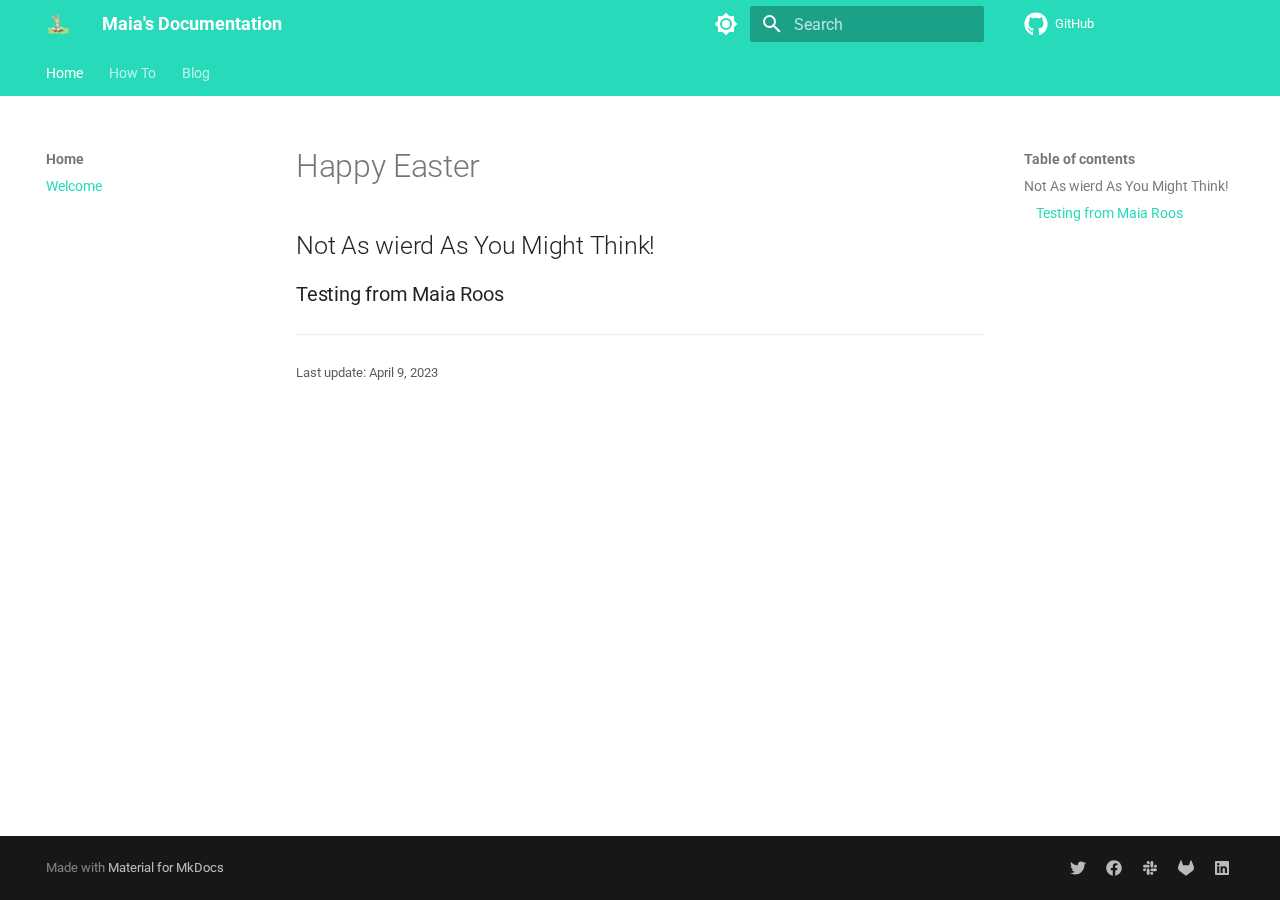
<file: index.html>
<!doctype html>
<html lang="en" class="no-js">
  <head>
    
      <meta charset="utf-8">
      <meta name="viewport" content="width=device-width,initial-scale=1">
      
      
      
      
      
        <link rel="next" href="how-to/how-to-guides/">
      
      <link rel="icon" href="doggy.png">
      <meta name="generator" content="mkdocs-1.4.2, mkdocs-material-9.1.6">
    
    
      
        <title>Welcome - Maia's Documentation</title>
      
    
    
      <link rel="stylesheet" href="assets/stylesheets/main.ded33207.min.css">
      
        
        <link rel="stylesheet" href="assets/stylesheets/palette.a0c5b2b5.min.css">
      
      

    
    
    
      
        
        
        <link rel="preconnect" href="https://fonts.gstatic.com" crossorigin>
        <link rel="stylesheet" href="https://fonts.googleapis.com/css?family=Roboto:300,300i,400,400i,700,700i%7CRoboto+Mono:400,400i,700,700i&display=fallback">
        <style>:root{--md-text-font:"Roboto";--md-code-font:"Roboto Mono"}</style>
      
    
    
      <link rel="stylesheet" href="extra.css">
    
    <script>__md_scope=new URL(".",location),__md_hash=e=>[...e].reduce((e,_)=>(e<<5)-e+_.charCodeAt(0),0),__md_get=(e,_=localStorage,t=__md_scope)=>JSON.parse(_.getItem(t.pathname+"."+e)),__md_set=(e,_,t=localStorage,a=__md_scope)=>{try{t.setItem(a.pathname+"."+e,JSON.stringify(_))}catch(e){}}</script>
    
      

    
    
    
  </head>
  
  
    
    
      
    
    
    
    
    <body dir="ltr" data-md-color-scheme="default" data-md-color-primary="" data-md-color-accent="">
  
    
    
      <script>var palette=__md_get("__palette");if(palette&&"object"==typeof palette.color)for(var key of Object.keys(palette.color))document.body.setAttribute("data-md-color-"+key,palette.color[key])</script>
    
    <input class="md-toggle" data-md-toggle="drawer" type="checkbox" id="__drawer" autocomplete="off">
    <input class="md-toggle" data-md-toggle="search" type="checkbox" id="__search" autocomplete="off">
    <label class="md-overlay" for="__drawer"></label>
    <div data-md-component="skip">
      
        
        <a href="#happy-easter" class="md-skip">
          Skip to content
        </a>
      
    </div>
    <div data-md-component="announce">
      
    </div>
    
    
      

<header class="md-header" data-md-component="header">
  <nav class="md-header__inner md-grid" aria-label="Header">
    <a href="." title="Maia&#39;s Documentation" class="md-header__button md-logo" aria-label="Maia's Documentation" data-md-component="logo">
      
  <img src="easterbunnie.png" alt="logo">

    </a>
    <label class="md-header__button md-icon" for="__drawer">
      <svg xmlns="http://www.w3.org/2000/svg" viewBox="0 0 24 24"><path d="M3 6h18v2H3V6m0 5h18v2H3v-2m0 5h18v2H3v-2Z"/></svg>
    </label>
    <div class="md-header__title" data-md-component="header-title">
      <div class="md-header__ellipsis">
        <div class="md-header__topic">
          <span class="md-ellipsis">
            Maia's Documentation
          </span>
        </div>
        <div class="md-header__topic" data-md-component="header-topic">
          <span class="md-ellipsis">
            
              Welcome
            
          </span>
        </div>
      </div>
    </div>
    
      <form class="md-header__option" data-md-component="palette">
        
          
          <input class="md-option" data-md-color-media="" data-md-color-scheme="default" data-md-color-primary="" data-md-color-accent=""  aria-label="Switch to dark mode"  type="radio" name="__palette" id="__palette_1">
          
            <label class="md-header__button md-icon" title="Switch to dark mode" for="__palette_2" hidden>
              <svg xmlns="http://www.w3.org/2000/svg" viewBox="0 0 24 24"><path d="M12 8a4 4 0 0 0-4 4 4 4 0 0 0 4 4 4 4 0 0 0 4-4 4 4 0 0 0-4-4m0 10a6 6 0 0 1-6-6 6 6 0 0 1 6-6 6 6 0 0 1 6 6 6 6 0 0 1-6 6m8-9.31V4h-4.69L12 .69 8.69 4H4v4.69L.69 12 4 15.31V20h4.69L12 23.31 15.31 20H20v-4.69L23.31 12 20 8.69Z"/></svg>
            </label>
          
        
          
          <input class="md-option" data-md-color-media="" data-md-color-scheme="slate" data-md-color-primary="" data-md-color-accent=""  aria-label="Switch to light mode"  type="radio" name="__palette" id="__palette_2">
          
            <label class="md-header__button md-icon" title="Switch to light mode" for="__palette_1" hidden>
              <svg xmlns="http://www.w3.org/2000/svg" viewBox="0 0 24 24"><path d="M12 18c-.89 0-1.74-.2-2.5-.55C11.56 16.5 13 14.42 13 12c0-2.42-1.44-4.5-3.5-5.45C10.26 6.2 11.11 6 12 6a6 6 0 0 1 6 6 6 6 0 0 1-6 6m8-9.31V4h-4.69L12 .69 8.69 4H4v4.69L.69 12 4 15.31V20h4.69L12 23.31 15.31 20H20v-4.69L23.31 12 20 8.69Z"/></svg>
            </label>
          
        
      </form>
    
    
    
      <label class="md-header__button md-icon" for="__search">
        <svg xmlns="http://www.w3.org/2000/svg" viewBox="0 0 24 24"><path d="M9.5 3A6.5 6.5 0 0 1 16 9.5c0 1.61-.59 3.09-1.56 4.23l.27.27h.79l5 5-1.5 1.5-5-5v-.79l-.27-.27A6.516 6.516 0 0 1 9.5 16 6.5 6.5 0 0 1 3 9.5 6.5 6.5 0 0 1 9.5 3m0 2C7 5 5 7 5 9.5S7 14 9.5 14 14 12 14 9.5 12 5 9.5 5Z"/></svg>
      </label>
      <div class="md-search" data-md-component="search" role="dialog">
  <label class="md-search__overlay" for="__search"></label>
  <div class="md-search__inner" role="search">
    <form class="md-search__form" name="search">
      <input type="text" class="md-search__input" name="query" aria-label="Search" placeholder="Search" autocapitalize="off" autocorrect="off" autocomplete="off" spellcheck="false" data-md-component="search-query" required>
      <label class="md-search__icon md-icon" for="__search">
        <svg xmlns="http://www.w3.org/2000/svg" viewBox="0 0 24 24"><path d="M9.5 3A6.5 6.5 0 0 1 16 9.5c0 1.61-.59 3.09-1.56 4.23l.27.27h.79l5 5-1.5 1.5-5-5v-.79l-.27-.27A6.516 6.516 0 0 1 9.5 16 6.5 6.5 0 0 1 3 9.5 6.5 6.5 0 0 1 9.5 3m0 2C7 5 5 7 5 9.5S7 14 9.5 14 14 12 14 9.5 12 5 9.5 5Z"/></svg>
        <svg xmlns="http://www.w3.org/2000/svg" viewBox="0 0 24 24"><path d="M20 11v2H8l5.5 5.5-1.42 1.42L4.16 12l7.92-7.92L13.5 5.5 8 11h12Z"/></svg>
      </label>
      <nav class="md-search__options" aria-label="Search">
        
        <button type="reset" class="md-search__icon md-icon" title="Clear" aria-label="Clear" tabindex="-1">
          <svg xmlns="http://www.w3.org/2000/svg" viewBox="0 0 24 24"><path d="M19 6.41 17.59 5 12 10.59 6.41 5 5 6.41 10.59 12 5 17.59 6.41 19 12 13.41 17.59 19 19 17.59 13.41 12 19 6.41Z"/></svg>
        </button>
      </nav>
      
    </form>
    <div class="md-search__output">
      <div class="md-search__scrollwrap" data-md-scrollfix>
        <div class="md-search-result" data-md-component="search-result">
          <div class="md-search-result__meta">
            Initializing search
          </div>
          <ol class="md-search-result__list" role="presentation"></ol>
        </div>
      </div>
    </div>
  </div>
</div>
    
    
      <div class="md-header__source">
        <a href="https://github.com/roostersa123/mkdocs" title="Go to repository" class="md-source" data-md-component="source">
  <div class="md-source__icon md-icon">
    
    <svg xmlns="http://www.w3.org/2000/svg" viewBox="0 0 496 512"><!--! Font Awesome Free 6.4.0 by @fontawesome - https://fontawesome.com License - https://fontawesome.com/license/free (Icons: CC BY 4.0, Fonts: SIL OFL 1.1, Code: MIT License) Copyright 2023 Fonticons, Inc.--><path d="M165.9 397.4c0 2-2.3 3.6-5.2 3.6-3.3.3-5.6-1.3-5.6-3.6 0-2 2.3-3.6 5.2-3.6 3-.3 5.6 1.3 5.6 3.6zm-31.1-4.5c-.7 2 1.3 4.3 4.3 4.9 2.6 1 5.6 0 6.2-2s-1.3-4.3-4.3-5.2c-2.6-.7-5.5.3-6.2 2.3zm44.2-1.7c-2.9.7-4.9 2.6-4.6 4.9.3 2 2.9 3.3 5.9 2.6 2.9-.7 4.9-2.6 4.6-4.6-.3-1.9-3-3.2-5.9-2.9zM244.8 8C106.1 8 0 113.3 0 252c0 110.9 69.8 205.8 169.5 239.2 12.8 2.3 17.3-5.6 17.3-12.1 0-6.2-.3-40.4-.3-61.4 0 0-70 15-84.7-29.8 0 0-11.4-29.1-27.8-36.6 0 0-22.9-15.7 1.6-15.4 0 0 24.9 2 38.6 25.8 21.9 38.6 58.6 27.5 72.9 20.9 2.3-16 8.8-27.1 16-33.7-55.9-6.2-112.3-14.3-112.3-110.5 0-27.5 7.6-41.3 23.6-58.9-2.6-6.5-11.1-33.3 2.6-67.9 20.9-6.5 69 27 69 27 20-5.6 41.5-8.5 62.8-8.5s42.8 2.9 62.8 8.5c0 0 48.1-33.6 69-27 13.7 34.7 5.2 61.4 2.6 67.9 16 17.7 25.8 31.5 25.8 58.9 0 96.5-58.9 104.2-114.8 110.5 9.2 7.9 17 22.9 17 46.4 0 33.7-.3 75.4-.3 83.6 0 6.5 4.6 14.4 17.3 12.1C428.2 457.8 496 362.9 496 252 496 113.3 383.5 8 244.8 8zM97.2 352.9c-1.3 1-1 3.3.7 5.2 1.6 1.6 3.9 2.3 5.2 1 1.3-1 1-3.3-.7-5.2-1.6-1.6-3.9-2.3-5.2-1zm-10.8-8.1c-.7 1.3.3 2.9 2.3 3.9 1.6 1 3.6.7 4.3-.7.7-1.3-.3-2.9-2.3-3.9-2-.6-3.6-.3-4.3.7zm32.4 35.6c-1.6 1.3-1 4.3 1.3 6.2 2.3 2.3 5.2 2.6 6.5 1 1.3-1.3.7-4.3-1.3-6.2-2.2-2.3-5.2-2.6-6.5-1zm-11.4-14.7c-1.6 1-1.6 3.6 0 5.9 1.6 2.3 4.3 3.3 5.6 2.3 1.6-1.3 1.6-3.9 0-6.2-1.4-2.3-4-3.3-5.6-2z"/></svg>
  </div>
  <div class="md-source__repository">
    GitHub
  </div>
</a>
      </div>
    
  </nav>
  
</header>
    
    <div class="md-container" data-md-component="container">
      
      
        
          
            
<nav class="md-tabs" aria-label="Tabs" data-md-component="tabs">
  <div class="md-grid">
    <ul class="md-tabs__list">
      
        
  
  
    
  


  
  
  
    <li class="md-tabs__item">
      <a href="." class="md-tabs__link md-tabs__link--active">
        Home
      </a>
    </li>
  

      
        
  
  


  
  
  
    <li class="md-tabs__item">
      <a href="how-to/how-to-guides/" class="md-tabs__link">
        How To
      </a>
    </li>
  

      
        
  
  


  
  
  
    <li class="md-tabs__item">
      <a href="blog/blog/" class="md-tabs__link">
        Blog
      </a>
    </li>
  

      
    </ul>
  </div>
</nav>
          
        
      
      <main class="md-main" data-md-component="main">
        <div class="md-main__inner md-grid">
          
            
              
              <div class="md-sidebar md-sidebar--primary" data-md-component="sidebar" data-md-type="navigation" >
                <div class="md-sidebar__scrollwrap">
                  <div class="md-sidebar__inner">
                    

  


<nav class="md-nav md-nav--primary md-nav--lifted" aria-label="Navigation" data-md-level="0">
  <label class="md-nav__title" for="__drawer">
    <a href="." title="Maia&#39;s Documentation" class="md-nav__button md-logo" aria-label="Maia's Documentation" data-md-component="logo">
      
  <img src="easterbunnie.png" alt="logo">

    </a>
    Maia's Documentation
  </label>
  
    <div class="md-nav__source">
      <a href="https://github.com/roostersa123/mkdocs" title="Go to repository" class="md-source" data-md-component="source">
  <div class="md-source__icon md-icon">
    
    <svg xmlns="http://www.w3.org/2000/svg" viewBox="0 0 496 512"><!--! Font Awesome Free 6.4.0 by @fontawesome - https://fontawesome.com License - https://fontawesome.com/license/free (Icons: CC BY 4.0, Fonts: SIL OFL 1.1, Code: MIT License) Copyright 2023 Fonticons, Inc.--><path d="M165.9 397.4c0 2-2.3 3.6-5.2 3.6-3.3.3-5.6-1.3-5.6-3.6 0-2 2.3-3.6 5.2-3.6 3-.3 5.6 1.3 5.6 3.6zm-31.1-4.5c-.7 2 1.3 4.3 4.3 4.9 2.6 1 5.6 0 6.2-2s-1.3-4.3-4.3-5.2c-2.6-.7-5.5.3-6.2 2.3zm44.2-1.7c-2.9.7-4.9 2.6-4.6 4.9.3 2 2.9 3.3 5.9 2.6 2.9-.7 4.9-2.6 4.6-4.6-.3-1.9-3-3.2-5.9-2.9zM244.8 8C106.1 8 0 113.3 0 252c0 110.9 69.8 205.8 169.5 239.2 12.8 2.3 17.3-5.6 17.3-12.1 0-6.2-.3-40.4-.3-61.4 0 0-70 15-84.7-29.8 0 0-11.4-29.1-27.8-36.6 0 0-22.9-15.7 1.6-15.4 0 0 24.9 2 38.6 25.8 21.9 38.6 58.6 27.5 72.9 20.9 2.3-16 8.8-27.1 16-33.7-55.9-6.2-112.3-14.3-112.3-110.5 0-27.5 7.6-41.3 23.6-58.9-2.6-6.5-11.1-33.3 2.6-67.9 20.9-6.5 69 27 69 27 20-5.6 41.5-8.5 62.8-8.5s42.8 2.9 62.8 8.5c0 0 48.1-33.6 69-27 13.7 34.7 5.2 61.4 2.6 67.9 16 17.7 25.8 31.5 25.8 58.9 0 96.5-58.9 104.2-114.8 110.5 9.2 7.9 17 22.9 17 46.4 0 33.7-.3 75.4-.3 83.6 0 6.5 4.6 14.4 17.3 12.1C428.2 457.8 496 362.9 496 252 496 113.3 383.5 8 244.8 8zM97.2 352.9c-1.3 1-1 3.3.7 5.2 1.6 1.6 3.9 2.3 5.2 1 1.3-1 1-3.3-.7-5.2-1.6-1.6-3.9-2.3-5.2-1zm-10.8-8.1c-.7 1.3.3 2.9 2.3 3.9 1.6 1 3.6.7 4.3-.7.7-1.3-.3-2.9-2.3-3.9-2-.6-3.6-.3-4.3.7zm32.4 35.6c-1.6 1.3-1 4.3 1.3 6.2 2.3 2.3 5.2 2.6 6.5 1 1.3-1.3.7-4.3-1.3-6.2-2.2-2.3-5.2-2.6-6.5-1zm-11.4-14.7c-1.6 1-1.6 3.6 0 5.9 1.6 2.3 4.3 3.3 5.6 2.3 1.6-1.3 1.6-3.9 0-6.2-1.4-2.3-4-3.3-5.6-2z"/></svg>
  </div>
  <div class="md-source__repository">
    GitHub
  </div>
</a>
    </div>
  
  <ul class="md-nav__list" data-md-scrollfix>
    
      
      
      

  
  
    
  
  
    
    <li class="md-nav__item md-nav__item--active md-nav__item--nested">
      
      
      
      
      <input class="md-nav__toggle md-toggle " type="checkbox" id="__nav_1" checked>
      
      
      
        <label class="md-nav__link" for="__nav_1" id="__nav_1_label" tabindex="0">
          Home
          <span class="md-nav__icon md-icon"></span>
        </label>
      
      <nav class="md-nav" data-md-level="1" aria-labelledby="__nav_1_label" aria-expanded="true">
        <label class="md-nav__title" for="__nav_1">
          <span class="md-nav__icon md-icon"></span>
          Home
        </label>
        <ul class="md-nav__list" data-md-scrollfix>
          
            
              
  
  
    
  
  
    <li class="md-nav__item md-nav__item--active">
      
      <input class="md-nav__toggle md-toggle" type="checkbox" id="__toc">
      
      
        
      
      
        <label class="md-nav__link md-nav__link--active" for="__toc">
          Welcome
          <span class="md-nav__icon md-icon"></span>
        </label>
      
      <a href="." class="md-nav__link md-nav__link--active">
        Welcome
      </a>
      
        

<nav class="md-nav md-nav--secondary" aria-label="Table of contents">
  
  
  
    
  
  
    <label class="md-nav__title" for="__toc">
      <span class="md-nav__icon md-icon"></span>
      Table of contents
    </label>
    <ul class="md-nav__list" data-md-component="toc" data-md-scrollfix>
      
        <li class="md-nav__item">
  <a href="#not-as-wierd-as-you-might-think" class="md-nav__link">
    Not As wierd As You Might Think!
  </a>
  
    <nav class="md-nav" aria-label="Not As wierd As You Might Think!">
      <ul class="md-nav__list">
        
          <li class="md-nav__item">
  <a href="#testing-from-maia-roos" class="md-nav__link">
    Testing from Maia Roos
  </a>
  
</li>
        
      </ul>
    </nav>
  
</li>
      
    </ul>
  
</nav>
      
    </li>
  

            
          
        </ul>
      </nav>
    </li>
  

    
      
      
      

  
  
  
    
    <li class="md-nav__item md-nav__item--nested">
      
      
      
      
      <input class="md-nav__toggle md-toggle " type="checkbox" id="__nav_2" >
      
      
      
        <label class="md-nav__link" for="__nav_2" id="__nav_2_label" tabindex="0">
          How To
          <span class="md-nav__icon md-icon"></span>
        </label>
      
      <nav class="md-nav" data-md-level="1" aria-labelledby="__nav_2_label" aria-expanded="false">
        <label class="md-nav__title" for="__nav_2">
          <span class="md-nav__icon md-icon"></span>
          How To
        </label>
        <ul class="md-nav__list" data-md-scrollfix>
          
            
              
  
  
  
    <li class="md-nav__item">
      <a href="how-to/how-to-guides/" class="md-nav__link">
        Guides
      </a>
    </li>
  

            
          
            
              
  
  
  
    <li class="md-nav__item">
      <a href="how-to/gettingstarted/" class="md-nav__link">
        Getting Started
      </a>
    </li>
  

            
          
            
              
  
  
  
    <li class="md-nav__item">
      <a href="how-to/change-logo/" class="md-nav__link">
        Change Logo
      </a>
    </li>
  

            
          
        </ul>
      </nav>
    </li>
  

    
      
      
      

  
  
  
    
    <li class="md-nav__item md-nav__item--nested">
      
      
      
      
      <input class="md-nav__toggle md-toggle " type="checkbox" id="__nav_3" >
      
      
      
        <label class="md-nav__link" for="__nav_3" id="__nav_3_label" tabindex="0">
          Blog
          <span class="md-nav__icon md-icon"></span>
        </label>
      
      <nav class="md-nav" data-md-level="1" aria-labelledby="__nav_3_label" aria-expanded="false">
        <label class="md-nav__title" for="__nav_3">
          <span class="md-nav__icon md-icon"></span>
          Blog
        </label>
        <ul class="md-nav__list" data-md-scrollfix>
          
            
              
  
  
  
    <li class="md-nav__item">
      <a href="blog/blog/" class="md-nav__link">
        Blog
      </a>
    </li>
  

            
          
        </ul>
      </nav>
    </li>
  

    
  </ul>
</nav>
                  </div>
                </div>
              </div>
            
            
              
              <div class="md-sidebar md-sidebar--secondary" data-md-component="sidebar" data-md-type="toc" >
                <div class="md-sidebar__scrollwrap">
                  <div class="md-sidebar__inner">
                    

<nav class="md-nav md-nav--secondary" aria-label="Table of contents">
  
  
  
    
  
  
    <label class="md-nav__title" for="__toc">
      <span class="md-nav__icon md-icon"></span>
      Table of contents
    </label>
    <ul class="md-nav__list" data-md-component="toc" data-md-scrollfix>
      
        <li class="md-nav__item">
  <a href="#not-as-wierd-as-you-might-think" class="md-nav__link">
    Not As wierd As You Might Think!
  </a>
  
    <nav class="md-nav" aria-label="Not As wierd As You Might Think!">
      <ul class="md-nav__list">
        
          <li class="md-nav__item">
  <a href="#testing-from-maia-roos" class="md-nav__link">
    Testing from Maia Roos
  </a>
  
</li>
        
      </ul>
    </nav>
  
</li>
      
    </ul>
  
</nav>
                  </div>
                </div>
              </div>
            
          
          
            <div class="md-content" data-md-component="content">
              <article class="md-content__inner md-typeset">
                
                  

  
  


<h1 id="happy-easter">Happy Easter</h1>
<h2 id="not-as-wierd-as-you-might-think">Not As wierd As You Might Think!</h2>
<h3 id="testing-from-maia-roos">Testing from Maia Roos</h3>

  <hr>
<div class="md-source-file">
  <small>
    
      Last update:
      <span class="git-revision-date-localized-plugin git-revision-date-localized-plugin-date">April 9, 2023</span>
      
    
  </small>
</div>





                
              </article>
            </div>
          
          
        </div>
        
      </main>
      
        <footer class="md-footer">
  
  <div class="md-footer-meta md-typeset">
    <div class="md-footer-meta__inner md-grid">
      <div class="md-copyright">
  
  
    Made with
    <a href="https://squidfunk.github.io/mkdocs-material/" target="_blank" rel="noopener">
      Material for MkDocs
    </a>
  
</div>
      
        <div class="md-social">
  
    
    
    
    
      
      
    
    <a href="https://www.maiaroos.com" target="_blank" rel="noopener" title="www.maiaroos.com" class="md-social__link">
      <svg xmlns="http://www.w3.org/2000/svg" viewBox="0 0 512 512"><!--! Font Awesome Free 6.4.0 by @fontawesome - https://fontawesome.com License - https://fontawesome.com/license/free (Icons: CC BY 4.0, Fonts: SIL OFL 1.1, Code: MIT License) Copyright 2023 Fonticons, Inc.--><path d="M459.37 151.716c.325 4.548.325 9.097.325 13.645 0 138.72-105.583 298.558-298.558 298.558-59.452 0-114.68-17.219-161.137-47.106 8.447.974 16.568 1.299 25.34 1.299 49.055 0 94.213-16.568 130.274-44.832-46.132-.975-84.792-31.188-98.112-72.772 6.498.974 12.995 1.624 19.818 1.624 9.421 0 18.843-1.3 27.614-3.573-48.081-9.747-84.143-51.98-84.143-102.985v-1.299c13.969 7.797 30.214 12.67 47.431 13.319-28.264-18.843-46.781-51.005-46.781-87.391 0-19.492 5.197-37.36 14.294-52.954 51.655 63.675 129.3 105.258 216.365 109.807-1.624-7.797-2.599-15.918-2.599-24.04 0-57.828 46.782-104.934 104.934-104.934 30.213 0 57.502 12.67 76.67 33.137 23.715-4.548 46.456-13.32 66.599-25.34-7.798 24.366-24.366 44.833-46.132 57.827 21.117-2.273 41.584-8.122 60.426-16.243-14.292 20.791-32.161 39.308-52.628 54.253z"/></svg>
    </a>
  
    
    
    
    
      
      
    
    <a href="https://www.maiaroos.com" target="_blank" rel="noopener" title="www.maiaroos.com" class="md-social__link">
      <svg xmlns="http://www.w3.org/2000/svg" viewBox="0 0 512 512"><!--! Font Awesome Free 6.4.0 by @fontawesome - https://fontawesome.com License - https://fontawesome.com/license/free (Icons: CC BY 4.0, Fonts: SIL OFL 1.1, Code: MIT License) Copyright 2023 Fonticons, Inc.--><path d="M504 256C504 119 393 8 256 8S8 119 8 256c0 123.78 90.69 226.38 209.25 245V327.69h-63V256h63v-54.64c0-62.15 37-96.48 93.67-96.48 27.14 0 55.52 4.84 55.52 4.84v61h-31.28c-30.8 0-40.41 19.12-40.41 38.73V256h68.78l-11 71.69h-57.78V501C413.31 482.38 504 379.78 504 256z"/></svg>
    </a>
  
    
    
    
    
      
      
    
    <a href="https://www.maiaroos.com" target="_blank" rel="noopener" title="www.maiaroos.com" class="md-social__link">
      <svg xmlns="http://www.w3.org/2000/svg" viewBox="0 0 448 512"><!--! Font Awesome Free 6.4.0 by @fontawesome - https://fontawesome.com License - https://fontawesome.com/license/free (Icons: CC BY 4.0, Fonts: SIL OFL 1.1, Code: MIT License) Copyright 2023 Fonticons, Inc.--><path d="M94.12 315.1c0 25.9-21.16 47.06-47.06 47.06S0 341 0 315.1c0-25.9 21.16-47.06 47.06-47.06h47.06v47.06zm23.72 0c0-25.9 21.16-47.06 47.06-47.06s47.06 21.16 47.06 47.06v117.84c0 25.9-21.16 47.06-47.06 47.06s-47.06-21.16-47.06-47.06V315.1zm47.06-188.98c-25.9 0-47.06-21.16-47.06-47.06S139 32 164.9 32s47.06 21.16 47.06 47.06v47.06H164.9zm0 23.72c25.9 0 47.06 21.16 47.06 47.06s-21.16 47.06-47.06 47.06H47.06C21.16 243.96 0 222.8 0 196.9s21.16-47.06 47.06-47.06H164.9zm188.98 47.06c0-25.9 21.16-47.06 47.06-47.06 25.9 0 47.06 21.16 47.06 47.06s-21.16 47.06-47.06 47.06h-47.06V196.9zm-23.72 0c0 25.9-21.16 47.06-47.06 47.06-25.9 0-47.06-21.16-47.06-47.06V79.06c0-25.9 21.16-47.06 47.06-47.06 25.9 0 47.06 21.16 47.06 47.06V196.9zM283.1 385.88c25.9 0 47.06 21.16 47.06 47.06 0 25.9-21.16 47.06-47.06 47.06-25.9 0-47.06-21.16-47.06-47.06v-47.06h47.06zm0-23.72c-25.9 0-47.06-21.16-47.06-47.06 0-25.9 21.16-47.06 47.06-47.06h117.84c25.9 0 47.06 21.16 47.06 47.06 0 25.9-21.16 47.06-47.06 47.06H283.1z"/></svg>
    </a>
  
    
    
    
    
      
      
    
    <a href="https://www.maiaroos.com" target="_blank" rel="noopener" title="www.maiaroos.com" class="md-social__link">
      <svg xmlns="http://www.w3.org/2000/svg" viewBox="0 0 512 512"><!--! Font Awesome Free 6.4.0 by @fontawesome - https://fontawesome.com License - https://fontawesome.com/license/free (Icons: CC BY 4.0, Fonts: SIL OFL 1.1, Code: MIT License) Copyright 2023 Fonticons, Inc.--><path d="m503.5 204.6-.7-1.8-69.7-181.78c-1.4-3.57-3.9-6.59-7.2-8.64-2.4-1.55-5.1-2.515-8-2.81-2.9-.295-5.7.083-8.4 1.11-2.7 1.02-5.1 2.66-7.1 4.78-1.9 2.12-3.3 4.67-4.1 7.44l-47 144H160.8l-47.1-144c-.8-2.77-2.2-5.31-4.1-7.43-2-2.12-4.4-3.75-7.1-4.77a18.1 18.1 0 0 0-8.38-1.113 18.4 18.4 0 0 0-8.04 2.793 18.09 18.09 0 0 0-7.16 8.64L9.267 202.8l-.724 1.8a129.57 129.57 0 0 0-3.52 82c7.747 26.9 24.047 50.7 46.447 67.6l.27.2.59.4 105.97 79.5 52.6 39.7 32 24.2c3.7 1.9 8.3 4.3 13 4.3 4.7 0 9.3-2.4 13-4.3l32-24.2 52.6-39.7 106.7-79.9.3-.3c22.4-16.9 38.7-40.6 45.6-67.5 8.6-27 7.4-55.8-2.6-82z"/></svg>
    </a>
  
    
    
    
    
      
      
    
    <a href="https://www.maiaroos.com" target="_blank" rel="noopener" title="www.maiaroos.com" class="md-social__link">
      <svg xmlns="http://www.w3.org/2000/svg" viewBox="0 0 448 512"><!--! Font Awesome Free 6.4.0 by @fontawesome - https://fontawesome.com License - https://fontawesome.com/license/free (Icons: CC BY 4.0, Fonts: SIL OFL 1.1, Code: MIT License) Copyright 2023 Fonticons, Inc.--><path d="M416 32H31.9C14.3 32 0 46.5 0 64.3v383.4C0 465.5 14.3 480 31.9 480H416c17.6 0 32-14.5 32-32.3V64.3c0-17.8-14.4-32.3-32-32.3zM135.4 416H69V202.2h66.5V416zm-33.2-243c-21.3 0-38.5-17.3-38.5-38.5S80.9 96 102.2 96c21.2 0 38.5 17.3 38.5 38.5 0 21.3-17.2 38.5-38.5 38.5zm282.1 243h-66.4V312c0-24.8-.5-56.7-34.5-56.7-34.6 0-39.9 27-39.9 54.9V416h-66.4V202.2h63.7v29.2h.9c8.9-16.8 30.6-34.5 62.9-34.5 67.2 0 79.7 44.3 79.7 101.9V416z"/></svg>
    </a>
  
</div>
      
    </div>
  </div>
</footer>
      
    </div>
    <div class="md-dialog" data-md-component="dialog">
      <div class="md-dialog__inner md-typeset"></div>
    </div>
    
    <script id="__config" type="application/json">{"base": ".", "features": ["navigation.tabs"], "search": "assets/javascripts/workers/search.208ed371.min.js", "translations": {"clipboard.copied": "Copied to clipboard", "clipboard.copy": "Copy to clipboard", "search.result.more.one": "1 more on this page", "search.result.more.other": "# more on this page", "search.result.none": "No matching documents", "search.result.one": "1 matching document", "search.result.other": "# matching documents", "search.result.placeholder": "Type to start searching", "search.result.term.missing": "Missing", "select.version": "Select version"}}</script>
    
    
      <script src="assets/javascripts/bundle.51198bba.min.js"></script>
      
    
  </body>
</html>
</file>
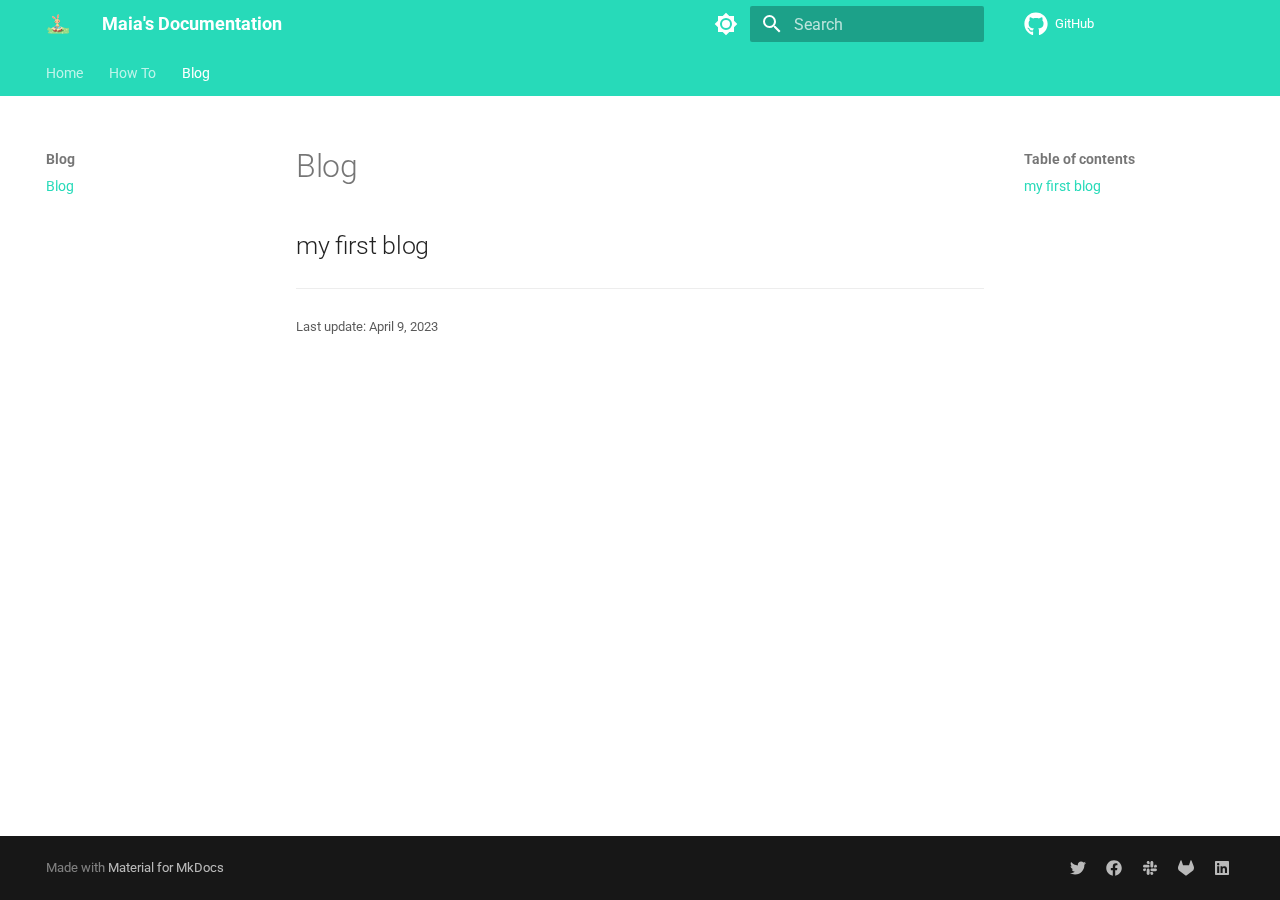
<file: blog/blog/index.html>
<!doctype html>
<html lang="en" class="no-js">
  <head>
    
      <meta charset="utf-8">
      <meta name="viewport" content="width=device-width,initial-scale=1">
      
      
      
      
        <link rel="prev" href="../../how-to/change-logo/">
      
      
      <link rel="icon" href="../../doggy.png">
      <meta name="generator" content="mkdocs-1.4.2, mkdocs-material-9.1.6">
    
    
      
        <title>Blog - Maia's Documentation</title>
      
    
    
      <link rel="stylesheet" href="../../assets/stylesheets/main.ded33207.min.css">
      
        
        <link rel="stylesheet" href="../../assets/stylesheets/palette.a0c5b2b5.min.css">
      
      

    
    
    
      
        
        
        <link rel="preconnect" href="https://fonts.gstatic.com" crossorigin>
        <link rel="stylesheet" href="https://fonts.googleapis.com/css?family=Roboto:300,300i,400,400i,700,700i%7CRoboto+Mono:400,400i,700,700i&display=fallback">
        <style>:root{--md-text-font:"Roboto";--md-code-font:"Roboto Mono"}</style>
      
    
    
      <link rel="stylesheet" href="../../extra.css">
    
    <script>__md_scope=new URL("../..",location),__md_hash=e=>[...e].reduce((e,_)=>(e<<5)-e+_.charCodeAt(0),0),__md_get=(e,_=localStorage,t=__md_scope)=>JSON.parse(_.getItem(t.pathname+"."+e)),__md_set=(e,_,t=localStorage,a=__md_scope)=>{try{t.setItem(a.pathname+"."+e,JSON.stringify(_))}catch(e){}}</script>
    
      

    
    
    
  </head>
  
  
    
    
      
    
    
    
    
    <body dir="ltr" data-md-color-scheme="default" data-md-color-primary="" data-md-color-accent="">
  
    
    
      <script>var palette=__md_get("__palette");if(palette&&"object"==typeof palette.color)for(var key of Object.keys(palette.color))document.body.setAttribute("data-md-color-"+key,palette.color[key])</script>
    
    <input class="md-toggle" data-md-toggle="drawer" type="checkbox" id="__drawer" autocomplete="off">
    <input class="md-toggle" data-md-toggle="search" type="checkbox" id="__search" autocomplete="off">
    <label class="md-overlay" for="__drawer"></label>
    <div data-md-component="skip">
      
        
        <a href="#blog" class="md-skip">
          Skip to content
        </a>
      
    </div>
    <div data-md-component="announce">
      
    </div>
    
    
      

<header class="md-header" data-md-component="header">
  <nav class="md-header__inner md-grid" aria-label="Header">
    <a href="../.." title="Maia&#39;s Documentation" class="md-header__button md-logo" aria-label="Maia's Documentation" data-md-component="logo">
      
  <img src="../../easterbunnie.png" alt="logo">

    </a>
    <label class="md-header__button md-icon" for="__drawer">
      <svg xmlns="http://www.w3.org/2000/svg" viewBox="0 0 24 24"><path d="M3 6h18v2H3V6m0 5h18v2H3v-2m0 5h18v2H3v-2Z"/></svg>
    </label>
    <div class="md-header__title" data-md-component="header-title">
      <div class="md-header__ellipsis">
        <div class="md-header__topic">
          <span class="md-ellipsis">
            Maia's Documentation
          </span>
        </div>
        <div class="md-header__topic" data-md-component="header-topic">
          <span class="md-ellipsis">
            
              Blog
            
          </span>
        </div>
      </div>
    </div>
    
      <form class="md-header__option" data-md-component="palette">
        
          
          <input class="md-option" data-md-color-media="" data-md-color-scheme="default" data-md-color-primary="" data-md-color-accent=""  aria-label="Switch to dark mode"  type="radio" name="__palette" id="__palette_1">
          
            <label class="md-header__button md-icon" title="Switch to dark mode" for="__palette_2" hidden>
              <svg xmlns="http://www.w3.org/2000/svg" viewBox="0 0 24 24"><path d="M12 8a4 4 0 0 0-4 4 4 4 0 0 0 4 4 4 4 0 0 0 4-4 4 4 0 0 0-4-4m0 10a6 6 0 0 1-6-6 6 6 0 0 1 6-6 6 6 0 0 1 6 6 6 6 0 0 1-6 6m8-9.31V4h-4.69L12 .69 8.69 4H4v4.69L.69 12 4 15.31V20h4.69L12 23.31 15.31 20H20v-4.69L23.31 12 20 8.69Z"/></svg>
            </label>
          
        
          
          <input class="md-option" data-md-color-media="" data-md-color-scheme="slate" data-md-color-primary="" data-md-color-accent=""  aria-label="Switch to light mode"  type="radio" name="__palette" id="__palette_2">
          
            <label class="md-header__button md-icon" title="Switch to light mode" for="__palette_1" hidden>
              <svg xmlns="http://www.w3.org/2000/svg" viewBox="0 0 24 24"><path d="M12 18c-.89 0-1.74-.2-2.5-.55C11.56 16.5 13 14.42 13 12c0-2.42-1.44-4.5-3.5-5.45C10.26 6.2 11.11 6 12 6a6 6 0 0 1 6 6 6 6 0 0 1-6 6m8-9.31V4h-4.69L12 .69 8.69 4H4v4.69L.69 12 4 15.31V20h4.69L12 23.31 15.31 20H20v-4.69L23.31 12 20 8.69Z"/></svg>
            </label>
          
        
      </form>
    
    
    
      <label class="md-header__button md-icon" for="__search">
        <svg xmlns="http://www.w3.org/2000/svg" viewBox="0 0 24 24"><path d="M9.5 3A6.5 6.5 0 0 1 16 9.5c0 1.61-.59 3.09-1.56 4.23l.27.27h.79l5 5-1.5 1.5-5-5v-.79l-.27-.27A6.516 6.516 0 0 1 9.5 16 6.5 6.5 0 0 1 3 9.5 6.5 6.5 0 0 1 9.5 3m0 2C7 5 5 7 5 9.5S7 14 9.5 14 14 12 14 9.5 12 5 9.5 5Z"/></svg>
      </label>
      <div class="md-search" data-md-component="search" role="dialog">
  <label class="md-search__overlay" for="__search"></label>
  <div class="md-search__inner" role="search">
    <form class="md-search__form" name="search">
      <input type="text" class="md-search__input" name="query" aria-label="Search" placeholder="Search" autocapitalize="off" autocorrect="off" autocomplete="off" spellcheck="false" data-md-component="search-query" required>
      <label class="md-search__icon md-icon" for="__search">
        <svg xmlns="http://www.w3.org/2000/svg" viewBox="0 0 24 24"><path d="M9.5 3A6.5 6.5 0 0 1 16 9.5c0 1.61-.59 3.09-1.56 4.23l.27.27h.79l5 5-1.5 1.5-5-5v-.79l-.27-.27A6.516 6.516 0 0 1 9.5 16 6.5 6.5 0 0 1 3 9.5 6.5 6.5 0 0 1 9.5 3m0 2C7 5 5 7 5 9.5S7 14 9.5 14 14 12 14 9.5 12 5 9.5 5Z"/></svg>
        <svg xmlns="http://www.w3.org/2000/svg" viewBox="0 0 24 24"><path d="M20 11v2H8l5.5 5.5-1.42 1.42L4.16 12l7.92-7.92L13.5 5.5 8 11h12Z"/></svg>
      </label>
      <nav class="md-search__options" aria-label="Search">
        
        <button type="reset" class="md-search__icon md-icon" title="Clear" aria-label="Clear" tabindex="-1">
          <svg xmlns="http://www.w3.org/2000/svg" viewBox="0 0 24 24"><path d="M19 6.41 17.59 5 12 10.59 6.41 5 5 6.41 10.59 12 5 17.59 6.41 19 12 13.41 17.59 19 19 17.59 13.41 12 19 6.41Z"/></svg>
        </button>
      </nav>
      
    </form>
    <div class="md-search__output">
      <div class="md-search__scrollwrap" data-md-scrollfix>
        <div class="md-search-result" data-md-component="search-result">
          <div class="md-search-result__meta">
            Initializing search
          </div>
          <ol class="md-search-result__list" role="presentation"></ol>
        </div>
      </div>
    </div>
  </div>
</div>
    
    
      <div class="md-header__source">
        <a href="https://github.com/roostersa123/mkdocs" title="Go to repository" class="md-source" data-md-component="source">
  <div class="md-source__icon md-icon">
    
    <svg xmlns="http://www.w3.org/2000/svg" viewBox="0 0 496 512"><!--! Font Awesome Free 6.4.0 by @fontawesome - https://fontawesome.com License - https://fontawesome.com/license/free (Icons: CC BY 4.0, Fonts: SIL OFL 1.1, Code: MIT License) Copyright 2023 Fonticons, Inc.--><path d="M165.9 397.4c0 2-2.3 3.6-5.2 3.6-3.3.3-5.6-1.3-5.6-3.6 0-2 2.3-3.6 5.2-3.6 3-.3 5.6 1.3 5.6 3.6zm-31.1-4.5c-.7 2 1.3 4.3 4.3 4.9 2.6 1 5.6 0 6.2-2s-1.3-4.3-4.3-5.2c-2.6-.7-5.5.3-6.2 2.3zm44.2-1.7c-2.9.7-4.9 2.6-4.6 4.9.3 2 2.9 3.3 5.9 2.6 2.9-.7 4.9-2.6 4.6-4.6-.3-1.9-3-3.2-5.9-2.9zM244.8 8C106.1 8 0 113.3 0 252c0 110.9 69.8 205.8 169.5 239.2 12.8 2.3 17.3-5.6 17.3-12.1 0-6.2-.3-40.4-.3-61.4 0 0-70 15-84.7-29.8 0 0-11.4-29.1-27.8-36.6 0 0-22.9-15.7 1.6-15.4 0 0 24.9 2 38.6 25.8 21.9 38.6 58.6 27.5 72.9 20.9 2.3-16 8.8-27.1 16-33.7-55.9-6.2-112.3-14.3-112.3-110.5 0-27.5 7.6-41.3 23.6-58.9-2.6-6.5-11.1-33.3 2.6-67.9 20.9-6.5 69 27 69 27 20-5.6 41.5-8.5 62.8-8.5s42.8 2.9 62.8 8.5c0 0 48.1-33.6 69-27 13.7 34.7 5.2 61.4 2.6 67.9 16 17.7 25.8 31.5 25.8 58.9 0 96.5-58.9 104.2-114.8 110.5 9.2 7.9 17 22.9 17 46.4 0 33.7-.3 75.4-.3 83.6 0 6.5 4.6 14.4 17.3 12.1C428.2 457.8 496 362.9 496 252 496 113.3 383.5 8 244.8 8zM97.2 352.9c-1.3 1-1 3.3.7 5.2 1.6 1.6 3.9 2.3 5.2 1 1.3-1 1-3.3-.7-5.2-1.6-1.6-3.9-2.3-5.2-1zm-10.8-8.1c-.7 1.3.3 2.9 2.3 3.9 1.6 1 3.6.7 4.3-.7.7-1.3-.3-2.9-2.3-3.9-2-.6-3.6-.3-4.3.7zm32.4 35.6c-1.6 1.3-1 4.3 1.3 6.2 2.3 2.3 5.2 2.6 6.5 1 1.3-1.3.7-4.3-1.3-6.2-2.2-2.3-5.2-2.6-6.5-1zm-11.4-14.7c-1.6 1-1.6 3.6 0 5.9 1.6 2.3 4.3 3.3 5.6 2.3 1.6-1.3 1.6-3.9 0-6.2-1.4-2.3-4-3.3-5.6-2z"/></svg>
  </div>
  <div class="md-source__repository">
    GitHub
  </div>
</a>
      </div>
    
  </nav>
  
</header>
    
    <div class="md-container" data-md-component="container">
      
      
        
          
            
<nav class="md-tabs" aria-label="Tabs" data-md-component="tabs">
  <div class="md-grid">
    <ul class="md-tabs__list">
      
        
  
  


  
  
  
    <li class="md-tabs__item">
      <a href="../.." class="md-tabs__link">
        Home
      </a>
    </li>
  

      
        
  
  


  
  
  
    <li class="md-tabs__item">
      <a href="../../how-to/how-to-guides/" class="md-tabs__link">
        How To
      </a>
    </li>
  

      
        
  
  
    
  


  
  
  
    <li class="md-tabs__item">
      <a href="./" class="md-tabs__link md-tabs__link--active">
        Blog
      </a>
    </li>
  

      
    </ul>
  </div>
</nav>
          
        
      
      <main class="md-main" data-md-component="main">
        <div class="md-main__inner md-grid">
          
            
              
              <div class="md-sidebar md-sidebar--primary" data-md-component="sidebar" data-md-type="navigation" >
                <div class="md-sidebar__scrollwrap">
                  <div class="md-sidebar__inner">
                    

  


<nav class="md-nav md-nav--primary md-nav--lifted" aria-label="Navigation" data-md-level="0">
  <label class="md-nav__title" for="__drawer">
    <a href="../.." title="Maia&#39;s Documentation" class="md-nav__button md-logo" aria-label="Maia's Documentation" data-md-component="logo">
      
  <img src="../../easterbunnie.png" alt="logo">

    </a>
    Maia's Documentation
  </label>
  
    <div class="md-nav__source">
      <a href="https://github.com/roostersa123/mkdocs" title="Go to repository" class="md-source" data-md-component="source">
  <div class="md-source__icon md-icon">
    
    <svg xmlns="http://www.w3.org/2000/svg" viewBox="0 0 496 512"><!--! Font Awesome Free 6.4.0 by @fontawesome - https://fontawesome.com License - https://fontawesome.com/license/free (Icons: CC BY 4.0, Fonts: SIL OFL 1.1, Code: MIT License) Copyright 2023 Fonticons, Inc.--><path d="M165.9 397.4c0 2-2.3 3.6-5.2 3.6-3.3.3-5.6-1.3-5.6-3.6 0-2 2.3-3.6 5.2-3.6 3-.3 5.6 1.3 5.6 3.6zm-31.1-4.5c-.7 2 1.3 4.3 4.3 4.9 2.6 1 5.6 0 6.2-2s-1.3-4.3-4.3-5.2c-2.6-.7-5.5.3-6.2 2.3zm44.2-1.7c-2.9.7-4.9 2.6-4.6 4.9.3 2 2.9 3.3 5.9 2.6 2.9-.7 4.9-2.6 4.6-4.6-.3-1.9-3-3.2-5.9-2.9zM244.8 8C106.1 8 0 113.3 0 252c0 110.9 69.8 205.8 169.5 239.2 12.8 2.3 17.3-5.6 17.3-12.1 0-6.2-.3-40.4-.3-61.4 0 0-70 15-84.7-29.8 0 0-11.4-29.1-27.8-36.6 0 0-22.9-15.7 1.6-15.4 0 0 24.9 2 38.6 25.8 21.9 38.6 58.6 27.5 72.9 20.9 2.3-16 8.8-27.1 16-33.7-55.9-6.2-112.3-14.3-112.3-110.5 0-27.5 7.6-41.3 23.6-58.9-2.6-6.5-11.1-33.3 2.6-67.9 20.9-6.5 69 27 69 27 20-5.6 41.5-8.5 62.8-8.5s42.8 2.9 62.8 8.5c0 0 48.1-33.6 69-27 13.7 34.7 5.2 61.4 2.6 67.9 16 17.7 25.8 31.5 25.8 58.9 0 96.5-58.9 104.2-114.8 110.5 9.2 7.9 17 22.9 17 46.4 0 33.7-.3 75.4-.3 83.6 0 6.5 4.6 14.4 17.3 12.1C428.2 457.8 496 362.9 496 252 496 113.3 383.5 8 244.8 8zM97.2 352.9c-1.3 1-1 3.3.7 5.2 1.6 1.6 3.9 2.3 5.2 1 1.3-1 1-3.3-.7-5.2-1.6-1.6-3.9-2.3-5.2-1zm-10.8-8.1c-.7 1.3.3 2.9 2.3 3.9 1.6 1 3.6.7 4.3-.7.7-1.3-.3-2.9-2.3-3.9-2-.6-3.6-.3-4.3.7zm32.4 35.6c-1.6 1.3-1 4.3 1.3 6.2 2.3 2.3 5.2 2.6 6.5 1 1.3-1.3.7-4.3-1.3-6.2-2.2-2.3-5.2-2.6-6.5-1zm-11.4-14.7c-1.6 1-1.6 3.6 0 5.9 1.6 2.3 4.3 3.3 5.6 2.3 1.6-1.3 1.6-3.9 0-6.2-1.4-2.3-4-3.3-5.6-2z"/></svg>
  </div>
  <div class="md-source__repository">
    GitHub
  </div>
</a>
    </div>
  
  <ul class="md-nav__list" data-md-scrollfix>
    
      
      
      

  
  
  
    
    <li class="md-nav__item md-nav__item--nested">
      
      
      
      
      <input class="md-nav__toggle md-toggle " type="checkbox" id="__nav_1" >
      
      
      
        <label class="md-nav__link" for="__nav_1" id="__nav_1_label" tabindex="0">
          Home
          <span class="md-nav__icon md-icon"></span>
        </label>
      
      <nav class="md-nav" data-md-level="1" aria-labelledby="__nav_1_label" aria-expanded="false">
        <label class="md-nav__title" for="__nav_1">
          <span class="md-nav__icon md-icon"></span>
          Home
        </label>
        <ul class="md-nav__list" data-md-scrollfix>
          
            
              
  
  
  
    <li class="md-nav__item">
      <a href="../.." class="md-nav__link">
        Welcome
      </a>
    </li>
  

            
          
        </ul>
      </nav>
    </li>
  

    
      
      
      

  
  
  
    
    <li class="md-nav__item md-nav__item--nested">
      
      
      
      
      <input class="md-nav__toggle md-toggle " type="checkbox" id="__nav_2" >
      
      
      
        <label class="md-nav__link" for="__nav_2" id="__nav_2_label" tabindex="0">
          How To
          <span class="md-nav__icon md-icon"></span>
        </label>
      
      <nav class="md-nav" data-md-level="1" aria-labelledby="__nav_2_label" aria-expanded="false">
        <label class="md-nav__title" for="__nav_2">
          <span class="md-nav__icon md-icon"></span>
          How To
        </label>
        <ul class="md-nav__list" data-md-scrollfix>
          
            
              
  
  
  
    <li class="md-nav__item">
      <a href="../../how-to/how-to-guides/" class="md-nav__link">
        Guides
      </a>
    </li>
  

            
          
            
              
  
  
  
    <li class="md-nav__item">
      <a href="../../how-to/gettingstarted/" class="md-nav__link">
        Getting Started
      </a>
    </li>
  

            
          
            
              
  
  
  
    <li class="md-nav__item">
      <a href="../../how-to/change-logo/" class="md-nav__link">
        Change Logo
      </a>
    </li>
  

            
          
        </ul>
      </nav>
    </li>
  

    
      
      
      

  
  
    
  
  
    
    <li class="md-nav__item md-nav__item--active md-nav__item--nested">
      
      
      
      
      <input class="md-nav__toggle md-toggle " type="checkbox" id="__nav_3" checked>
      
      
      
        <label class="md-nav__link" for="__nav_3" id="__nav_3_label" tabindex="0">
          Blog
          <span class="md-nav__icon md-icon"></span>
        </label>
      
      <nav class="md-nav" data-md-level="1" aria-labelledby="__nav_3_label" aria-expanded="true">
        <label class="md-nav__title" for="__nav_3">
          <span class="md-nav__icon md-icon"></span>
          Blog
        </label>
        <ul class="md-nav__list" data-md-scrollfix>
          
            
              
  
  
    
  
  
    <li class="md-nav__item md-nav__item--active">
      
      <input class="md-nav__toggle md-toggle" type="checkbox" id="__toc">
      
      
        
      
      
        <label class="md-nav__link md-nav__link--active" for="__toc">
          Blog
          <span class="md-nav__icon md-icon"></span>
        </label>
      
      <a href="./" class="md-nav__link md-nav__link--active">
        Blog
      </a>
      
        

<nav class="md-nav md-nav--secondary" aria-label="Table of contents">
  
  
  
    
  
  
    <label class="md-nav__title" for="__toc">
      <span class="md-nav__icon md-icon"></span>
      Table of contents
    </label>
    <ul class="md-nav__list" data-md-component="toc" data-md-scrollfix>
      
        <li class="md-nav__item">
  <a href="#my-first-blog" class="md-nav__link">
    my first blog
  </a>
  
</li>
      
    </ul>
  
</nav>
      
    </li>
  

            
          
        </ul>
      </nav>
    </li>
  

    
  </ul>
</nav>
                  </div>
                </div>
              </div>
            
            
              
              <div class="md-sidebar md-sidebar--secondary" data-md-component="sidebar" data-md-type="toc" >
                <div class="md-sidebar__scrollwrap">
                  <div class="md-sidebar__inner">
                    

<nav class="md-nav md-nav--secondary" aria-label="Table of contents">
  
  
  
    
  
  
    <label class="md-nav__title" for="__toc">
      <span class="md-nav__icon md-icon"></span>
      Table of contents
    </label>
    <ul class="md-nav__list" data-md-component="toc" data-md-scrollfix>
      
        <li class="md-nav__item">
  <a href="#my-first-blog" class="md-nav__link">
    my first blog
  </a>
  
</li>
      
    </ul>
  
</nav>
                  </div>
                </div>
              </div>
            
          
          
            <div class="md-content" data-md-component="content">
              <article class="md-content__inner md-typeset">
                
                  

  
  


<h1 id="blog">Blog</h1>
<h2 id="my-first-blog">my first blog</h2>

  <hr>
<div class="md-source-file">
  <small>
    
      Last update:
      <span class="git-revision-date-localized-plugin git-revision-date-localized-plugin-date">April 9, 2023</span>
      
    
  </small>
</div>





                
              </article>
            </div>
          
          
        </div>
        
      </main>
      
        <footer class="md-footer">
  
  <div class="md-footer-meta md-typeset">
    <div class="md-footer-meta__inner md-grid">
      <div class="md-copyright">
  
  
    Made with
    <a href="https://squidfunk.github.io/mkdocs-material/" target="_blank" rel="noopener">
      Material for MkDocs
    </a>
  
</div>
      
        <div class="md-social">
  
    
    
    
    
      
      
    
    <a href="https://www.maiaroos.com" target="_blank" rel="noopener" title="www.maiaroos.com" class="md-social__link">
      <svg xmlns="http://www.w3.org/2000/svg" viewBox="0 0 512 512"><!--! Font Awesome Free 6.4.0 by @fontawesome - https://fontawesome.com License - https://fontawesome.com/license/free (Icons: CC BY 4.0, Fonts: SIL OFL 1.1, Code: MIT License) Copyright 2023 Fonticons, Inc.--><path d="M459.37 151.716c.325 4.548.325 9.097.325 13.645 0 138.72-105.583 298.558-298.558 298.558-59.452 0-114.68-17.219-161.137-47.106 8.447.974 16.568 1.299 25.34 1.299 49.055 0 94.213-16.568 130.274-44.832-46.132-.975-84.792-31.188-98.112-72.772 6.498.974 12.995 1.624 19.818 1.624 9.421 0 18.843-1.3 27.614-3.573-48.081-9.747-84.143-51.98-84.143-102.985v-1.299c13.969 7.797 30.214 12.67 47.431 13.319-28.264-18.843-46.781-51.005-46.781-87.391 0-19.492 5.197-37.36 14.294-52.954 51.655 63.675 129.3 105.258 216.365 109.807-1.624-7.797-2.599-15.918-2.599-24.04 0-57.828 46.782-104.934 104.934-104.934 30.213 0 57.502 12.67 76.67 33.137 23.715-4.548 46.456-13.32 66.599-25.34-7.798 24.366-24.366 44.833-46.132 57.827 21.117-2.273 41.584-8.122 60.426-16.243-14.292 20.791-32.161 39.308-52.628 54.253z"/></svg>
    </a>
  
    
    
    
    
      
      
    
    <a href="https://www.maiaroos.com" target="_blank" rel="noopener" title="www.maiaroos.com" class="md-social__link">
      <svg xmlns="http://www.w3.org/2000/svg" viewBox="0 0 512 512"><!--! Font Awesome Free 6.4.0 by @fontawesome - https://fontawesome.com License - https://fontawesome.com/license/free (Icons: CC BY 4.0, Fonts: SIL OFL 1.1, Code: MIT License) Copyright 2023 Fonticons, Inc.--><path d="M504 256C504 119 393 8 256 8S8 119 8 256c0 123.78 90.69 226.38 209.25 245V327.69h-63V256h63v-54.64c0-62.15 37-96.48 93.67-96.48 27.14 0 55.52 4.84 55.52 4.84v61h-31.28c-30.8 0-40.41 19.12-40.41 38.73V256h68.78l-11 71.69h-57.78V501C413.31 482.38 504 379.78 504 256z"/></svg>
    </a>
  
    
    
    
    
      
      
    
    <a href="https://www.maiaroos.com" target="_blank" rel="noopener" title="www.maiaroos.com" class="md-social__link">
      <svg xmlns="http://www.w3.org/2000/svg" viewBox="0 0 448 512"><!--! Font Awesome Free 6.4.0 by @fontawesome - https://fontawesome.com License - https://fontawesome.com/license/free (Icons: CC BY 4.0, Fonts: SIL OFL 1.1, Code: MIT License) Copyright 2023 Fonticons, Inc.--><path d="M94.12 315.1c0 25.9-21.16 47.06-47.06 47.06S0 341 0 315.1c0-25.9 21.16-47.06 47.06-47.06h47.06v47.06zm23.72 0c0-25.9 21.16-47.06 47.06-47.06s47.06 21.16 47.06 47.06v117.84c0 25.9-21.16 47.06-47.06 47.06s-47.06-21.16-47.06-47.06V315.1zm47.06-188.98c-25.9 0-47.06-21.16-47.06-47.06S139 32 164.9 32s47.06 21.16 47.06 47.06v47.06H164.9zm0 23.72c25.9 0 47.06 21.16 47.06 47.06s-21.16 47.06-47.06 47.06H47.06C21.16 243.96 0 222.8 0 196.9s21.16-47.06 47.06-47.06H164.9zm188.98 47.06c0-25.9 21.16-47.06 47.06-47.06 25.9 0 47.06 21.16 47.06 47.06s-21.16 47.06-47.06 47.06h-47.06V196.9zm-23.72 0c0 25.9-21.16 47.06-47.06 47.06-25.9 0-47.06-21.16-47.06-47.06V79.06c0-25.9 21.16-47.06 47.06-47.06 25.9 0 47.06 21.16 47.06 47.06V196.9zM283.1 385.88c25.9 0 47.06 21.16 47.06 47.06 0 25.9-21.16 47.06-47.06 47.06-25.9 0-47.06-21.16-47.06-47.06v-47.06h47.06zm0-23.72c-25.9 0-47.06-21.16-47.06-47.06 0-25.9 21.16-47.06 47.06-47.06h117.84c25.9 0 47.06 21.16 47.06 47.06 0 25.9-21.16 47.06-47.06 47.06H283.1z"/></svg>
    </a>
  
    
    
    
    
      
      
    
    <a href="https://www.maiaroos.com" target="_blank" rel="noopener" title="www.maiaroos.com" class="md-social__link">
      <svg xmlns="http://www.w3.org/2000/svg" viewBox="0 0 512 512"><!--! Font Awesome Free 6.4.0 by @fontawesome - https://fontawesome.com License - https://fontawesome.com/license/free (Icons: CC BY 4.0, Fonts: SIL OFL 1.1, Code: MIT License) Copyright 2023 Fonticons, Inc.--><path d="m503.5 204.6-.7-1.8-69.7-181.78c-1.4-3.57-3.9-6.59-7.2-8.64-2.4-1.55-5.1-2.515-8-2.81-2.9-.295-5.7.083-8.4 1.11-2.7 1.02-5.1 2.66-7.1 4.78-1.9 2.12-3.3 4.67-4.1 7.44l-47 144H160.8l-47.1-144c-.8-2.77-2.2-5.31-4.1-7.43-2-2.12-4.4-3.75-7.1-4.77a18.1 18.1 0 0 0-8.38-1.113 18.4 18.4 0 0 0-8.04 2.793 18.09 18.09 0 0 0-7.16 8.64L9.267 202.8l-.724 1.8a129.57 129.57 0 0 0-3.52 82c7.747 26.9 24.047 50.7 46.447 67.6l.27.2.59.4 105.97 79.5 52.6 39.7 32 24.2c3.7 1.9 8.3 4.3 13 4.3 4.7 0 9.3-2.4 13-4.3l32-24.2 52.6-39.7 106.7-79.9.3-.3c22.4-16.9 38.7-40.6 45.6-67.5 8.6-27 7.4-55.8-2.6-82z"/></svg>
    </a>
  
    
    
    
    
      
      
    
    <a href="https://www.maiaroos.com" target="_blank" rel="noopener" title="www.maiaroos.com" class="md-social__link">
      <svg xmlns="http://www.w3.org/2000/svg" viewBox="0 0 448 512"><!--! Font Awesome Free 6.4.0 by @fontawesome - https://fontawesome.com License - https://fontawesome.com/license/free (Icons: CC BY 4.0, Fonts: SIL OFL 1.1, Code: MIT License) Copyright 2023 Fonticons, Inc.--><path d="M416 32H31.9C14.3 32 0 46.5 0 64.3v383.4C0 465.5 14.3 480 31.9 480H416c17.6 0 32-14.5 32-32.3V64.3c0-17.8-14.4-32.3-32-32.3zM135.4 416H69V202.2h66.5V416zm-33.2-243c-21.3 0-38.5-17.3-38.5-38.5S80.9 96 102.2 96c21.2 0 38.5 17.3 38.5 38.5 0 21.3-17.2 38.5-38.5 38.5zm282.1 243h-66.4V312c0-24.8-.5-56.7-34.5-56.7-34.6 0-39.9 27-39.9 54.9V416h-66.4V202.2h63.7v29.2h.9c8.9-16.8 30.6-34.5 62.9-34.5 67.2 0 79.7 44.3 79.7 101.9V416z"/></svg>
    </a>
  
</div>
      
    </div>
  </div>
</footer>
      
    </div>
    <div class="md-dialog" data-md-component="dialog">
      <div class="md-dialog__inner md-typeset"></div>
    </div>
    
    <script id="__config" type="application/json">{"base": "../..", "features": ["navigation.tabs"], "search": "../../assets/javascripts/workers/search.208ed371.min.js", "translations": {"clipboard.copied": "Copied to clipboard", "clipboard.copy": "Copy to clipboard", "search.result.more.one": "1 more on this page", "search.result.more.other": "# more on this page", "search.result.none": "No matching documents", "search.result.one": "1 matching document", "search.result.other": "# matching documents", "search.result.placeholder": "Type to start searching", "search.result.term.missing": "Missing", "select.version": "Select version"}}</script>
    
    
      <script src="../../assets/javascripts/bundle.51198bba.min.js"></script>
      
    
  </body>
</html>
</file>
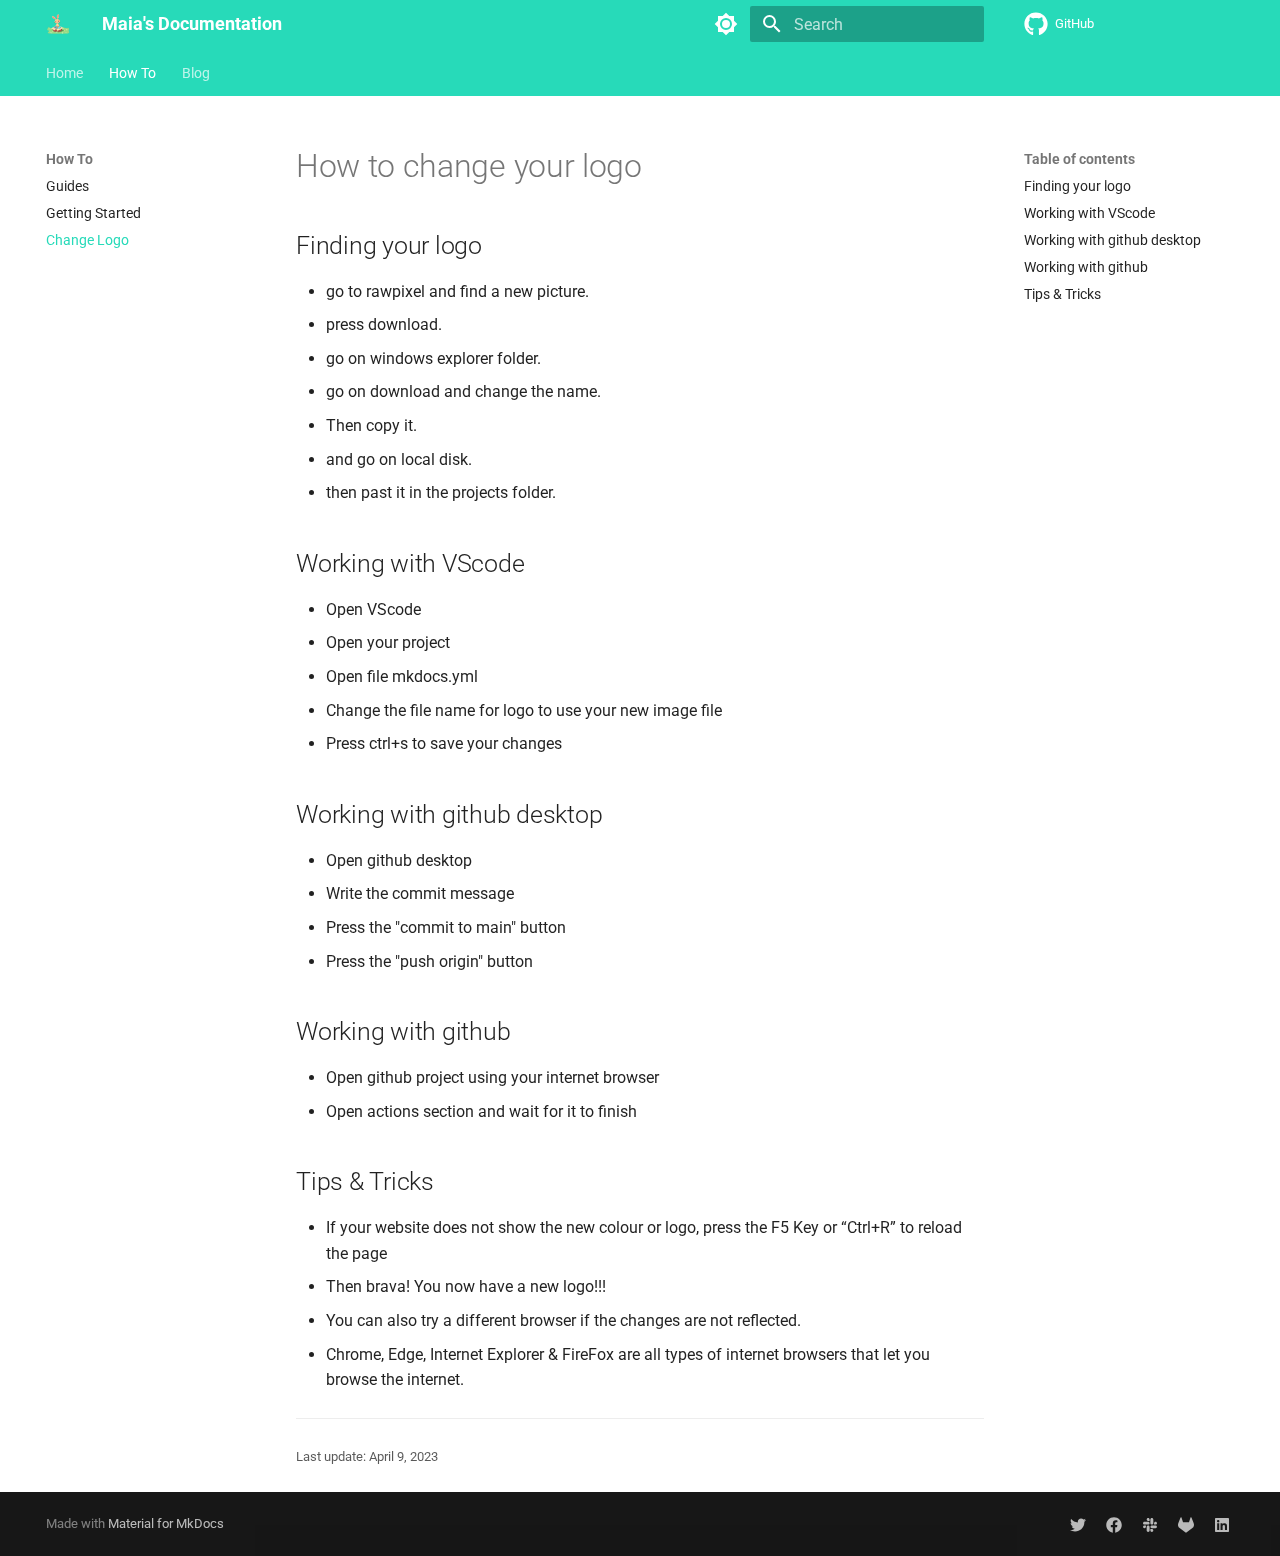
<file: how-to/change-logo/index.html>
<!doctype html>
<html lang="en" class="no-js">
  <head>
    
      <meta charset="utf-8">
      <meta name="viewport" content="width=device-width,initial-scale=1">
      
      
      
      
        <link rel="prev" href="../gettingstarted/">
      
      
        <link rel="next" href="../../blog/blog/">
      
      <link rel="icon" href="../../doggy.png">
      <meta name="generator" content="mkdocs-1.4.2, mkdocs-material-9.1.6">
    
    
      
        <title>Change Logo - Maia's Documentation</title>
      
    
    
      <link rel="stylesheet" href="../../assets/stylesheets/main.ded33207.min.css">
      
        
        <link rel="stylesheet" href="../../assets/stylesheets/palette.a0c5b2b5.min.css">
      
      

    
    
    
      
        
        
        <link rel="preconnect" href="https://fonts.gstatic.com" crossorigin>
        <link rel="stylesheet" href="https://fonts.googleapis.com/css?family=Roboto:300,300i,400,400i,700,700i%7CRoboto+Mono:400,400i,700,700i&display=fallback">
        <style>:root{--md-text-font:"Roboto";--md-code-font:"Roboto Mono"}</style>
      
    
    
      <link rel="stylesheet" href="../../extra.css">
    
    <script>__md_scope=new URL("../..",location),__md_hash=e=>[...e].reduce((e,_)=>(e<<5)-e+_.charCodeAt(0),0),__md_get=(e,_=localStorage,t=__md_scope)=>JSON.parse(_.getItem(t.pathname+"."+e)),__md_set=(e,_,t=localStorage,a=__md_scope)=>{try{t.setItem(a.pathname+"."+e,JSON.stringify(_))}catch(e){}}</script>
    
      

    
    
    
  </head>
  
  
    
    
      
    
    
    
    
    <body dir="ltr" data-md-color-scheme="default" data-md-color-primary="" data-md-color-accent="">
  
    
    
      <script>var palette=__md_get("__palette");if(palette&&"object"==typeof palette.color)for(var key of Object.keys(palette.color))document.body.setAttribute("data-md-color-"+key,palette.color[key])</script>
    
    <input class="md-toggle" data-md-toggle="drawer" type="checkbox" id="__drawer" autocomplete="off">
    <input class="md-toggle" data-md-toggle="search" type="checkbox" id="__search" autocomplete="off">
    <label class="md-overlay" for="__drawer"></label>
    <div data-md-component="skip">
      
        
        <a href="#how-to-change-your-logo" class="md-skip">
          Skip to content
        </a>
      
    </div>
    <div data-md-component="announce">
      
    </div>
    
    
      

<header class="md-header" data-md-component="header">
  <nav class="md-header__inner md-grid" aria-label="Header">
    <a href="../.." title="Maia&#39;s Documentation" class="md-header__button md-logo" aria-label="Maia's Documentation" data-md-component="logo">
      
  <img src="../../easterbunnie.png" alt="logo">

    </a>
    <label class="md-header__button md-icon" for="__drawer">
      <svg xmlns="http://www.w3.org/2000/svg" viewBox="0 0 24 24"><path d="M3 6h18v2H3V6m0 5h18v2H3v-2m0 5h18v2H3v-2Z"/></svg>
    </label>
    <div class="md-header__title" data-md-component="header-title">
      <div class="md-header__ellipsis">
        <div class="md-header__topic">
          <span class="md-ellipsis">
            Maia's Documentation
          </span>
        </div>
        <div class="md-header__topic" data-md-component="header-topic">
          <span class="md-ellipsis">
            
              Change Logo
            
          </span>
        </div>
      </div>
    </div>
    
      <form class="md-header__option" data-md-component="palette">
        
          
          <input class="md-option" data-md-color-media="" data-md-color-scheme="default" data-md-color-primary="" data-md-color-accent=""  aria-label="Switch to dark mode"  type="radio" name="__palette" id="__palette_1">
          
            <label class="md-header__button md-icon" title="Switch to dark mode" for="__palette_2" hidden>
              <svg xmlns="http://www.w3.org/2000/svg" viewBox="0 0 24 24"><path d="M12 8a4 4 0 0 0-4 4 4 4 0 0 0 4 4 4 4 0 0 0 4-4 4 4 0 0 0-4-4m0 10a6 6 0 0 1-6-6 6 6 0 0 1 6-6 6 6 0 0 1 6 6 6 6 0 0 1-6 6m8-9.31V4h-4.69L12 .69 8.69 4H4v4.69L.69 12 4 15.31V20h4.69L12 23.31 15.31 20H20v-4.69L23.31 12 20 8.69Z"/></svg>
            </label>
          
        
          
          <input class="md-option" data-md-color-media="" data-md-color-scheme="slate" data-md-color-primary="" data-md-color-accent=""  aria-label="Switch to light mode"  type="radio" name="__palette" id="__palette_2">
          
            <label class="md-header__button md-icon" title="Switch to light mode" for="__palette_1" hidden>
              <svg xmlns="http://www.w3.org/2000/svg" viewBox="0 0 24 24"><path d="M12 18c-.89 0-1.74-.2-2.5-.55C11.56 16.5 13 14.42 13 12c0-2.42-1.44-4.5-3.5-5.45C10.26 6.2 11.11 6 12 6a6 6 0 0 1 6 6 6 6 0 0 1-6 6m8-9.31V4h-4.69L12 .69 8.69 4H4v4.69L.69 12 4 15.31V20h4.69L12 23.31 15.31 20H20v-4.69L23.31 12 20 8.69Z"/></svg>
            </label>
          
        
      </form>
    
    
    
      <label class="md-header__button md-icon" for="__search">
        <svg xmlns="http://www.w3.org/2000/svg" viewBox="0 0 24 24"><path d="M9.5 3A6.5 6.5 0 0 1 16 9.5c0 1.61-.59 3.09-1.56 4.23l.27.27h.79l5 5-1.5 1.5-5-5v-.79l-.27-.27A6.516 6.516 0 0 1 9.5 16 6.5 6.5 0 0 1 3 9.5 6.5 6.5 0 0 1 9.5 3m0 2C7 5 5 7 5 9.5S7 14 9.5 14 14 12 14 9.5 12 5 9.5 5Z"/></svg>
      </label>
      <div class="md-search" data-md-component="search" role="dialog">
  <label class="md-search__overlay" for="__search"></label>
  <div class="md-search__inner" role="search">
    <form class="md-search__form" name="search">
      <input type="text" class="md-search__input" name="query" aria-label="Search" placeholder="Search" autocapitalize="off" autocorrect="off" autocomplete="off" spellcheck="false" data-md-component="search-query" required>
      <label class="md-search__icon md-icon" for="__search">
        <svg xmlns="http://www.w3.org/2000/svg" viewBox="0 0 24 24"><path d="M9.5 3A6.5 6.5 0 0 1 16 9.5c0 1.61-.59 3.09-1.56 4.23l.27.27h.79l5 5-1.5 1.5-5-5v-.79l-.27-.27A6.516 6.516 0 0 1 9.5 16 6.5 6.5 0 0 1 3 9.5 6.5 6.5 0 0 1 9.5 3m0 2C7 5 5 7 5 9.5S7 14 9.5 14 14 12 14 9.5 12 5 9.5 5Z"/></svg>
        <svg xmlns="http://www.w3.org/2000/svg" viewBox="0 0 24 24"><path d="M20 11v2H8l5.5 5.5-1.42 1.42L4.16 12l7.92-7.92L13.5 5.5 8 11h12Z"/></svg>
      </label>
      <nav class="md-search__options" aria-label="Search">
        
        <button type="reset" class="md-search__icon md-icon" title="Clear" aria-label="Clear" tabindex="-1">
          <svg xmlns="http://www.w3.org/2000/svg" viewBox="0 0 24 24"><path d="M19 6.41 17.59 5 12 10.59 6.41 5 5 6.41 10.59 12 5 17.59 6.41 19 12 13.41 17.59 19 19 17.59 13.41 12 19 6.41Z"/></svg>
        </button>
      </nav>
      
    </form>
    <div class="md-search__output">
      <div class="md-search__scrollwrap" data-md-scrollfix>
        <div class="md-search-result" data-md-component="search-result">
          <div class="md-search-result__meta">
            Initializing search
          </div>
          <ol class="md-search-result__list" role="presentation"></ol>
        </div>
      </div>
    </div>
  </div>
</div>
    
    
      <div class="md-header__source">
        <a href="https://github.com/roostersa123/mkdocs" title="Go to repository" class="md-source" data-md-component="source">
  <div class="md-source__icon md-icon">
    
    <svg xmlns="http://www.w3.org/2000/svg" viewBox="0 0 496 512"><!--! Font Awesome Free 6.4.0 by @fontawesome - https://fontawesome.com License - https://fontawesome.com/license/free (Icons: CC BY 4.0, Fonts: SIL OFL 1.1, Code: MIT License) Copyright 2023 Fonticons, Inc.--><path d="M165.9 397.4c0 2-2.3 3.6-5.2 3.6-3.3.3-5.6-1.3-5.6-3.6 0-2 2.3-3.6 5.2-3.6 3-.3 5.6 1.3 5.6 3.6zm-31.1-4.5c-.7 2 1.3 4.3 4.3 4.9 2.6 1 5.6 0 6.2-2s-1.3-4.3-4.3-5.2c-2.6-.7-5.5.3-6.2 2.3zm44.2-1.7c-2.9.7-4.9 2.6-4.6 4.9.3 2 2.9 3.3 5.9 2.6 2.9-.7 4.9-2.6 4.6-4.6-.3-1.9-3-3.2-5.9-2.9zM244.8 8C106.1 8 0 113.3 0 252c0 110.9 69.8 205.8 169.5 239.2 12.8 2.3 17.3-5.6 17.3-12.1 0-6.2-.3-40.4-.3-61.4 0 0-70 15-84.7-29.8 0 0-11.4-29.1-27.8-36.6 0 0-22.9-15.7 1.6-15.4 0 0 24.9 2 38.6 25.8 21.9 38.6 58.6 27.5 72.9 20.9 2.3-16 8.8-27.1 16-33.7-55.9-6.2-112.3-14.3-112.3-110.5 0-27.5 7.6-41.3 23.6-58.9-2.6-6.5-11.1-33.3 2.6-67.9 20.9-6.5 69 27 69 27 20-5.6 41.5-8.5 62.8-8.5s42.8 2.9 62.8 8.5c0 0 48.1-33.6 69-27 13.7 34.7 5.2 61.4 2.6 67.9 16 17.7 25.8 31.5 25.8 58.9 0 96.5-58.9 104.2-114.8 110.5 9.2 7.9 17 22.9 17 46.4 0 33.7-.3 75.4-.3 83.6 0 6.5 4.6 14.4 17.3 12.1C428.2 457.8 496 362.9 496 252 496 113.3 383.5 8 244.8 8zM97.2 352.9c-1.3 1-1 3.3.7 5.2 1.6 1.6 3.9 2.3 5.2 1 1.3-1 1-3.3-.7-5.2-1.6-1.6-3.9-2.3-5.2-1zm-10.8-8.1c-.7 1.3.3 2.9 2.3 3.9 1.6 1 3.6.7 4.3-.7.7-1.3-.3-2.9-2.3-3.9-2-.6-3.6-.3-4.3.7zm32.4 35.6c-1.6 1.3-1 4.3 1.3 6.2 2.3 2.3 5.2 2.6 6.5 1 1.3-1.3.7-4.3-1.3-6.2-2.2-2.3-5.2-2.6-6.5-1zm-11.4-14.7c-1.6 1-1.6 3.6 0 5.9 1.6 2.3 4.3 3.3 5.6 2.3 1.6-1.3 1.6-3.9 0-6.2-1.4-2.3-4-3.3-5.6-2z"/></svg>
  </div>
  <div class="md-source__repository">
    GitHub
  </div>
</a>
      </div>
    
  </nav>
  
</header>
    
    <div class="md-container" data-md-component="container">
      
      
        
          
            
<nav class="md-tabs" aria-label="Tabs" data-md-component="tabs">
  <div class="md-grid">
    <ul class="md-tabs__list">
      
        
  
  


  
  
  
    <li class="md-tabs__item">
      <a href="../.." class="md-tabs__link">
        Home
      </a>
    </li>
  

      
        
  
  
    
  


  
  
  
    <li class="md-tabs__item">
      <a href="../how-to-guides/" class="md-tabs__link md-tabs__link--active">
        How To
      </a>
    </li>
  

      
        
  
  


  
  
  
    <li class="md-tabs__item">
      <a href="../../blog/blog/" class="md-tabs__link">
        Blog
      </a>
    </li>
  

      
    </ul>
  </div>
</nav>
          
        
      
      <main class="md-main" data-md-component="main">
        <div class="md-main__inner md-grid">
          
            
              
              <div class="md-sidebar md-sidebar--primary" data-md-component="sidebar" data-md-type="navigation" >
                <div class="md-sidebar__scrollwrap">
                  <div class="md-sidebar__inner">
                    

  


<nav class="md-nav md-nav--primary md-nav--lifted" aria-label="Navigation" data-md-level="0">
  <label class="md-nav__title" for="__drawer">
    <a href="../.." title="Maia&#39;s Documentation" class="md-nav__button md-logo" aria-label="Maia's Documentation" data-md-component="logo">
      
  <img src="../../easterbunnie.png" alt="logo">

    </a>
    Maia's Documentation
  </label>
  
    <div class="md-nav__source">
      <a href="https://github.com/roostersa123/mkdocs" title="Go to repository" class="md-source" data-md-component="source">
  <div class="md-source__icon md-icon">
    
    <svg xmlns="http://www.w3.org/2000/svg" viewBox="0 0 496 512"><!--! Font Awesome Free 6.4.0 by @fontawesome - https://fontawesome.com License - https://fontawesome.com/license/free (Icons: CC BY 4.0, Fonts: SIL OFL 1.1, Code: MIT License) Copyright 2023 Fonticons, Inc.--><path d="M165.9 397.4c0 2-2.3 3.6-5.2 3.6-3.3.3-5.6-1.3-5.6-3.6 0-2 2.3-3.6 5.2-3.6 3-.3 5.6 1.3 5.6 3.6zm-31.1-4.5c-.7 2 1.3 4.3 4.3 4.9 2.6 1 5.6 0 6.2-2s-1.3-4.3-4.3-5.2c-2.6-.7-5.5.3-6.2 2.3zm44.2-1.7c-2.9.7-4.9 2.6-4.6 4.9.3 2 2.9 3.3 5.9 2.6 2.9-.7 4.9-2.6 4.6-4.6-.3-1.9-3-3.2-5.9-2.9zM244.8 8C106.1 8 0 113.3 0 252c0 110.9 69.8 205.8 169.5 239.2 12.8 2.3 17.3-5.6 17.3-12.1 0-6.2-.3-40.4-.3-61.4 0 0-70 15-84.7-29.8 0 0-11.4-29.1-27.8-36.6 0 0-22.9-15.7 1.6-15.4 0 0 24.9 2 38.6 25.8 21.9 38.6 58.6 27.5 72.9 20.9 2.3-16 8.8-27.1 16-33.7-55.9-6.2-112.3-14.3-112.3-110.5 0-27.5 7.6-41.3 23.6-58.9-2.6-6.5-11.1-33.3 2.6-67.9 20.9-6.5 69 27 69 27 20-5.6 41.5-8.5 62.8-8.5s42.8 2.9 62.8 8.5c0 0 48.1-33.6 69-27 13.7 34.7 5.2 61.4 2.6 67.9 16 17.7 25.8 31.5 25.8 58.9 0 96.5-58.9 104.2-114.8 110.5 9.2 7.9 17 22.9 17 46.4 0 33.7-.3 75.4-.3 83.6 0 6.5 4.6 14.4 17.3 12.1C428.2 457.8 496 362.9 496 252 496 113.3 383.5 8 244.8 8zM97.2 352.9c-1.3 1-1 3.3.7 5.2 1.6 1.6 3.9 2.3 5.2 1 1.3-1 1-3.3-.7-5.2-1.6-1.6-3.9-2.3-5.2-1zm-10.8-8.1c-.7 1.3.3 2.9 2.3 3.9 1.6 1 3.6.7 4.3-.7.7-1.3-.3-2.9-2.3-3.9-2-.6-3.6-.3-4.3.7zm32.4 35.6c-1.6 1.3-1 4.3 1.3 6.2 2.3 2.3 5.2 2.6 6.5 1 1.3-1.3.7-4.3-1.3-6.2-2.2-2.3-5.2-2.6-6.5-1zm-11.4-14.7c-1.6 1-1.6 3.6 0 5.9 1.6 2.3 4.3 3.3 5.6 2.3 1.6-1.3 1.6-3.9 0-6.2-1.4-2.3-4-3.3-5.6-2z"/></svg>
  </div>
  <div class="md-source__repository">
    GitHub
  </div>
</a>
    </div>
  
  <ul class="md-nav__list" data-md-scrollfix>
    
      
      
      

  
  
  
    
    <li class="md-nav__item md-nav__item--nested">
      
      
      
      
      <input class="md-nav__toggle md-toggle " type="checkbox" id="__nav_1" >
      
      
      
        <label class="md-nav__link" for="__nav_1" id="__nav_1_label" tabindex="0">
          Home
          <span class="md-nav__icon md-icon"></span>
        </label>
      
      <nav class="md-nav" data-md-level="1" aria-labelledby="__nav_1_label" aria-expanded="false">
        <label class="md-nav__title" for="__nav_1">
          <span class="md-nav__icon md-icon"></span>
          Home
        </label>
        <ul class="md-nav__list" data-md-scrollfix>
          
            
              
  
  
  
    <li class="md-nav__item">
      <a href="../.." class="md-nav__link">
        Welcome
      </a>
    </li>
  

            
          
        </ul>
      </nav>
    </li>
  

    
      
      
      

  
  
    
  
  
    
    <li class="md-nav__item md-nav__item--active md-nav__item--nested">
      
      
      
      
      <input class="md-nav__toggle md-toggle " type="checkbox" id="__nav_2" checked>
      
      
      
        <label class="md-nav__link" for="__nav_2" id="__nav_2_label" tabindex="0">
          How To
          <span class="md-nav__icon md-icon"></span>
        </label>
      
      <nav class="md-nav" data-md-level="1" aria-labelledby="__nav_2_label" aria-expanded="true">
        <label class="md-nav__title" for="__nav_2">
          <span class="md-nav__icon md-icon"></span>
          How To
        </label>
        <ul class="md-nav__list" data-md-scrollfix>
          
            
              
  
  
  
    <li class="md-nav__item">
      <a href="../how-to-guides/" class="md-nav__link">
        Guides
      </a>
    </li>
  

            
          
            
              
  
  
  
    <li class="md-nav__item">
      <a href="../gettingstarted/" class="md-nav__link">
        Getting Started
      </a>
    </li>
  

            
          
            
              
  
  
    
  
  
    <li class="md-nav__item md-nav__item--active">
      
      <input class="md-nav__toggle md-toggle" type="checkbox" id="__toc">
      
      
        
      
      
        <label class="md-nav__link md-nav__link--active" for="__toc">
          Change Logo
          <span class="md-nav__icon md-icon"></span>
        </label>
      
      <a href="./" class="md-nav__link md-nav__link--active">
        Change Logo
      </a>
      
        

<nav class="md-nav md-nav--secondary" aria-label="Table of contents">
  
  
  
    
  
  
    <label class="md-nav__title" for="__toc">
      <span class="md-nav__icon md-icon"></span>
      Table of contents
    </label>
    <ul class="md-nav__list" data-md-component="toc" data-md-scrollfix>
      
        <li class="md-nav__item">
  <a href="#finding-your-logo" class="md-nav__link">
    Finding your logo
  </a>
  
</li>
      
        <li class="md-nav__item">
  <a href="#working-with-vscode" class="md-nav__link">
    Working with VScode
  </a>
  
</li>
      
        <li class="md-nav__item">
  <a href="#working-with-github-desktop" class="md-nav__link">
    Working with github desktop
  </a>
  
</li>
      
        <li class="md-nav__item">
  <a href="#working-with-github" class="md-nav__link">
    Working with github
  </a>
  
</li>
      
        <li class="md-nav__item">
  <a href="#tips-tricks" class="md-nav__link">
    Tips &amp; Tricks
  </a>
  
</li>
      
    </ul>
  
</nav>
      
    </li>
  

            
          
        </ul>
      </nav>
    </li>
  

    
      
      
      

  
  
  
    
    <li class="md-nav__item md-nav__item--nested">
      
      
      
      
      <input class="md-nav__toggle md-toggle " type="checkbox" id="__nav_3" >
      
      
      
        <label class="md-nav__link" for="__nav_3" id="__nav_3_label" tabindex="0">
          Blog
          <span class="md-nav__icon md-icon"></span>
        </label>
      
      <nav class="md-nav" data-md-level="1" aria-labelledby="__nav_3_label" aria-expanded="false">
        <label class="md-nav__title" for="__nav_3">
          <span class="md-nav__icon md-icon"></span>
          Blog
        </label>
        <ul class="md-nav__list" data-md-scrollfix>
          
            
              
  
  
  
    <li class="md-nav__item">
      <a href="../../blog/blog/" class="md-nav__link">
        Blog
      </a>
    </li>
  

            
          
        </ul>
      </nav>
    </li>
  

    
  </ul>
</nav>
                  </div>
                </div>
              </div>
            
            
              
              <div class="md-sidebar md-sidebar--secondary" data-md-component="sidebar" data-md-type="toc" >
                <div class="md-sidebar__scrollwrap">
                  <div class="md-sidebar__inner">
                    

<nav class="md-nav md-nav--secondary" aria-label="Table of contents">
  
  
  
    
  
  
    <label class="md-nav__title" for="__toc">
      <span class="md-nav__icon md-icon"></span>
      Table of contents
    </label>
    <ul class="md-nav__list" data-md-component="toc" data-md-scrollfix>
      
        <li class="md-nav__item">
  <a href="#finding-your-logo" class="md-nav__link">
    Finding your logo
  </a>
  
</li>
      
        <li class="md-nav__item">
  <a href="#working-with-vscode" class="md-nav__link">
    Working with VScode
  </a>
  
</li>
      
        <li class="md-nav__item">
  <a href="#working-with-github-desktop" class="md-nav__link">
    Working with github desktop
  </a>
  
</li>
      
        <li class="md-nav__item">
  <a href="#working-with-github" class="md-nav__link">
    Working with github
  </a>
  
</li>
      
        <li class="md-nav__item">
  <a href="#tips-tricks" class="md-nav__link">
    Tips &amp; Tricks
  </a>
  
</li>
      
    </ul>
  
</nav>
                  </div>
                </div>
              </div>
            
          
          
            <div class="md-content" data-md-component="content">
              <article class="md-content__inner md-typeset">
                
                  

  
  


<h1 id="how-to-change-your-logo">How to change your logo</h1>
<h2 id="finding-your-logo">Finding your logo</h2>
<ul>
<li>go to rawpixel and find a new picture.</li>
<li>press download.</li>
<li>go on windows explorer folder.</li>
<li>go on download and change the name.</li>
<li>Then copy it.</li>
<li>and go on local disk.</li>
<li>then past it in the projects folder.</li>
</ul>
<h2 id="working-with-vscode">Working with VScode</h2>
<ul>
<li>Open VScode</li>
<li>Open your project</li>
<li>Open file mkdocs.yml</li>
<li>Change the file name for logo to use your new image file</li>
<li>Press ctrl+s to save your changes</li>
</ul>
<h2 id="working-with-github-desktop">Working with github desktop</h2>
<ul>
<li>Open github desktop</li>
<li>Write the commit message</li>
<li>Press the "commit to main" button</li>
<li>Press the "push origin" button</li>
</ul>
<h2 id="working-with-github">Working with github</h2>
<ul>
<li>Open github project using your internet browser</li>
<li>Open actions section and wait for it to finish</li>
</ul>
<h2 id="tips-tricks">Tips &amp; Tricks</h2>
<ul>
<li>If your website does not show the new colour or logo, press the F5 Key or “Ctrl+R” to reload the page</li>
<li>Then brava! You now have a new logo!!!</li>
<li>You can also try a different browser if the changes are not reflected.</li>
<li>Chrome, Edge, Internet Explorer &amp; FireFox are all types of internet browsers that let you browse the internet.</li>
</ul>

  <hr>
<div class="md-source-file">
  <small>
    
      Last update:
      <span class="git-revision-date-localized-plugin git-revision-date-localized-plugin-date">April 9, 2023</span>
      
    
  </small>
</div>





                
              </article>
            </div>
          
          
        </div>
        
      </main>
      
        <footer class="md-footer">
  
  <div class="md-footer-meta md-typeset">
    <div class="md-footer-meta__inner md-grid">
      <div class="md-copyright">
  
  
    Made with
    <a href="https://squidfunk.github.io/mkdocs-material/" target="_blank" rel="noopener">
      Material for MkDocs
    </a>
  
</div>
      
        <div class="md-social">
  
    
    
    
    
      
      
    
    <a href="https://www.maiaroos.com" target="_blank" rel="noopener" title="www.maiaroos.com" class="md-social__link">
      <svg xmlns="http://www.w3.org/2000/svg" viewBox="0 0 512 512"><!--! Font Awesome Free 6.4.0 by @fontawesome - https://fontawesome.com License - https://fontawesome.com/license/free (Icons: CC BY 4.0, Fonts: SIL OFL 1.1, Code: MIT License) Copyright 2023 Fonticons, Inc.--><path d="M459.37 151.716c.325 4.548.325 9.097.325 13.645 0 138.72-105.583 298.558-298.558 298.558-59.452 0-114.68-17.219-161.137-47.106 8.447.974 16.568 1.299 25.34 1.299 49.055 0 94.213-16.568 130.274-44.832-46.132-.975-84.792-31.188-98.112-72.772 6.498.974 12.995 1.624 19.818 1.624 9.421 0 18.843-1.3 27.614-3.573-48.081-9.747-84.143-51.98-84.143-102.985v-1.299c13.969 7.797 30.214 12.67 47.431 13.319-28.264-18.843-46.781-51.005-46.781-87.391 0-19.492 5.197-37.36 14.294-52.954 51.655 63.675 129.3 105.258 216.365 109.807-1.624-7.797-2.599-15.918-2.599-24.04 0-57.828 46.782-104.934 104.934-104.934 30.213 0 57.502 12.67 76.67 33.137 23.715-4.548 46.456-13.32 66.599-25.34-7.798 24.366-24.366 44.833-46.132 57.827 21.117-2.273 41.584-8.122 60.426-16.243-14.292 20.791-32.161 39.308-52.628 54.253z"/></svg>
    </a>
  
    
    
    
    
      
      
    
    <a href="https://www.maiaroos.com" target="_blank" rel="noopener" title="www.maiaroos.com" class="md-social__link">
      <svg xmlns="http://www.w3.org/2000/svg" viewBox="0 0 512 512"><!--! Font Awesome Free 6.4.0 by @fontawesome - https://fontawesome.com License - https://fontawesome.com/license/free (Icons: CC BY 4.0, Fonts: SIL OFL 1.1, Code: MIT License) Copyright 2023 Fonticons, Inc.--><path d="M504 256C504 119 393 8 256 8S8 119 8 256c0 123.78 90.69 226.38 209.25 245V327.69h-63V256h63v-54.64c0-62.15 37-96.48 93.67-96.48 27.14 0 55.52 4.84 55.52 4.84v61h-31.28c-30.8 0-40.41 19.12-40.41 38.73V256h68.78l-11 71.69h-57.78V501C413.31 482.38 504 379.78 504 256z"/></svg>
    </a>
  
    
    
    
    
      
      
    
    <a href="https://www.maiaroos.com" target="_blank" rel="noopener" title="www.maiaroos.com" class="md-social__link">
      <svg xmlns="http://www.w3.org/2000/svg" viewBox="0 0 448 512"><!--! Font Awesome Free 6.4.0 by @fontawesome - https://fontawesome.com License - https://fontawesome.com/license/free (Icons: CC BY 4.0, Fonts: SIL OFL 1.1, Code: MIT License) Copyright 2023 Fonticons, Inc.--><path d="M94.12 315.1c0 25.9-21.16 47.06-47.06 47.06S0 341 0 315.1c0-25.9 21.16-47.06 47.06-47.06h47.06v47.06zm23.72 0c0-25.9 21.16-47.06 47.06-47.06s47.06 21.16 47.06 47.06v117.84c0 25.9-21.16 47.06-47.06 47.06s-47.06-21.16-47.06-47.06V315.1zm47.06-188.98c-25.9 0-47.06-21.16-47.06-47.06S139 32 164.9 32s47.06 21.16 47.06 47.06v47.06H164.9zm0 23.72c25.9 0 47.06 21.16 47.06 47.06s-21.16 47.06-47.06 47.06H47.06C21.16 243.96 0 222.8 0 196.9s21.16-47.06 47.06-47.06H164.9zm188.98 47.06c0-25.9 21.16-47.06 47.06-47.06 25.9 0 47.06 21.16 47.06 47.06s-21.16 47.06-47.06 47.06h-47.06V196.9zm-23.72 0c0 25.9-21.16 47.06-47.06 47.06-25.9 0-47.06-21.16-47.06-47.06V79.06c0-25.9 21.16-47.06 47.06-47.06 25.9 0 47.06 21.16 47.06 47.06V196.9zM283.1 385.88c25.9 0 47.06 21.16 47.06 47.06 0 25.9-21.16 47.06-47.06 47.06-25.9 0-47.06-21.16-47.06-47.06v-47.06h47.06zm0-23.72c-25.9 0-47.06-21.16-47.06-47.06 0-25.9 21.16-47.06 47.06-47.06h117.84c25.9 0 47.06 21.16 47.06 47.06 0 25.9-21.16 47.06-47.06 47.06H283.1z"/></svg>
    </a>
  
    
    
    
    
      
      
    
    <a href="https://www.maiaroos.com" target="_blank" rel="noopener" title="www.maiaroos.com" class="md-social__link">
      <svg xmlns="http://www.w3.org/2000/svg" viewBox="0 0 512 512"><!--! Font Awesome Free 6.4.0 by @fontawesome - https://fontawesome.com License - https://fontawesome.com/license/free (Icons: CC BY 4.0, Fonts: SIL OFL 1.1, Code: MIT License) Copyright 2023 Fonticons, Inc.--><path d="m503.5 204.6-.7-1.8-69.7-181.78c-1.4-3.57-3.9-6.59-7.2-8.64-2.4-1.55-5.1-2.515-8-2.81-2.9-.295-5.7.083-8.4 1.11-2.7 1.02-5.1 2.66-7.1 4.78-1.9 2.12-3.3 4.67-4.1 7.44l-47 144H160.8l-47.1-144c-.8-2.77-2.2-5.31-4.1-7.43-2-2.12-4.4-3.75-7.1-4.77a18.1 18.1 0 0 0-8.38-1.113 18.4 18.4 0 0 0-8.04 2.793 18.09 18.09 0 0 0-7.16 8.64L9.267 202.8l-.724 1.8a129.57 129.57 0 0 0-3.52 82c7.747 26.9 24.047 50.7 46.447 67.6l.27.2.59.4 105.97 79.5 52.6 39.7 32 24.2c3.7 1.9 8.3 4.3 13 4.3 4.7 0 9.3-2.4 13-4.3l32-24.2 52.6-39.7 106.7-79.9.3-.3c22.4-16.9 38.7-40.6 45.6-67.5 8.6-27 7.4-55.8-2.6-82z"/></svg>
    </a>
  
    
    
    
    
      
      
    
    <a href="https://www.maiaroos.com" target="_blank" rel="noopener" title="www.maiaroos.com" class="md-social__link">
      <svg xmlns="http://www.w3.org/2000/svg" viewBox="0 0 448 512"><!--! Font Awesome Free 6.4.0 by @fontawesome - https://fontawesome.com License - https://fontawesome.com/license/free (Icons: CC BY 4.0, Fonts: SIL OFL 1.1, Code: MIT License) Copyright 2023 Fonticons, Inc.--><path d="M416 32H31.9C14.3 32 0 46.5 0 64.3v383.4C0 465.5 14.3 480 31.9 480H416c17.6 0 32-14.5 32-32.3V64.3c0-17.8-14.4-32.3-32-32.3zM135.4 416H69V202.2h66.5V416zm-33.2-243c-21.3 0-38.5-17.3-38.5-38.5S80.9 96 102.2 96c21.2 0 38.5 17.3 38.5 38.5 0 21.3-17.2 38.5-38.5 38.5zm282.1 243h-66.4V312c0-24.8-.5-56.7-34.5-56.7-34.6 0-39.9 27-39.9 54.9V416h-66.4V202.2h63.7v29.2h.9c8.9-16.8 30.6-34.5 62.9-34.5 67.2 0 79.7 44.3 79.7 101.9V416z"/></svg>
    </a>
  
</div>
      
    </div>
  </div>
</footer>
      
    </div>
    <div class="md-dialog" data-md-component="dialog">
      <div class="md-dialog__inner md-typeset"></div>
    </div>
    
    <script id="__config" type="application/json">{"base": "../..", "features": ["navigation.tabs"], "search": "../../assets/javascripts/workers/search.208ed371.min.js", "translations": {"clipboard.copied": "Copied to clipboard", "clipboard.copy": "Copy to clipboard", "search.result.more.one": "1 more on this page", "search.result.more.other": "# more on this page", "search.result.none": "No matching documents", "search.result.one": "1 matching document", "search.result.other": "# matching documents", "search.result.placeholder": "Type to start searching", "search.result.term.missing": "Missing", "select.version": "Select version"}}</script>
    
    
      <script src="../../assets/javascripts/bundle.51198bba.min.js"></script>
      
    
  </body>
</html>
</file>
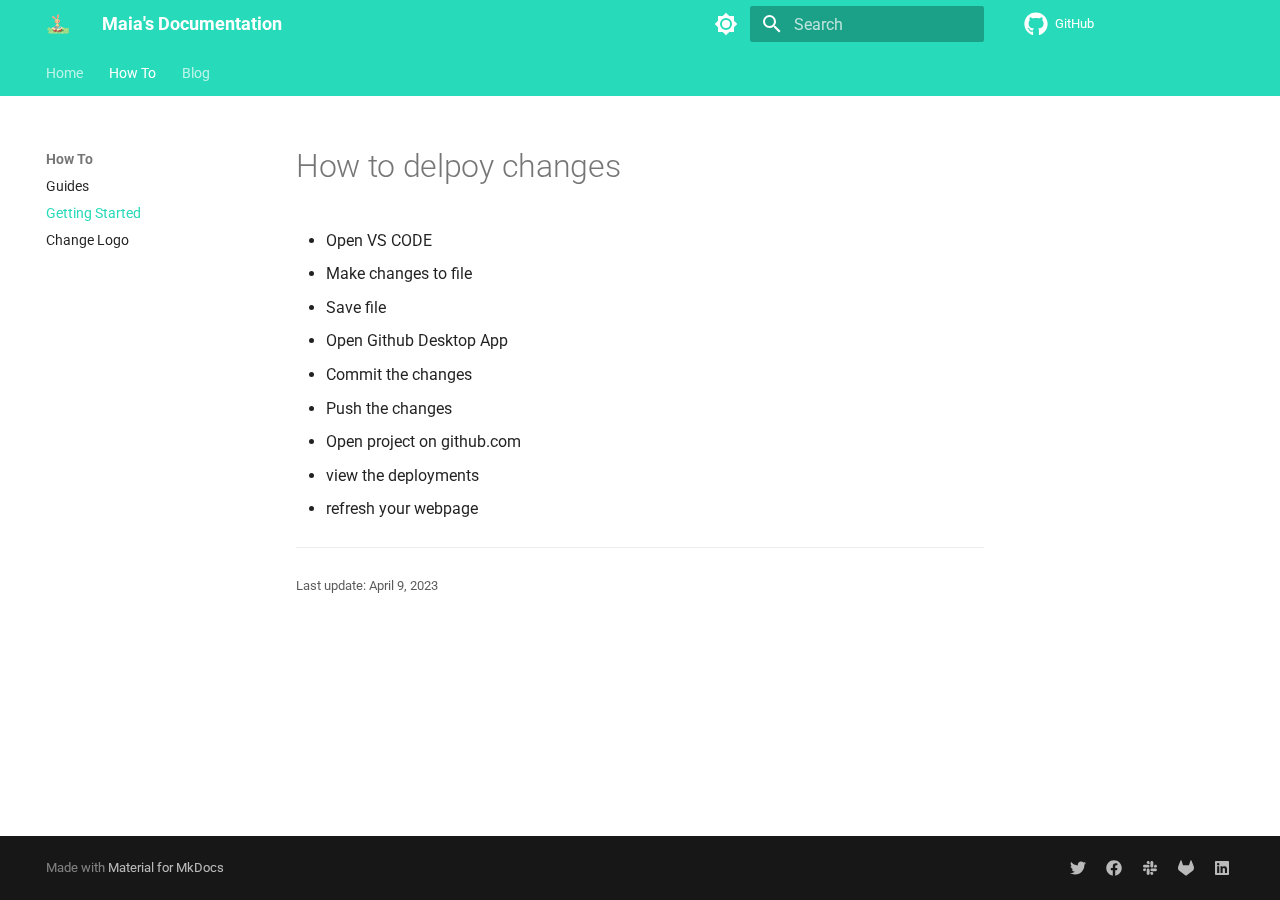
<file: how-to/gettingstarted/index.html>
<!doctype html>
<html lang="en" class="no-js">
  <head>
    
      <meta charset="utf-8">
      <meta name="viewport" content="width=device-width,initial-scale=1">
      
      
      
      
        <link rel="prev" href="../how-to-guides/">
      
      
        <link rel="next" href="../change-logo/">
      
      <link rel="icon" href="../../doggy.png">
      <meta name="generator" content="mkdocs-1.4.2, mkdocs-material-9.1.6">
    
    
      
        <title>Getting Started - Maia's Documentation</title>
      
    
    
      <link rel="stylesheet" href="../../assets/stylesheets/main.ded33207.min.css">
      
        
        <link rel="stylesheet" href="../../assets/stylesheets/palette.a0c5b2b5.min.css">
      
      

    
    
    
      
        
        
        <link rel="preconnect" href="https://fonts.gstatic.com" crossorigin>
        <link rel="stylesheet" href="https://fonts.googleapis.com/css?family=Roboto:300,300i,400,400i,700,700i%7CRoboto+Mono:400,400i,700,700i&display=fallback">
        <style>:root{--md-text-font:"Roboto";--md-code-font:"Roboto Mono"}</style>
      
    
    
      <link rel="stylesheet" href="../../extra.css">
    
    <script>__md_scope=new URL("../..",location),__md_hash=e=>[...e].reduce((e,_)=>(e<<5)-e+_.charCodeAt(0),0),__md_get=(e,_=localStorage,t=__md_scope)=>JSON.parse(_.getItem(t.pathname+"."+e)),__md_set=(e,_,t=localStorage,a=__md_scope)=>{try{t.setItem(a.pathname+"."+e,JSON.stringify(_))}catch(e){}}</script>
    
      

    
    
    
  </head>
  
  
    
    
      
    
    
    
    
    <body dir="ltr" data-md-color-scheme="default" data-md-color-primary="" data-md-color-accent="">
  
    
    
      <script>var palette=__md_get("__palette");if(palette&&"object"==typeof palette.color)for(var key of Object.keys(palette.color))document.body.setAttribute("data-md-color-"+key,palette.color[key])</script>
    
    <input class="md-toggle" data-md-toggle="drawer" type="checkbox" id="__drawer" autocomplete="off">
    <input class="md-toggle" data-md-toggle="search" type="checkbox" id="__search" autocomplete="off">
    <label class="md-overlay" for="__drawer"></label>
    <div data-md-component="skip">
      
        
        <a href="#how-to-delpoy-changes" class="md-skip">
          Skip to content
        </a>
      
    </div>
    <div data-md-component="announce">
      
    </div>
    
    
      

<header class="md-header" data-md-component="header">
  <nav class="md-header__inner md-grid" aria-label="Header">
    <a href="../.." title="Maia&#39;s Documentation" class="md-header__button md-logo" aria-label="Maia's Documentation" data-md-component="logo">
      
  <img src="../../easterbunnie.png" alt="logo">

    </a>
    <label class="md-header__button md-icon" for="__drawer">
      <svg xmlns="http://www.w3.org/2000/svg" viewBox="0 0 24 24"><path d="M3 6h18v2H3V6m0 5h18v2H3v-2m0 5h18v2H3v-2Z"/></svg>
    </label>
    <div class="md-header__title" data-md-component="header-title">
      <div class="md-header__ellipsis">
        <div class="md-header__topic">
          <span class="md-ellipsis">
            Maia's Documentation
          </span>
        </div>
        <div class="md-header__topic" data-md-component="header-topic">
          <span class="md-ellipsis">
            
              Getting Started
            
          </span>
        </div>
      </div>
    </div>
    
      <form class="md-header__option" data-md-component="palette">
        
          
          <input class="md-option" data-md-color-media="" data-md-color-scheme="default" data-md-color-primary="" data-md-color-accent=""  aria-label="Switch to dark mode"  type="radio" name="__palette" id="__palette_1">
          
            <label class="md-header__button md-icon" title="Switch to dark mode" for="__palette_2" hidden>
              <svg xmlns="http://www.w3.org/2000/svg" viewBox="0 0 24 24"><path d="M12 8a4 4 0 0 0-4 4 4 4 0 0 0 4 4 4 4 0 0 0 4-4 4 4 0 0 0-4-4m0 10a6 6 0 0 1-6-6 6 6 0 0 1 6-6 6 6 0 0 1 6 6 6 6 0 0 1-6 6m8-9.31V4h-4.69L12 .69 8.69 4H4v4.69L.69 12 4 15.31V20h4.69L12 23.31 15.31 20H20v-4.69L23.31 12 20 8.69Z"/></svg>
            </label>
          
        
          
          <input class="md-option" data-md-color-media="" data-md-color-scheme="slate" data-md-color-primary="" data-md-color-accent=""  aria-label="Switch to light mode"  type="radio" name="__palette" id="__palette_2">
          
            <label class="md-header__button md-icon" title="Switch to light mode" for="__palette_1" hidden>
              <svg xmlns="http://www.w3.org/2000/svg" viewBox="0 0 24 24"><path d="M12 18c-.89 0-1.74-.2-2.5-.55C11.56 16.5 13 14.42 13 12c0-2.42-1.44-4.5-3.5-5.45C10.26 6.2 11.11 6 12 6a6 6 0 0 1 6 6 6 6 0 0 1-6 6m8-9.31V4h-4.69L12 .69 8.69 4H4v4.69L.69 12 4 15.31V20h4.69L12 23.31 15.31 20H20v-4.69L23.31 12 20 8.69Z"/></svg>
            </label>
          
        
      </form>
    
    
    
      <label class="md-header__button md-icon" for="__search">
        <svg xmlns="http://www.w3.org/2000/svg" viewBox="0 0 24 24"><path d="M9.5 3A6.5 6.5 0 0 1 16 9.5c0 1.61-.59 3.09-1.56 4.23l.27.27h.79l5 5-1.5 1.5-5-5v-.79l-.27-.27A6.516 6.516 0 0 1 9.5 16 6.5 6.5 0 0 1 3 9.5 6.5 6.5 0 0 1 9.5 3m0 2C7 5 5 7 5 9.5S7 14 9.5 14 14 12 14 9.5 12 5 9.5 5Z"/></svg>
      </label>
      <div class="md-search" data-md-component="search" role="dialog">
  <label class="md-search__overlay" for="__search"></label>
  <div class="md-search__inner" role="search">
    <form class="md-search__form" name="search">
      <input type="text" class="md-search__input" name="query" aria-label="Search" placeholder="Search" autocapitalize="off" autocorrect="off" autocomplete="off" spellcheck="false" data-md-component="search-query" required>
      <label class="md-search__icon md-icon" for="__search">
        <svg xmlns="http://www.w3.org/2000/svg" viewBox="0 0 24 24"><path d="M9.5 3A6.5 6.5 0 0 1 16 9.5c0 1.61-.59 3.09-1.56 4.23l.27.27h.79l5 5-1.5 1.5-5-5v-.79l-.27-.27A6.516 6.516 0 0 1 9.5 16 6.5 6.5 0 0 1 3 9.5 6.5 6.5 0 0 1 9.5 3m0 2C7 5 5 7 5 9.5S7 14 9.5 14 14 12 14 9.5 12 5 9.5 5Z"/></svg>
        <svg xmlns="http://www.w3.org/2000/svg" viewBox="0 0 24 24"><path d="M20 11v2H8l5.5 5.5-1.42 1.42L4.16 12l7.92-7.92L13.5 5.5 8 11h12Z"/></svg>
      </label>
      <nav class="md-search__options" aria-label="Search">
        
        <button type="reset" class="md-search__icon md-icon" title="Clear" aria-label="Clear" tabindex="-1">
          <svg xmlns="http://www.w3.org/2000/svg" viewBox="0 0 24 24"><path d="M19 6.41 17.59 5 12 10.59 6.41 5 5 6.41 10.59 12 5 17.59 6.41 19 12 13.41 17.59 19 19 17.59 13.41 12 19 6.41Z"/></svg>
        </button>
      </nav>
      
    </form>
    <div class="md-search__output">
      <div class="md-search__scrollwrap" data-md-scrollfix>
        <div class="md-search-result" data-md-component="search-result">
          <div class="md-search-result__meta">
            Initializing search
          </div>
          <ol class="md-search-result__list" role="presentation"></ol>
        </div>
      </div>
    </div>
  </div>
</div>
    
    
      <div class="md-header__source">
        <a href="https://github.com/roostersa123/mkdocs" title="Go to repository" class="md-source" data-md-component="source">
  <div class="md-source__icon md-icon">
    
    <svg xmlns="http://www.w3.org/2000/svg" viewBox="0 0 496 512"><!--! Font Awesome Free 6.4.0 by @fontawesome - https://fontawesome.com License - https://fontawesome.com/license/free (Icons: CC BY 4.0, Fonts: SIL OFL 1.1, Code: MIT License) Copyright 2023 Fonticons, Inc.--><path d="M165.9 397.4c0 2-2.3 3.6-5.2 3.6-3.3.3-5.6-1.3-5.6-3.6 0-2 2.3-3.6 5.2-3.6 3-.3 5.6 1.3 5.6 3.6zm-31.1-4.5c-.7 2 1.3 4.3 4.3 4.9 2.6 1 5.6 0 6.2-2s-1.3-4.3-4.3-5.2c-2.6-.7-5.5.3-6.2 2.3zm44.2-1.7c-2.9.7-4.9 2.6-4.6 4.9.3 2 2.9 3.3 5.9 2.6 2.9-.7 4.9-2.6 4.6-4.6-.3-1.9-3-3.2-5.9-2.9zM244.8 8C106.1 8 0 113.3 0 252c0 110.9 69.8 205.8 169.5 239.2 12.8 2.3 17.3-5.6 17.3-12.1 0-6.2-.3-40.4-.3-61.4 0 0-70 15-84.7-29.8 0 0-11.4-29.1-27.8-36.6 0 0-22.9-15.7 1.6-15.4 0 0 24.9 2 38.6 25.8 21.9 38.6 58.6 27.5 72.9 20.9 2.3-16 8.8-27.1 16-33.7-55.9-6.2-112.3-14.3-112.3-110.5 0-27.5 7.6-41.3 23.6-58.9-2.6-6.5-11.1-33.3 2.6-67.9 20.9-6.5 69 27 69 27 20-5.6 41.5-8.5 62.8-8.5s42.8 2.9 62.8 8.5c0 0 48.1-33.6 69-27 13.7 34.7 5.2 61.4 2.6 67.9 16 17.7 25.8 31.5 25.8 58.9 0 96.5-58.9 104.2-114.8 110.5 9.2 7.9 17 22.9 17 46.4 0 33.7-.3 75.4-.3 83.6 0 6.5 4.6 14.4 17.3 12.1C428.2 457.8 496 362.9 496 252 496 113.3 383.5 8 244.8 8zM97.2 352.9c-1.3 1-1 3.3.7 5.2 1.6 1.6 3.9 2.3 5.2 1 1.3-1 1-3.3-.7-5.2-1.6-1.6-3.9-2.3-5.2-1zm-10.8-8.1c-.7 1.3.3 2.9 2.3 3.9 1.6 1 3.6.7 4.3-.7.7-1.3-.3-2.9-2.3-3.9-2-.6-3.6-.3-4.3.7zm32.4 35.6c-1.6 1.3-1 4.3 1.3 6.2 2.3 2.3 5.2 2.6 6.5 1 1.3-1.3.7-4.3-1.3-6.2-2.2-2.3-5.2-2.6-6.5-1zm-11.4-14.7c-1.6 1-1.6 3.6 0 5.9 1.6 2.3 4.3 3.3 5.6 2.3 1.6-1.3 1.6-3.9 0-6.2-1.4-2.3-4-3.3-5.6-2z"/></svg>
  </div>
  <div class="md-source__repository">
    GitHub
  </div>
</a>
      </div>
    
  </nav>
  
</header>
    
    <div class="md-container" data-md-component="container">
      
      
        
          
            
<nav class="md-tabs" aria-label="Tabs" data-md-component="tabs">
  <div class="md-grid">
    <ul class="md-tabs__list">
      
        
  
  


  
  
  
    <li class="md-tabs__item">
      <a href="../.." class="md-tabs__link">
        Home
      </a>
    </li>
  

      
        
  
  
    
  


  
  
  
    <li class="md-tabs__item">
      <a href="../how-to-guides/" class="md-tabs__link md-tabs__link--active">
        How To
      </a>
    </li>
  

      
        
  
  


  
  
  
    <li class="md-tabs__item">
      <a href="../../blog/blog/" class="md-tabs__link">
        Blog
      </a>
    </li>
  

      
    </ul>
  </div>
</nav>
          
        
      
      <main class="md-main" data-md-component="main">
        <div class="md-main__inner md-grid">
          
            
              
              <div class="md-sidebar md-sidebar--primary" data-md-component="sidebar" data-md-type="navigation" >
                <div class="md-sidebar__scrollwrap">
                  <div class="md-sidebar__inner">
                    

  


<nav class="md-nav md-nav--primary md-nav--lifted" aria-label="Navigation" data-md-level="0">
  <label class="md-nav__title" for="__drawer">
    <a href="../.." title="Maia&#39;s Documentation" class="md-nav__button md-logo" aria-label="Maia's Documentation" data-md-component="logo">
      
  <img src="../../easterbunnie.png" alt="logo">

    </a>
    Maia's Documentation
  </label>
  
    <div class="md-nav__source">
      <a href="https://github.com/roostersa123/mkdocs" title="Go to repository" class="md-source" data-md-component="source">
  <div class="md-source__icon md-icon">
    
    <svg xmlns="http://www.w3.org/2000/svg" viewBox="0 0 496 512"><!--! Font Awesome Free 6.4.0 by @fontawesome - https://fontawesome.com License - https://fontawesome.com/license/free (Icons: CC BY 4.0, Fonts: SIL OFL 1.1, Code: MIT License) Copyright 2023 Fonticons, Inc.--><path d="M165.9 397.4c0 2-2.3 3.6-5.2 3.6-3.3.3-5.6-1.3-5.6-3.6 0-2 2.3-3.6 5.2-3.6 3-.3 5.6 1.3 5.6 3.6zm-31.1-4.5c-.7 2 1.3 4.3 4.3 4.9 2.6 1 5.6 0 6.2-2s-1.3-4.3-4.3-5.2c-2.6-.7-5.5.3-6.2 2.3zm44.2-1.7c-2.9.7-4.9 2.6-4.6 4.9.3 2 2.9 3.3 5.9 2.6 2.9-.7 4.9-2.6 4.6-4.6-.3-1.9-3-3.2-5.9-2.9zM244.8 8C106.1 8 0 113.3 0 252c0 110.9 69.8 205.8 169.5 239.2 12.8 2.3 17.3-5.6 17.3-12.1 0-6.2-.3-40.4-.3-61.4 0 0-70 15-84.7-29.8 0 0-11.4-29.1-27.8-36.6 0 0-22.9-15.7 1.6-15.4 0 0 24.9 2 38.6 25.8 21.9 38.6 58.6 27.5 72.9 20.9 2.3-16 8.8-27.1 16-33.7-55.9-6.2-112.3-14.3-112.3-110.5 0-27.5 7.6-41.3 23.6-58.9-2.6-6.5-11.1-33.3 2.6-67.9 20.9-6.5 69 27 69 27 20-5.6 41.5-8.5 62.8-8.5s42.8 2.9 62.8 8.5c0 0 48.1-33.6 69-27 13.7 34.7 5.2 61.4 2.6 67.9 16 17.7 25.8 31.5 25.8 58.9 0 96.5-58.9 104.2-114.8 110.5 9.2 7.9 17 22.9 17 46.4 0 33.7-.3 75.4-.3 83.6 0 6.5 4.6 14.4 17.3 12.1C428.2 457.8 496 362.9 496 252 496 113.3 383.5 8 244.8 8zM97.2 352.9c-1.3 1-1 3.3.7 5.2 1.6 1.6 3.9 2.3 5.2 1 1.3-1 1-3.3-.7-5.2-1.6-1.6-3.9-2.3-5.2-1zm-10.8-8.1c-.7 1.3.3 2.9 2.3 3.9 1.6 1 3.6.7 4.3-.7.7-1.3-.3-2.9-2.3-3.9-2-.6-3.6-.3-4.3.7zm32.4 35.6c-1.6 1.3-1 4.3 1.3 6.2 2.3 2.3 5.2 2.6 6.5 1 1.3-1.3.7-4.3-1.3-6.2-2.2-2.3-5.2-2.6-6.5-1zm-11.4-14.7c-1.6 1-1.6 3.6 0 5.9 1.6 2.3 4.3 3.3 5.6 2.3 1.6-1.3 1.6-3.9 0-6.2-1.4-2.3-4-3.3-5.6-2z"/></svg>
  </div>
  <div class="md-source__repository">
    GitHub
  </div>
</a>
    </div>
  
  <ul class="md-nav__list" data-md-scrollfix>
    
      
      
      

  
  
  
    
    <li class="md-nav__item md-nav__item--nested">
      
      
      
      
      <input class="md-nav__toggle md-toggle " type="checkbox" id="__nav_1" >
      
      
      
        <label class="md-nav__link" for="__nav_1" id="__nav_1_label" tabindex="0">
          Home
          <span class="md-nav__icon md-icon"></span>
        </label>
      
      <nav class="md-nav" data-md-level="1" aria-labelledby="__nav_1_label" aria-expanded="false">
        <label class="md-nav__title" for="__nav_1">
          <span class="md-nav__icon md-icon"></span>
          Home
        </label>
        <ul class="md-nav__list" data-md-scrollfix>
          
            
              
  
  
  
    <li class="md-nav__item">
      <a href="../.." class="md-nav__link">
        Welcome
      </a>
    </li>
  

            
          
        </ul>
      </nav>
    </li>
  

    
      
      
      

  
  
    
  
  
    
    <li class="md-nav__item md-nav__item--active md-nav__item--nested">
      
      
      
      
      <input class="md-nav__toggle md-toggle " type="checkbox" id="__nav_2" checked>
      
      
      
        <label class="md-nav__link" for="__nav_2" id="__nav_2_label" tabindex="0">
          How To
          <span class="md-nav__icon md-icon"></span>
        </label>
      
      <nav class="md-nav" data-md-level="1" aria-labelledby="__nav_2_label" aria-expanded="true">
        <label class="md-nav__title" for="__nav_2">
          <span class="md-nav__icon md-icon"></span>
          How To
        </label>
        <ul class="md-nav__list" data-md-scrollfix>
          
            
              
  
  
  
    <li class="md-nav__item">
      <a href="../how-to-guides/" class="md-nav__link">
        Guides
      </a>
    </li>
  

            
          
            
              
  
  
    
  
  
    <li class="md-nav__item md-nav__item--active">
      
      <input class="md-nav__toggle md-toggle" type="checkbox" id="__toc">
      
      
        
      
      
      <a href="./" class="md-nav__link md-nav__link--active">
        Getting Started
      </a>
      
    </li>
  

            
          
            
              
  
  
  
    <li class="md-nav__item">
      <a href="../change-logo/" class="md-nav__link">
        Change Logo
      </a>
    </li>
  

            
          
        </ul>
      </nav>
    </li>
  

    
      
      
      

  
  
  
    
    <li class="md-nav__item md-nav__item--nested">
      
      
      
      
      <input class="md-nav__toggle md-toggle " type="checkbox" id="__nav_3" >
      
      
      
        <label class="md-nav__link" for="__nav_3" id="__nav_3_label" tabindex="0">
          Blog
          <span class="md-nav__icon md-icon"></span>
        </label>
      
      <nav class="md-nav" data-md-level="1" aria-labelledby="__nav_3_label" aria-expanded="false">
        <label class="md-nav__title" for="__nav_3">
          <span class="md-nav__icon md-icon"></span>
          Blog
        </label>
        <ul class="md-nav__list" data-md-scrollfix>
          
            
              
  
  
  
    <li class="md-nav__item">
      <a href="../../blog/blog/" class="md-nav__link">
        Blog
      </a>
    </li>
  

            
          
        </ul>
      </nav>
    </li>
  

    
  </ul>
</nav>
                  </div>
                </div>
              </div>
            
            
              
              <div class="md-sidebar md-sidebar--secondary" data-md-component="sidebar" data-md-type="toc" >
                <div class="md-sidebar__scrollwrap">
                  <div class="md-sidebar__inner">
                    

<nav class="md-nav md-nav--secondary" aria-label="Table of contents">
  
  
  
    
  
  
</nav>
                  </div>
                </div>
              </div>
            
          
          
            <div class="md-content" data-md-component="content">
              <article class="md-content__inner md-typeset">
                
                  

  
  


<h1 id="how-to-delpoy-changes">How to delpoy changes</h1>
<ul>
<li>Open VS CODE</li>
<li>Make changes to file</li>
<li>Save file</li>
<li>Open Github Desktop App</li>
<li>Commit the changes</li>
<li>Push the changes</li>
<li>Open project on github.com</li>
<li>view the deployments</li>
<li>refresh your webpage</li>
</ul>

  <hr>
<div class="md-source-file">
  <small>
    
      Last update:
      <span class="git-revision-date-localized-plugin git-revision-date-localized-plugin-date">April 9, 2023</span>
      
    
  </small>
</div>





                
              </article>
            </div>
          
          
        </div>
        
      </main>
      
        <footer class="md-footer">
  
  <div class="md-footer-meta md-typeset">
    <div class="md-footer-meta__inner md-grid">
      <div class="md-copyright">
  
  
    Made with
    <a href="https://squidfunk.github.io/mkdocs-material/" target="_blank" rel="noopener">
      Material for MkDocs
    </a>
  
</div>
      
        <div class="md-social">
  
    
    
    
    
      
      
    
    <a href="https://www.maiaroos.com" target="_blank" rel="noopener" title="www.maiaroos.com" class="md-social__link">
      <svg xmlns="http://www.w3.org/2000/svg" viewBox="0 0 512 512"><!--! Font Awesome Free 6.4.0 by @fontawesome - https://fontawesome.com License - https://fontawesome.com/license/free (Icons: CC BY 4.0, Fonts: SIL OFL 1.1, Code: MIT License) Copyright 2023 Fonticons, Inc.--><path d="M459.37 151.716c.325 4.548.325 9.097.325 13.645 0 138.72-105.583 298.558-298.558 298.558-59.452 0-114.68-17.219-161.137-47.106 8.447.974 16.568 1.299 25.34 1.299 49.055 0 94.213-16.568 130.274-44.832-46.132-.975-84.792-31.188-98.112-72.772 6.498.974 12.995 1.624 19.818 1.624 9.421 0 18.843-1.3 27.614-3.573-48.081-9.747-84.143-51.98-84.143-102.985v-1.299c13.969 7.797 30.214 12.67 47.431 13.319-28.264-18.843-46.781-51.005-46.781-87.391 0-19.492 5.197-37.36 14.294-52.954 51.655 63.675 129.3 105.258 216.365 109.807-1.624-7.797-2.599-15.918-2.599-24.04 0-57.828 46.782-104.934 104.934-104.934 30.213 0 57.502 12.67 76.67 33.137 23.715-4.548 46.456-13.32 66.599-25.34-7.798 24.366-24.366 44.833-46.132 57.827 21.117-2.273 41.584-8.122 60.426-16.243-14.292 20.791-32.161 39.308-52.628 54.253z"/></svg>
    </a>
  
    
    
    
    
      
      
    
    <a href="https://www.maiaroos.com" target="_blank" rel="noopener" title="www.maiaroos.com" class="md-social__link">
      <svg xmlns="http://www.w3.org/2000/svg" viewBox="0 0 512 512"><!--! Font Awesome Free 6.4.0 by @fontawesome - https://fontawesome.com License - https://fontawesome.com/license/free (Icons: CC BY 4.0, Fonts: SIL OFL 1.1, Code: MIT License) Copyright 2023 Fonticons, Inc.--><path d="M504 256C504 119 393 8 256 8S8 119 8 256c0 123.78 90.69 226.38 209.25 245V327.69h-63V256h63v-54.64c0-62.15 37-96.48 93.67-96.48 27.14 0 55.52 4.84 55.52 4.84v61h-31.28c-30.8 0-40.41 19.12-40.41 38.73V256h68.78l-11 71.69h-57.78V501C413.31 482.38 504 379.78 504 256z"/></svg>
    </a>
  
    
    
    
    
      
      
    
    <a href="https://www.maiaroos.com" target="_blank" rel="noopener" title="www.maiaroos.com" class="md-social__link">
      <svg xmlns="http://www.w3.org/2000/svg" viewBox="0 0 448 512"><!--! Font Awesome Free 6.4.0 by @fontawesome - https://fontawesome.com License - https://fontawesome.com/license/free (Icons: CC BY 4.0, Fonts: SIL OFL 1.1, Code: MIT License) Copyright 2023 Fonticons, Inc.--><path d="M94.12 315.1c0 25.9-21.16 47.06-47.06 47.06S0 341 0 315.1c0-25.9 21.16-47.06 47.06-47.06h47.06v47.06zm23.72 0c0-25.9 21.16-47.06 47.06-47.06s47.06 21.16 47.06 47.06v117.84c0 25.9-21.16 47.06-47.06 47.06s-47.06-21.16-47.06-47.06V315.1zm47.06-188.98c-25.9 0-47.06-21.16-47.06-47.06S139 32 164.9 32s47.06 21.16 47.06 47.06v47.06H164.9zm0 23.72c25.9 0 47.06 21.16 47.06 47.06s-21.16 47.06-47.06 47.06H47.06C21.16 243.96 0 222.8 0 196.9s21.16-47.06 47.06-47.06H164.9zm188.98 47.06c0-25.9 21.16-47.06 47.06-47.06 25.9 0 47.06 21.16 47.06 47.06s-21.16 47.06-47.06 47.06h-47.06V196.9zm-23.72 0c0 25.9-21.16 47.06-47.06 47.06-25.9 0-47.06-21.16-47.06-47.06V79.06c0-25.9 21.16-47.06 47.06-47.06 25.9 0 47.06 21.16 47.06 47.06V196.9zM283.1 385.88c25.9 0 47.06 21.16 47.06 47.06 0 25.9-21.16 47.06-47.06 47.06-25.9 0-47.06-21.16-47.06-47.06v-47.06h47.06zm0-23.72c-25.9 0-47.06-21.16-47.06-47.06 0-25.9 21.16-47.06 47.06-47.06h117.84c25.9 0 47.06 21.16 47.06 47.06 0 25.9-21.16 47.06-47.06 47.06H283.1z"/></svg>
    </a>
  
    
    
    
    
      
      
    
    <a href="https://www.maiaroos.com" target="_blank" rel="noopener" title="www.maiaroos.com" class="md-social__link">
      <svg xmlns="http://www.w3.org/2000/svg" viewBox="0 0 512 512"><!--! Font Awesome Free 6.4.0 by @fontawesome - https://fontawesome.com License - https://fontawesome.com/license/free (Icons: CC BY 4.0, Fonts: SIL OFL 1.1, Code: MIT License) Copyright 2023 Fonticons, Inc.--><path d="m503.5 204.6-.7-1.8-69.7-181.78c-1.4-3.57-3.9-6.59-7.2-8.64-2.4-1.55-5.1-2.515-8-2.81-2.9-.295-5.7.083-8.4 1.11-2.7 1.02-5.1 2.66-7.1 4.78-1.9 2.12-3.3 4.67-4.1 7.44l-47 144H160.8l-47.1-144c-.8-2.77-2.2-5.31-4.1-7.43-2-2.12-4.4-3.75-7.1-4.77a18.1 18.1 0 0 0-8.38-1.113 18.4 18.4 0 0 0-8.04 2.793 18.09 18.09 0 0 0-7.16 8.64L9.267 202.8l-.724 1.8a129.57 129.57 0 0 0-3.52 82c7.747 26.9 24.047 50.7 46.447 67.6l.27.2.59.4 105.97 79.5 52.6 39.7 32 24.2c3.7 1.9 8.3 4.3 13 4.3 4.7 0 9.3-2.4 13-4.3l32-24.2 52.6-39.7 106.7-79.9.3-.3c22.4-16.9 38.7-40.6 45.6-67.5 8.6-27 7.4-55.8-2.6-82z"/></svg>
    </a>
  
    
    
    
    
      
      
    
    <a href="https://www.maiaroos.com" target="_blank" rel="noopener" title="www.maiaroos.com" class="md-social__link">
      <svg xmlns="http://www.w3.org/2000/svg" viewBox="0 0 448 512"><!--! Font Awesome Free 6.4.0 by @fontawesome - https://fontawesome.com License - https://fontawesome.com/license/free (Icons: CC BY 4.0, Fonts: SIL OFL 1.1, Code: MIT License) Copyright 2023 Fonticons, Inc.--><path d="M416 32H31.9C14.3 32 0 46.5 0 64.3v383.4C0 465.5 14.3 480 31.9 480H416c17.6 0 32-14.5 32-32.3V64.3c0-17.8-14.4-32.3-32-32.3zM135.4 416H69V202.2h66.5V416zm-33.2-243c-21.3 0-38.5-17.3-38.5-38.5S80.9 96 102.2 96c21.2 0 38.5 17.3 38.5 38.5 0 21.3-17.2 38.5-38.5 38.5zm282.1 243h-66.4V312c0-24.8-.5-56.7-34.5-56.7-34.6 0-39.9 27-39.9 54.9V416h-66.4V202.2h63.7v29.2h.9c8.9-16.8 30.6-34.5 62.9-34.5 67.2 0 79.7 44.3 79.7 101.9V416z"/></svg>
    </a>
  
</div>
      
    </div>
  </div>
</footer>
      
    </div>
    <div class="md-dialog" data-md-component="dialog">
      <div class="md-dialog__inner md-typeset"></div>
    </div>
    
    <script id="__config" type="application/json">{"base": "../..", "features": ["navigation.tabs"], "search": "../../assets/javascripts/workers/search.208ed371.min.js", "translations": {"clipboard.copied": "Copied to clipboard", "clipboard.copy": "Copy to clipboard", "search.result.more.one": "1 more on this page", "search.result.more.other": "# more on this page", "search.result.none": "No matching documents", "search.result.one": "1 matching document", "search.result.other": "# matching documents", "search.result.placeholder": "Type to start searching", "search.result.term.missing": "Missing", "select.version": "Select version"}}</script>
    
    
      <script src="../../assets/javascripts/bundle.51198bba.min.js"></script>
      
    
  </body>
</html>
</file>
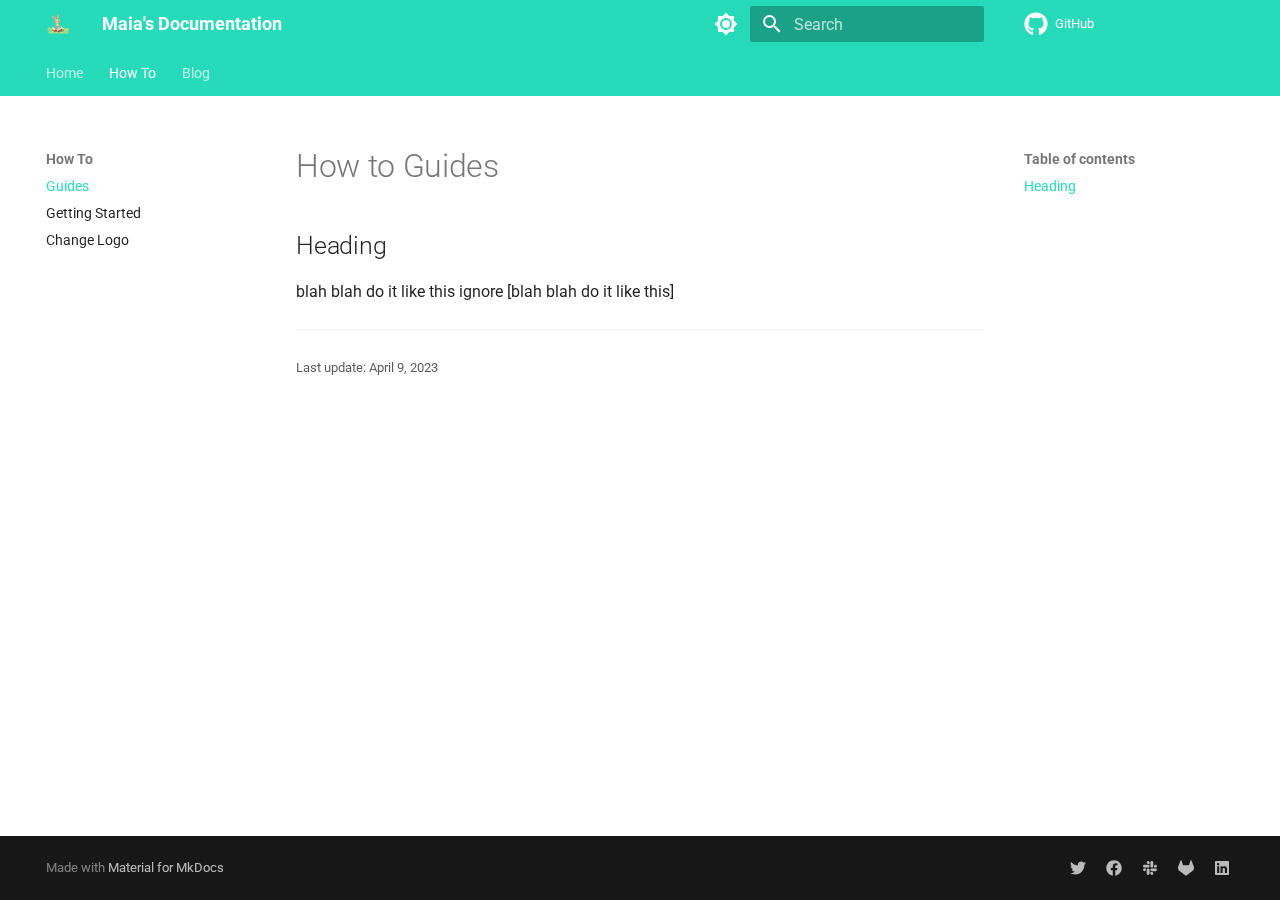
<file: how-to/how-to-guides/index.html>
<!doctype html>
<html lang="en" class="no-js">
  <head>
    
      <meta charset="utf-8">
      <meta name="viewport" content="width=device-width,initial-scale=1">
      
      
      
      
        <link rel="prev" href="../..">
      
      
        <link rel="next" href="../gettingstarted/">
      
      <link rel="icon" href="../../doggy.png">
      <meta name="generator" content="mkdocs-1.4.2, mkdocs-material-9.1.6">
    
    
      
        <title>Guides - Maia's Documentation</title>
      
    
    
      <link rel="stylesheet" href="../../assets/stylesheets/main.ded33207.min.css">
      
        
        <link rel="stylesheet" href="../../assets/stylesheets/palette.a0c5b2b5.min.css">
      
      

    
    
    
      
        
        
        <link rel="preconnect" href="https://fonts.gstatic.com" crossorigin>
        <link rel="stylesheet" href="https://fonts.googleapis.com/css?family=Roboto:300,300i,400,400i,700,700i%7CRoboto+Mono:400,400i,700,700i&display=fallback">
        <style>:root{--md-text-font:"Roboto";--md-code-font:"Roboto Mono"}</style>
      
    
    
      <link rel="stylesheet" href="../../extra.css">
    
    <script>__md_scope=new URL("../..",location),__md_hash=e=>[...e].reduce((e,_)=>(e<<5)-e+_.charCodeAt(0),0),__md_get=(e,_=localStorage,t=__md_scope)=>JSON.parse(_.getItem(t.pathname+"."+e)),__md_set=(e,_,t=localStorage,a=__md_scope)=>{try{t.setItem(a.pathname+"."+e,JSON.stringify(_))}catch(e){}}</script>
    
      

    
    
    
  </head>
  
  
    
    
      
    
    
    
    
    <body dir="ltr" data-md-color-scheme="default" data-md-color-primary="" data-md-color-accent="">
  
    
    
      <script>var palette=__md_get("__palette");if(palette&&"object"==typeof palette.color)for(var key of Object.keys(palette.color))document.body.setAttribute("data-md-color-"+key,palette.color[key])</script>
    
    <input class="md-toggle" data-md-toggle="drawer" type="checkbox" id="__drawer" autocomplete="off">
    <input class="md-toggle" data-md-toggle="search" type="checkbox" id="__search" autocomplete="off">
    <label class="md-overlay" for="__drawer"></label>
    <div data-md-component="skip">
      
        
        <a href="#how-to-guides" class="md-skip">
          Skip to content
        </a>
      
    </div>
    <div data-md-component="announce">
      
    </div>
    
    
      

<header class="md-header" data-md-component="header">
  <nav class="md-header__inner md-grid" aria-label="Header">
    <a href="../.." title="Maia&#39;s Documentation" class="md-header__button md-logo" aria-label="Maia's Documentation" data-md-component="logo">
      
  <img src="../../easterbunnie.png" alt="logo">

    </a>
    <label class="md-header__button md-icon" for="__drawer">
      <svg xmlns="http://www.w3.org/2000/svg" viewBox="0 0 24 24"><path d="M3 6h18v2H3V6m0 5h18v2H3v-2m0 5h18v2H3v-2Z"/></svg>
    </label>
    <div class="md-header__title" data-md-component="header-title">
      <div class="md-header__ellipsis">
        <div class="md-header__topic">
          <span class="md-ellipsis">
            Maia's Documentation
          </span>
        </div>
        <div class="md-header__topic" data-md-component="header-topic">
          <span class="md-ellipsis">
            
              Guides
            
          </span>
        </div>
      </div>
    </div>
    
      <form class="md-header__option" data-md-component="palette">
        
          
          <input class="md-option" data-md-color-media="" data-md-color-scheme="default" data-md-color-primary="" data-md-color-accent=""  aria-label="Switch to dark mode"  type="radio" name="__palette" id="__palette_1">
          
            <label class="md-header__button md-icon" title="Switch to dark mode" for="__palette_2" hidden>
              <svg xmlns="http://www.w3.org/2000/svg" viewBox="0 0 24 24"><path d="M12 8a4 4 0 0 0-4 4 4 4 0 0 0 4 4 4 4 0 0 0 4-4 4 4 0 0 0-4-4m0 10a6 6 0 0 1-6-6 6 6 0 0 1 6-6 6 6 0 0 1 6 6 6 6 0 0 1-6 6m8-9.31V4h-4.69L12 .69 8.69 4H4v4.69L.69 12 4 15.31V20h4.69L12 23.31 15.31 20H20v-4.69L23.31 12 20 8.69Z"/></svg>
            </label>
          
        
          
          <input class="md-option" data-md-color-media="" data-md-color-scheme="slate" data-md-color-primary="" data-md-color-accent=""  aria-label="Switch to light mode"  type="radio" name="__palette" id="__palette_2">
          
            <label class="md-header__button md-icon" title="Switch to light mode" for="__palette_1" hidden>
              <svg xmlns="http://www.w3.org/2000/svg" viewBox="0 0 24 24"><path d="M12 18c-.89 0-1.74-.2-2.5-.55C11.56 16.5 13 14.42 13 12c0-2.42-1.44-4.5-3.5-5.45C10.26 6.2 11.11 6 12 6a6 6 0 0 1 6 6 6 6 0 0 1-6 6m8-9.31V4h-4.69L12 .69 8.69 4H4v4.69L.69 12 4 15.31V20h4.69L12 23.31 15.31 20H20v-4.69L23.31 12 20 8.69Z"/></svg>
            </label>
          
        
      </form>
    
    
    
      <label class="md-header__button md-icon" for="__search">
        <svg xmlns="http://www.w3.org/2000/svg" viewBox="0 0 24 24"><path d="M9.5 3A6.5 6.5 0 0 1 16 9.5c0 1.61-.59 3.09-1.56 4.23l.27.27h.79l5 5-1.5 1.5-5-5v-.79l-.27-.27A6.516 6.516 0 0 1 9.5 16 6.5 6.5 0 0 1 3 9.5 6.5 6.5 0 0 1 9.5 3m0 2C7 5 5 7 5 9.5S7 14 9.5 14 14 12 14 9.5 12 5 9.5 5Z"/></svg>
      </label>
      <div class="md-search" data-md-component="search" role="dialog">
  <label class="md-search__overlay" for="__search"></label>
  <div class="md-search__inner" role="search">
    <form class="md-search__form" name="search">
      <input type="text" class="md-search__input" name="query" aria-label="Search" placeholder="Search" autocapitalize="off" autocorrect="off" autocomplete="off" spellcheck="false" data-md-component="search-query" required>
      <label class="md-search__icon md-icon" for="__search">
        <svg xmlns="http://www.w3.org/2000/svg" viewBox="0 0 24 24"><path d="M9.5 3A6.5 6.5 0 0 1 16 9.5c0 1.61-.59 3.09-1.56 4.23l.27.27h.79l5 5-1.5 1.5-5-5v-.79l-.27-.27A6.516 6.516 0 0 1 9.5 16 6.5 6.5 0 0 1 3 9.5 6.5 6.5 0 0 1 9.5 3m0 2C7 5 5 7 5 9.5S7 14 9.5 14 14 12 14 9.5 12 5 9.5 5Z"/></svg>
        <svg xmlns="http://www.w3.org/2000/svg" viewBox="0 0 24 24"><path d="M20 11v2H8l5.5 5.5-1.42 1.42L4.16 12l7.92-7.92L13.5 5.5 8 11h12Z"/></svg>
      </label>
      <nav class="md-search__options" aria-label="Search">
        
        <button type="reset" class="md-search__icon md-icon" title="Clear" aria-label="Clear" tabindex="-1">
          <svg xmlns="http://www.w3.org/2000/svg" viewBox="0 0 24 24"><path d="M19 6.41 17.59 5 12 10.59 6.41 5 5 6.41 10.59 12 5 17.59 6.41 19 12 13.41 17.59 19 19 17.59 13.41 12 19 6.41Z"/></svg>
        </button>
      </nav>
      
    </form>
    <div class="md-search__output">
      <div class="md-search__scrollwrap" data-md-scrollfix>
        <div class="md-search-result" data-md-component="search-result">
          <div class="md-search-result__meta">
            Initializing search
          </div>
          <ol class="md-search-result__list" role="presentation"></ol>
        </div>
      </div>
    </div>
  </div>
</div>
    
    
      <div class="md-header__source">
        <a href="https://github.com/roostersa123/mkdocs" title="Go to repository" class="md-source" data-md-component="source">
  <div class="md-source__icon md-icon">
    
    <svg xmlns="http://www.w3.org/2000/svg" viewBox="0 0 496 512"><!--! Font Awesome Free 6.4.0 by @fontawesome - https://fontawesome.com License - https://fontawesome.com/license/free (Icons: CC BY 4.0, Fonts: SIL OFL 1.1, Code: MIT License) Copyright 2023 Fonticons, Inc.--><path d="M165.9 397.4c0 2-2.3 3.6-5.2 3.6-3.3.3-5.6-1.3-5.6-3.6 0-2 2.3-3.6 5.2-3.6 3-.3 5.6 1.3 5.6 3.6zm-31.1-4.5c-.7 2 1.3 4.3 4.3 4.9 2.6 1 5.6 0 6.2-2s-1.3-4.3-4.3-5.2c-2.6-.7-5.5.3-6.2 2.3zm44.2-1.7c-2.9.7-4.9 2.6-4.6 4.9.3 2 2.9 3.3 5.9 2.6 2.9-.7 4.9-2.6 4.6-4.6-.3-1.9-3-3.2-5.9-2.9zM244.8 8C106.1 8 0 113.3 0 252c0 110.9 69.8 205.8 169.5 239.2 12.8 2.3 17.3-5.6 17.3-12.1 0-6.2-.3-40.4-.3-61.4 0 0-70 15-84.7-29.8 0 0-11.4-29.1-27.8-36.6 0 0-22.9-15.7 1.6-15.4 0 0 24.9 2 38.6 25.8 21.9 38.6 58.6 27.5 72.9 20.9 2.3-16 8.8-27.1 16-33.7-55.9-6.2-112.3-14.3-112.3-110.5 0-27.5 7.6-41.3 23.6-58.9-2.6-6.5-11.1-33.3 2.6-67.9 20.9-6.5 69 27 69 27 20-5.6 41.5-8.5 62.8-8.5s42.8 2.9 62.8 8.5c0 0 48.1-33.6 69-27 13.7 34.7 5.2 61.4 2.6 67.9 16 17.7 25.8 31.5 25.8 58.9 0 96.5-58.9 104.2-114.8 110.5 9.2 7.9 17 22.9 17 46.4 0 33.7-.3 75.4-.3 83.6 0 6.5 4.6 14.4 17.3 12.1C428.2 457.8 496 362.9 496 252 496 113.3 383.5 8 244.8 8zM97.2 352.9c-1.3 1-1 3.3.7 5.2 1.6 1.6 3.9 2.3 5.2 1 1.3-1 1-3.3-.7-5.2-1.6-1.6-3.9-2.3-5.2-1zm-10.8-8.1c-.7 1.3.3 2.9 2.3 3.9 1.6 1 3.6.7 4.3-.7.7-1.3-.3-2.9-2.3-3.9-2-.6-3.6-.3-4.3.7zm32.4 35.6c-1.6 1.3-1 4.3 1.3 6.2 2.3 2.3 5.2 2.6 6.5 1 1.3-1.3.7-4.3-1.3-6.2-2.2-2.3-5.2-2.6-6.5-1zm-11.4-14.7c-1.6 1-1.6 3.6 0 5.9 1.6 2.3 4.3 3.3 5.6 2.3 1.6-1.3 1.6-3.9 0-6.2-1.4-2.3-4-3.3-5.6-2z"/></svg>
  </div>
  <div class="md-source__repository">
    GitHub
  </div>
</a>
      </div>
    
  </nav>
  
</header>
    
    <div class="md-container" data-md-component="container">
      
      
        
          
            
<nav class="md-tabs" aria-label="Tabs" data-md-component="tabs">
  <div class="md-grid">
    <ul class="md-tabs__list">
      
        
  
  


  
  
  
    <li class="md-tabs__item">
      <a href="../.." class="md-tabs__link">
        Home
      </a>
    </li>
  

      
        
  
  
    
  


  
  
  
    <li class="md-tabs__item">
      <a href="./" class="md-tabs__link md-tabs__link--active">
        How To
      </a>
    </li>
  

      
        
  
  


  
  
  
    <li class="md-tabs__item">
      <a href="../../blog/blog/" class="md-tabs__link">
        Blog
      </a>
    </li>
  

      
    </ul>
  </div>
</nav>
          
        
      
      <main class="md-main" data-md-component="main">
        <div class="md-main__inner md-grid">
          
            
              
              <div class="md-sidebar md-sidebar--primary" data-md-component="sidebar" data-md-type="navigation" >
                <div class="md-sidebar__scrollwrap">
                  <div class="md-sidebar__inner">
                    

  


<nav class="md-nav md-nav--primary md-nav--lifted" aria-label="Navigation" data-md-level="0">
  <label class="md-nav__title" for="__drawer">
    <a href="../.." title="Maia&#39;s Documentation" class="md-nav__button md-logo" aria-label="Maia's Documentation" data-md-component="logo">
      
  <img src="../../easterbunnie.png" alt="logo">

    </a>
    Maia's Documentation
  </label>
  
    <div class="md-nav__source">
      <a href="https://github.com/roostersa123/mkdocs" title="Go to repository" class="md-source" data-md-component="source">
  <div class="md-source__icon md-icon">
    
    <svg xmlns="http://www.w3.org/2000/svg" viewBox="0 0 496 512"><!--! Font Awesome Free 6.4.0 by @fontawesome - https://fontawesome.com License - https://fontawesome.com/license/free (Icons: CC BY 4.0, Fonts: SIL OFL 1.1, Code: MIT License) Copyright 2023 Fonticons, Inc.--><path d="M165.9 397.4c0 2-2.3 3.6-5.2 3.6-3.3.3-5.6-1.3-5.6-3.6 0-2 2.3-3.6 5.2-3.6 3-.3 5.6 1.3 5.6 3.6zm-31.1-4.5c-.7 2 1.3 4.3 4.3 4.9 2.6 1 5.6 0 6.2-2s-1.3-4.3-4.3-5.2c-2.6-.7-5.5.3-6.2 2.3zm44.2-1.7c-2.9.7-4.9 2.6-4.6 4.9.3 2 2.9 3.3 5.9 2.6 2.9-.7 4.9-2.6 4.6-4.6-.3-1.9-3-3.2-5.9-2.9zM244.8 8C106.1 8 0 113.3 0 252c0 110.9 69.8 205.8 169.5 239.2 12.8 2.3 17.3-5.6 17.3-12.1 0-6.2-.3-40.4-.3-61.4 0 0-70 15-84.7-29.8 0 0-11.4-29.1-27.8-36.6 0 0-22.9-15.7 1.6-15.4 0 0 24.9 2 38.6 25.8 21.9 38.6 58.6 27.5 72.9 20.9 2.3-16 8.8-27.1 16-33.7-55.9-6.2-112.3-14.3-112.3-110.5 0-27.5 7.6-41.3 23.6-58.9-2.6-6.5-11.1-33.3 2.6-67.9 20.9-6.5 69 27 69 27 20-5.6 41.5-8.5 62.8-8.5s42.8 2.9 62.8 8.5c0 0 48.1-33.6 69-27 13.7 34.7 5.2 61.4 2.6 67.9 16 17.7 25.8 31.5 25.8 58.9 0 96.5-58.9 104.2-114.8 110.5 9.2 7.9 17 22.9 17 46.4 0 33.7-.3 75.4-.3 83.6 0 6.5 4.6 14.4 17.3 12.1C428.2 457.8 496 362.9 496 252 496 113.3 383.5 8 244.8 8zM97.2 352.9c-1.3 1-1 3.3.7 5.2 1.6 1.6 3.9 2.3 5.2 1 1.3-1 1-3.3-.7-5.2-1.6-1.6-3.9-2.3-5.2-1zm-10.8-8.1c-.7 1.3.3 2.9 2.3 3.9 1.6 1 3.6.7 4.3-.7.7-1.3-.3-2.9-2.3-3.9-2-.6-3.6-.3-4.3.7zm32.4 35.6c-1.6 1.3-1 4.3 1.3 6.2 2.3 2.3 5.2 2.6 6.5 1 1.3-1.3.7-4.3-1.3-6.2-2.2-2.3-5.2-2.6-6.5-1zm-11.4-14.7c-1.6 1-1.6 3.6 0 5.9 1.6 2.3 4.3 3.3 5.6 2.3 1.6-1.3 1.6-3.9 0-6.2-1.4-2.3-4-3.3-5.6-2z"/></svg>
  </div>
  <div class="md-source__repository">
    GitHub
  </div>
</a>
    </div>
  
  <ul class="md-nav__list" data-md-scrollfix>
    
      
      
      

  
  
  
    
    <li class="md-nav__item md-nav__item--nested">
      
      
      
      
      <input class="md-nav__toggle md-toggle " type="checkbox" id="__nav_1" >
      
      
      
        <label class="md-nav__link" for="__nav_1" id="__nav_1_label" tabindex="0">
          Home
          <span class="md-nav__icon md-icon"></span>
        </label>
      
      <nav class="md-nav" data-md-level="1" aria-labelledby="__nav_1_label" aria-expanded="false">
        <label class="md-nav__title" for="__nav_1">
          <span class="md-nav__icon md-icon"></span>
          Home
        </label>
        <ul class="md-nav__list" data-md-scrollfix>
          
            
              
  
  
  
    <li class="md-nav__item">
      <a href="../.." class="md-nav__link">
        Welcome
      </a>
    </li>
  

            
          
        </ul>
      </nav>
    </li>
  

    
      
      
      

  
  
    
  
  
    
    <li class="md-nav__item md-nav__item--active md-nav__item--nested">
      
      
      
      
      <input class="md-nav__toggle md-toggle " type="checkbox" id="__nav_2" checked>
      
      
      
        <label class="md-nav__link" for="__nav_2" id="__nav_2_label" tabindex="0">
          How To
          <span class="md-nav__icon md-icon"></span>
        </label>
      
      <nav class="md-nav" data-md-level="1" aria-labelledby="__nav_2_label" aria-expanded="true">
        <label class="md-nav__title" for="__nav_2">
          <span class="md-nav__icon md-icon"></span>
          How To
        </label>
        <ul class="md-nav__list" data-md-scrollfix>
          
            
              
  
  
    
  
  
    <li class="md-nav__item md-nav__item--active">
      
      <input class="md-nav__toggle md-toggle" type="checkbox" id="__toc">
      
      
        
      
      
        <label class="md-nav__link md-nav__link--active" for="__toc">
          Guides
          <span class="md-nav__icon md-icon"></span>
        </label>
      
      <a href="./" class="md-nav__link md-nav__link--active">
        Guides
      </a>
      
        

<nav class="md-nav md-nav--secondary" aria-label="Table of contents">
  
  
  
    
  
  
    <label class="md-nav__title" for="__toc">
      <span class="md-nav__icon md-icon"></span>
      Table of contents
    </label>
    <ul class="md-nav__list" data-md-component="toc" data-md-scrollfix>
      
        <li class="md-nav__item">
  <a href="#heading" class="md-nav__link">
    Heading
  </a>
  
</li>
      
    </ul>
  
</nav>
      
    </li>
  

            
          
            
              
  
  
  
    <li class="md-nav__item">
      <a href="../gettingstarted/" class="md-nav__link">
        Getting Started
      </a>
    </li>
  

            
          
            
              
  
  
  
    <li class="md-nav__item">
      <a href="../change-logo/" class="md-nav__link">
        Change Logo
      </a>
    </li>
  

            
          
        </ul>
      </nav>
    </li>
  

    
      
      
      

  
  
  
    
    <li class="md-nav__item md-nav__item--nested">
      
      
      
      
      <input class="md-nav__toggle md-toggle " type="checkbox" id="__nav_3" >
      
      
      
        <label class="md-nav__link" for="__nav_3" id="__nav_3_label" tabindex="0">
          Blog
          <span class="md-nav__icon md-icon"></span>
        </label>
      
      <nav class="md-nav" data-md-level="1" aria-labelledby="__nav_3_label" aria-expanded="false">
        <label class="md-nav__title" for="__nav_3">
          <span class="md-nav__icon md-icon"></span>
          Blog
        </label>
        <ul class="md-nav__list" data-md-scrollfix>
          
            
              
  
  
  
    <li class="md-nav__item">
      <a href="../../blog/blog/" class="md-nav__link">
        Blog
      </a>
    </li>
  

            
          
        </ul>
      </nav>
    </li>
  

    
  </ul>
</nav>
                  </div>
                </div>
              </div>
            
            
              
              <div class="md-sidebar md-sidebar--secondary" data-md-component="sidebar" data-md-type="toc" >
                <div class="md-sidebar__scrollwrap">
                  <div class="md-sidebar__inner">
                    

<nav class="md-nav md-nav--secondary" aria-label="Table of contents">
  
  
  
    
  
  
    <label class="md-nav__title" for="__toc">
      <span class="md-nav__icon md-icon"></span>
      Table of contents
    </label>
    <ul class="md-nav__list" data-md-component="toc" data-md-scrollfix>
      
        <li class="md-nav__item">
  <a href="#heading" class="md-nav__link">
    Heading
  </a>
  
</li>
      
    </ul>
  
</nav>
                  </div>
                </div>
              </div>
            
          
          
            <div class="md-content" data-md-component="content">
              <article class="md-content__inner md-typeset">
                
                  

  
  


<h1 id="how-to-guides">How to Guides</h1>
<h2 id="heading">Heading</h2>
<p>blah blah do it like this
ignore [blah blah do it like this]</p>

  <hr>
<div class="md-source-file">
  <small>
    
      Last update:
      <span class="git-revision-date-localized-plugin git-revision-date-localized-plugin-date">April 9, 2023</span>
      
    
  </small>
</div>





                
              </article>
            </div>
          
          
        </div>
        
      </main>
      
        <footer class="md-footer">
  
  <div class="md-footer-meta md-typeset">
    <div class="md-footer-meta__inner md-grid">
      <div class="md-copyright">
  
  
    Made with
    <a href="https://squidfunk.github.io/mkdocs-material/" target="_blank" rel="noopener">
      Material for MkDocs
    </a>
  
</div>
      
        <div class="md-social">
  
    
    
    
    
      
      
    
    <a href="https://www.maiaroos.com" target="_blank" rel="noopener" title="www.maiaroos.com" class="md-social__link">
      <svg xmlns="http://www.w3.org/2000/svg" viewBox="0 0 512 512"><!--! Font Awesome Free 6.4.0 by @fontawesome - https://fontawesome.com License - https://fontawesome.com/license/free (Icons: CC BY 4.0, Fonts: SIL OFL 1.1, Code: MIT License) Copyright 2023 Fonticons, Inc.--><path d="M459.37 151.716c.325 4.548.325 9.097.325 13.645 0 138.72-105.583 298.558-298.558 298.558-59.452 0-114.68-17.219-161.137-47.106 8.447.974 16.568 1.299 25.34 1.299 49.055 0 94.213-16.568 130.274-44.832-46.132-.975-84.792-31.188-98.112-72.772 6.498.974 12.995 1.624 19.818 1.624 9.421 0 18.843-1.3 27.614-3.573-48.081-9.747-84.143-51.98-84.143-102.985v-1.299c13.969 7.797 30.214 12.67 47.431 13.319-28.264-18.843-46.781-51.005-46.781-87.391 0-19.492 5.197-37.36 14.294-52.954 51.655 63.675 129.3 105.258 216.365 109.807-1.624-7.797-2.599-15.918-2.599-24.04 0-57.828 46.782-104.934 104.934-104.934 30.213 0 57.502 12.67 76.67 33.137 23.715-4.548 46.456-13.32 66.599-25.34-7.798 24.366-24.366 44.833-46.132 57.827 21.117-2.273 41.584-8.122 60.426-16.243-14.292 20.791-32.161 39.308-52.628 54.253z"/></svg>
    </a>
  
    
    
    
    
      
      
    
    <a href="https://www.maiaroos.com" target="_blank" rel="noopener" title="www.maiaroos.com" class="md-social__link">
      <svg xmlns="http://www.w3.org/2000/svg" viewBox="0 0 512 512"><!--! Font Awesome Free 6.4.0 by @fontawesome - https://fontawesome.com License - https://fontawesome.com/license/free (Icons: CC BY 4.0, Fonts: SIL OFL 1.1, Code: MIT License) Copyright 2023 Fonticons, Inc.--><path d="M504 256C504 119 393 8 256 8S8 119 8 256c0 123.78 90.69 226.38 209.25 245V327.69h-63V256h63v-54.64c0-62.15 37-96.48 93.67-96.48 27.14 0 55.52 4.84 55.52 4.84v61h-31.28c-30.8 0-40.41 19.12-40.41 38.73V256h68.78l-11 71.69h-57.78V501C413.31 482.38 504 379.78 504 256z"/></svg>
    </a>
  
    
    
    
    
      
      
    
    <a href="https://www.maiaroos.com" target="_blank" rel="noopener" title="www.maiaroos.com" class="md-social__link">
      <svg xmlns="http://www.w3.org/2000/svg" viewBox="0 0 448 512"><!--! Font Awesome Free 6.4.0 by @fontawesome - https://fontawesome.com License - https://fontawesome.com/license/free (Icons: CC BY 4.0, Fonts: SIL OFL 1.1, Code: MIT License) Copyright 2023 Fonticons, Inc.--><path d="M94.12 315.1c0 25.9-21.16 47.06-47.06 47.06S0 341 0 315.1c0-25.9 21.16-47.06 47.06-47.06h47.06v47.06zm23.72 0c0-25.9 21.16-47.06 47.06-47.06s47.06 21.16 47.06 47.06v117.84c0 25.9-21.16 47.06-47.06 47.06s-47.06-21.16-47.06-47.06V315.1zm47.06-188.98c-25.9 0-47.06-21.16-47.06-47.06S139 32 164.9 32s47.06 21.16 47.06 47.06v47.06H164.9zm0 23.72c25.9 0 47.06 21.16 47.06 47.06s-21.16 47.06-47.06 47.06H47.06C21.16 243.96 0 222.8 0 196.9s21.16-47.06 47.06-47.06H164.9zm188.98 47.06c0-25.9 21.16-47.06 47.06-47.06 25.9 0 47.06 21.16 47.06 47.06s-21.16 47.06-47.06 47.06h-47.06V196.9zm-23.72 0c0 25.9-21.16 47.06-47.06 47.06-25.9 0-47.06-21.16-47.06-47.06V79.06c0-25.9 21.16-47.06 47.06-47.06 25.9 0 47.06 21.16 47.06 47.06V196.9zM283.1 385.88c25.9 0 47.06 21.16 47.06 47.06 0 25.9-21.16 47.06-47.06 47.06-25.9 0-47.06-21.16-47.06-47.06v-47.06h47.06zm0-23.72c-25.9 0-47.06-21.16-47.06-47.06 0-25.9 21.16-47.06 47.06-47.06h117.84c25.9 0 47.06 21.16 47.06 47.06 0 25.9-21.16 47.06-47.06 47.06H283.1z"/></svg>
    </a>
  
    
    
    
    
      
      
    
    <a href="https://www.maiaroos.com" target="_blank" rel="noopener" title="www.maiaroos.com" class="md-social__link">
      <svg xmlns="http://www.w3.org/2000/svg" viewBox="0 0 512 512"><!--! Font Awesome Free 6.4.0 by @fontawesome - https://fontawesome.com License - https://fontawesome.com/license/free (Icons: CC BY 4.0, Fonts: SIL OFL 1.1, Code: MIT License) Copyright 2023 Fonticons, Inc.--><path d="m503.5 204.6-.7-1.8-69.7-181.78c-1.4-3.57-3.9-6.59-7.2-8.64-2.4-1.55-5.1-2.515-8-2.81-2.9-.295-5.7.083-8.4 1.11-2.7 1.02-5.1 2.66-7.1 4.78-1.9 2.12-3.3 4.67-4.1 7.44l-47 144H160.8l-47.1-144c-.8-2.77-2.2-5.31-4.1-7.43-2-2.12-4.4-3.75-7.1-4.77a18.1 18.1 0 0 0-8.38-1.113 18.4 18.4 0 0 0-8.04 2.793 18.09 18.09 0 0 0-7.16 8.64L9.267 202.8l-.724 1.8a129.57 129.57 0 0 0-3.52 82c7.747 26.9 24.047 50.7 46.447 67.6l.27.2.59.4 105.97 79.5 52.6 39.7 32 24.2c3.7 1.9 8.3 4.3 13 4.3 4.7 0 9.3-2.4 13-4.3l32-24.2 52.6-39.7 106.7-79.9.3-.3c22.4-16.9 38.7-40.6 45.6-67.5 8.6-27 7.4-55.8-2.6-82z"/></svg>
    </a>
  
    
    
    
    
      
      
    
    <a href="https://www.maiaroos.com" target="_blank" rel="noopener" title="www.maiaroos.com" class="md-social__link">
      <svg xmlns="http://www.w3.org/2000/svg" viewBox="0 0 448 512"><!--! Font Awesome Free 6.4.0 by @fontawesome - https://fontawesome.com License - https://fontawesome.com/license/free (Icons: CC BY 4.0, Fonts: SIL OFL 1.1, Code: MIT License) Copyright 2023 Fonticons, Inc.--><path d="M416 32H31.9C14.3 32 0 46.5 0 64.3v383.4C0 465.5 14.3 480 31.9 480H416c17.6 0 32-14.5 32-32.3V64.3c0-17.8-14.4-32.3-32-32.3zM135.4 416H69V202.2h66.5V416zm-33.2-243c-21.3 0-38.5-17.3-38.5-38.5S80.9 96 102.2 96c21.2 0 38.5 17.3 38.5 38.5 0 21.3-17.2 38.5-38.5 38.5zm282.1 243h-66.4V312c0-24.8-.5-56.7-34.5-56.7-34.6 0-39.9 27-39.9 54.9V416h-66.4V202.2h63.7v29.2h.9c8.9-16.8 30.6-34.5 62.9-34.5 67.2 0 79.7 44.3 79.7 101.9V416z"/></svg>
    </a>
  
</div>
      
    </div>
  </div>
</footer>
      
    </div>
    <div class="md-dialog" data-md-component="dialog">
      <div class="md-dialog__inner md-typeset"></div>
    </div>
    
    <script id="__config" type="application/json">{"base": "../..", "features": ["navigation.tabs"], "search": "../../assets/javascripts/workers/search.208ed371.min.js", "translations": {"clipboard.copied": "Copied to clipboard", "clipboard.copy": "Copy to clipboard", "search.result.more.one": "1 more on this page", "search.result.more.other": "# more on this page", "search.result.none": "No matching documents", "search.result.one": "1 matching document", "search.result.other": "# matching documents", "search.result.placeholder": "Type to start searching", "search.result.term.missing": "Missing", "select.version": "Select version"}}</script>
    
    
      <script src="../../assets/javascripts/bundle.51198bba.min.js"></script>
      
    
  </body>
</html>
</file>
<file: extra.css>
:root > * {
    --md-primary-fg-color:     #27dab9;
    --md-primary-fg-color--light: #0987cb;
    --md-primary-fg-color--dark:  #d389c5;
}
</file>
<file: assets/stylesheets/main.ded33207.min.css>
@charset "UTF-8";html{-webkit-text-size-adjust:none;-moz-text-size-adjust:none;text-size-adjust:none;box-sizing:border-box}*,:after,:before{box-sizing:inherit}@media (prefers-reduced-motion){*,:after,:before{transition:none!important}}body{margin:0}a,button,input,label{-webkit-tap-highlight-color:transparent}a{color:inherit;text-decoration:none}hr{border:0;box-sizing:initial;display:block;height:.05rem;overflow:visible;padding:0}small{font-size:80%}sub,sup{line-height:1em}img{border-style:none}table{border-collapse:initial;border-spacing:0}td,th{font-weight:400;vertical-align:top}button{background:#0000;border:0;font-family:inherit;font-size:inherit;margin:0;padding:0}input{border:0;outline:none}:root{--md-primary-fg-color:#4051b5;--md-primary-fg-color--light:#5d6cc0;--md-primary-fg-color--dark:#303fa1;--md-primary-bg-color:#fff;--md-primary-bg-color--light:#ffffffb3;--md-accent-fg-color:#526cfe;--md-accent-fg-color--transparent:#526cfe1a;--md-accent-bg-color:#fff;--md-accent-bg-color--light:#ffffffb3}:root,[data-md-color-scheme=default]{--md-default-fg-color:#000000de;--md-default-fg-color--light:#0000008a;--md-default-fg-color--lighter:#00000052;--md-default-fg-color--lightest:#00000012;--md-default-bg-color:#fff;--md-default-bg-color--light:#ffffffb3;--md-default-bg-color--lighter:#ffffff4d;--md-default-bg-color--lightest:#ffffff1f;--md-code-fg-color:#36464e;--md-code-bg-color:#f5f5f5;--md-code-hl-color:#ffff0080;--md-code-hl-number-color:#d52a2a;--md-code-hl-special-color:#db1457;--md-code-hl-function-color:#a846b9;--md-code-hl-constant-color:#6e59d9;--md-code-hl-keyword-color:#3f6ec6;--md-code-hl-string-color:#1c7d4d;--md-code-hl-name-color:var(--md-code-fg-color);--md-code-hl-operator-color:var(--md-default-fg-color--light);--md-code-hl-punctuation-color:var(--md-default-fg-color--light);--md-code-hl-comment-color:var(--md-default-fg-color--light);--md-code-hl-generic-color:var(--md-default-fg-color--light);--md-code-hl-variable-color:var(--md-default-fg-color--light);--md-typeset-color:var(--md-default-fg-color);--md-typeset-a-color:var(--md-primary-fg-color);--md-typeset-mark-color:#ffff0080;--md-typeset-del-color:#f5503d26;--md-typeset-ins-color:#0bd57026;--md-typeset-kbd-color:#fafafa;--md-typeset-kbd-accent-color:#fff;--md-typeset-kbd-border-color:#b8b8b8;--md-typeset-table-color:#0000001f;--md-typeset-table-color--light:rgba(0,0,0,.035);--md-admonition-fg-color:var(--md-default-fg-color);--md-admonition-bg-color:var(--md-default-bg-color);--md-warning-fg-color:#000000de;--md-warning-bg-color:#ff9;--md-footer-fg-color:#fff;--md-footer-fg-color--light:#ffffffb3;--md-footer-fg-color--lighter:#ffffff73;--md-footer-bg-color:#000000de;--md-footer-bg-color--dark:#00000052;--md-shadow-z1:0 0.2rem 0.5rem #0000000d,0 0 0.05rem #0000001a;--md-shadow-z2:0 0.2rem 0.5rem #0000001a,0 0 0.05rem #00000040;--md-shadow-z3:0 0.2rem 0.5rem #0003,0 0 0.05rem #00000059}.md-icon svg{fill:currentcolor;display:block;height:1.2rem;width:1.2rem}body{-webkit-font-smoothing:antialiased;-moz-osx-font-smoothing:grayscale;--md-text-font-family:var(--md-text-font,_),-apple-system,BlinkMacSystemFont,Helvetica,Arial,sans-serif;--md-code-font-family:var(--md-code-font,_),SFMono-Regular,Consolas,Menlo,monospace}aside,body,input{font-feature-settings:"kern","liga";color:var(--md-typeset-color);font-family:var(--md-text-font-family)}code,kbd,pre{font-feature-settings:"kern";font-family:var(--md-code-font-family)}:root{--md-typeset-table-sort-icon:url('data:image/svg+xml;charset=utf-8,<svg xmlns="http://www.w3.org/2000/svg" viewBox="0 0 24 24"><path d="m18 21-4-4h3V7h-3l4-4 4 4h-3v10h3M2 19v-2h10v2M2 13v-2h7v2M2 7V5h4v2H2Z"/></svg>');--md-typeset-table-sort-icon--asc:url('data:image/svg+xml;charset=utf-8,<svg xmlns="http://www.w3.org/2000/svg" viewBox="0 0 24 24"><path d="M19 17h3l-4 4-4-4h3V3h2M2 17h10v2H2M6 5v2H2V5m0 6h7v2H2v-2Z"/></svg>');--md-typeset-table-sort-icon--desc:url('data:image/svg+xml;charset=utf-8,<svg xmlns="http://www.w3.org/2000/svg" viewBox="0 0 24 24"><path d="M19 7h3l-4-4-4 4h3v14h2M2 17h10v2H2M6 5v2H2V5m0 6h7v2H2v-2Z"/></svg>')}.md-typeset{-webkit-print-color-adjust:exact;color-adjust:exact;font-size:.8rem;line-height:1.6}@media print{.md-typeset{font-size:.68rem}}.md-typeset blockquote,.md-typeset dl,.md-typeset figure,.md-typeset ol,.md-typeset pre,.md-typeset ul{margin-bottom:1em;margin-top:1em}.md-typeset h1{color:var(--md-default-fg-color--light);font-size:2em;line-height:1.3;margin:0 0 1.25em}.md-typeset h1,.md-typeset h2{font-weight:300;letter-spacing:-.01em}.md-typeset h2{font-size:1.5625em;line-height:1.4;margin:1.6em 0 .64em}.md-typeset h3{font-size:1.25em;font-weight:400;letter-spacing:-.01em;line-height:1.5;margin:1.6em 0 .8em}.md-typeset h2+h3{margin-top:.8em}.md-typeset h4{font-weight:700;letter-spacing:-.01em;margin:1em 0}.md-typeset h5,.md-typeset h6{color:var(--md-default-fg-color--light);font-size:.8em;font-weight:700;letter-spacing:-.01em;margin:1.25em 0}.md-typeset h5{text-transform:uppercase}.md-typeset hr{border-bottom:.05rem solid var(--md-default-fg-color--lightest);display:flow-root;margin:1.5em 0}.md-typeset a{color:var(--md-typeset-a-color);word-break:break-word}.md-typeset a,.md-typeset a:before{transition:color 125ms}.md-typeset a:focus,.md-typeset a:hover{color:var(--md-accent-fg-color)}.md-typeset a:focus code,.md-typeset a:hover code{background-color:var(--md-accent-fg-color--transparent)}.md-typeset a code{color:currentcolor;transition:background-color 125ms}.md-typeset a.focus-visible{outline-color:var(--md-accent-fg-color);outline-offset:.2rem}.md-typeset code,.md-typeset kbd,.md-typeset pre{color:var(--md-code-fg-color);direction:ltr;font-variant-ligatures:none}@media print{.md-typeset code,.md-typeset kbd,.md-typeset pre{white-space:pre-wrap}}.md-typeset code{background-color:var(--md-code-bg-color);border-radius:.1rem;-webkit-box-decoration-break:clone;box-decoration-break:clone;font-size:.85em;padding:0 .2941176471em;word-break:break-word}.md-typeset code:not(.focus-visible){-webkit-tap-highlight-color:transparent;outline:none}.md-typeset pre{display:flow-root;line-height:1.4;position:relative}.md-typeset pre>code{-webkit-box-decoration-break:slice;box-decoration-break:slice;box-shadow:none;display:block;margin:0;outline-color:var(--md-accent-fg-color);overflow:auto;padding:.7720588235em 1.1764705882em;scrollbar-color:var(--md-default-fg-color--lighter) #0000;scrollbar-width:thin;touch-action:auto;word-break:normal}.md-typeset pre>code:hover{scrollbar-color:var(--md-accent-fg-color) #0000}.md-typeset pre>code::-webkit-scrollbar{height:.2rem;width:.2rem}.md-typeset pre>code::-webkit-scrollbar-thumb{background-color:var(--md-default-fg-color--lighter)}.md-typeset pre>code::-webkit-scrollbar-thumb:hover{background-color:var(--md-accent-fg-color)}.md-typeset kbd{background-color:var(--md-typeset-kbd-color);border-radius:.1rem;box-shadow:0 .1rem 0 .05rem var(--md-typeset-kbd-border-color),0 .1rem 0 var(--md-typeset-kbd-border-color),0 -.1rem .2rem var(--md-typeset-kbd-accent-color) inset;color:var(--md-default-fg-color);display:inline-block;font-size:.75em;padding:0 .6666666667em;vertical-align:text-top;word-break:break-word}.md-typeset mark{background-color:var(--md-typeset-mark-color);-webkit-box-decoration-break:clone;box-decoration-break:clone;color:inherit;word-break:break-word}.md-typeset abbr{border-bottom:.05rem dotted var(--md-default-fg-color--light);cursor:help;text-decoration:none}@media (hover:none){.md-typeset abbr[title]:focus:after,.md-typeset abbr[title]:hover:after{background-color:var(--md-default-fg-color);border-radius:.1rem;box-shadow:var(--md-shadow-z3);color:var(--md-default-bg-color);content:attr(title);font-size:.7rem;left:.8rem;margin-top:2em;padding:.2rem .3rem;position:absolute;right:.8rem}}.md-typeset small{opacity:.75}[dir=ltr] .md-typeset sub,[dir=ltr] .md-typeset sup{margin-left:.078125em}[dir=rtl] .md-typeset sub,[dir=rtl] .md-typeset sup{margin-right:.078125em}[dir=ltr] .md-typeset blockquote{padding-left:.6rem}[dir=rtl] .md-typeset blockquote{padding-right:.6rem}[dir=ltr] .md-typeset blockquote{border-left:.2rem solid var(--md-default-fg-color--lighter)}[dir=rtl] .md-typeset blockquote{border-right:.2rem solid var(--md-default-fg-color--lighter)}.md-typeset blockquote{color:var(--md-default-fg-color--light);margin-left:0;margin-right:0}.md-typeset ul{list-style-type:disc}[dir=ltr] .md-typeset ol,[dir=ltr] .md-typeset ul{margin-left:.625em}[dir=rtl] .md-typeset ol,[dir=rtl] .md-typeset ul{margin-right:.625em}.md-typeset ol,.md-typeset ul{padding:0}.md-typeset ol:not([hidden]),.md-typeset ul:not([hidden]){display:flow-root}.md-typeset ol ol,.md-typeset ul ol{list-style-type:lower-alpha}.md-typeset ol ol ol,.md-typeset ul ol ol{list-style-type:lower-roman}[dir=ltr] .md-typeset ol li,[dir=ltr] .md-typeset ul li{margin-left:1.25em}[dir=rtl] .md-typeset ol li,[dir=rtl] .md-typeset ul li{margin-right:1.25em}.md-typeset ol li,.md-typeset ul li{margin-bottom:.5em}.md-typeset ol li blockquote,.md-typeset ol li p,.md-typeset ul li blockquote,.md-typeset ul li p{margin:.5em 0}.md-typeset ol li:last-child,.md-typeset ul li:last-child{margin-bottom:0}[dir=ltr] .md-typeset ol li ol,[dir=ltr] .md-typeset ol li ul,[dir=ltr] .md-typeset ul li ol,[dir=ltr] .md-typeset ul li ul{margin-left:.625em}[dir=rtl] .md-typeset ol li ol,[dir=rtl] .md-typeset ol li ul,[dir=rtl] .md-typeset ul li ol,[dir=rtl] .md-typeset ul li ul{margin-right:.625em}.md-typeset ol li ol,.md-typeset ol li ul,.md-typeset ul li ol,.md-typeset ul li ul{margin-bottom:.5em;margin-top:.5em}[dir=ltr] .md-typeset dd{margin-left:1.875em}[dir=rtl] .md-typeset dd{margin-right:1.875em}.md-typeset dd{margin-bottom:1.5em;margin-top:1em}.md-typeset img,.md-typeset svg,.md-typeset video{height:auto;max-width:100%}.md-typeset img[align=left]{margin:1em 1em 1em 0}.md-typeset img[align=right]{margin:1em 0 1em 1em}.md-typeset img[align]:only-child{margin-top:0}.md-typeset img[src$="#gh-dark-mode-only"],.md-typeset img[src$="#only-dark"]{display:none}.md-typeset figure{display:flow-root;margin:1em auto;max-width:100%;text-align:center;width:-webkit-fit-content;width:-moz-fit-content;width:fit-content}.md-typeset figure img{display:block}.md-typeset figcaption{font-style:italic;margin:1em auto;max-width:24rem}.md-typeset iframe{max-width:100%}.md-typeset table:not([class]){background-color:var(--md-default-bg-color);border:.05rem solid var(--md-typeset-table-color);border-radius:.1rem;display:inline-block;font-size:.64rem;max-width:100%;overflow:auto;touch-action:auto}@media print{.md-typeset table:not([class]){display:table}}.md-typeset table:not([class])+*{margin-top:1.5em}.md-typeset table:not([class]) td>:first-child,.md-typeset table:not([class]) th>:first-child{margin-top:0}.md-typeset table:not([class]) td>:last-child,.md-typeset table:not([class]) th>:last-child{margin-bottom:0}.md-typeset table:not([class]) td:not([align]),.md-typeset table:not([class]) th:not([align]){text-align:left}[dir=rtl] .md-typeset table:not([class]) td:not([align]),[dir=rtl] .md-typeset table:not([class]) th:not([align]){text-align:right}.md-typeset table:not([class]) th{font-weight:700;min-width:5rem;padding:.9375em 1.25em;vertical-align:top}.md-typeset table:not([class]) td{border-top:.05rem solid var(--md-typeset-table-color);padding:.9375em 1.25em;vertical-align:top}.md-typeset table:not([class]) tbody tr{transition:background-color 125ms}.md-typeset table:not([class]) tbody tr:hover{background-color:var(--md-typeset-table-color--light);box-shadow:0 .05rem 0 var(--md-default-bg-color) inset}.md-typeset table:not([class]) a{word-break:normal}.md-typeset table th[role=columnheader]{cursor:pointer}[dir=ltr] .md-typeset table th[role=columnheader]:after{margin-left:.5em}[dir=rtl] .md-typeset table th[role=columnheader]:after{margin-right:.5em}.md-typeset table th[role=columnheader]:after{content:"";display:inline-block;height:1.2em;-webkit-mask-image:var(--md-typeset-table-sort-icon);mask-image:var(--md-typeset-table-sort-icon);-webkit-mask-repeat:no-repeat;mask-repeat:no-repeat;-webkit-mask-size:contain;mask-size:contain;transition:background-color 125ms;vertical-align:text-bottom;width:1.2em}.md-typeset table th[role=columnheader]:hover:after{background-color:var(--md-default-fg-color--lighter)}.md-typeset table th[role=columnheader][aria-sort=ascending]:after{background-color:var(--md-default-fg-color--light);-webkit-mask-image:var(--md-typeset-table-sort-icon--asc);mask-image:var(--md-typeset-table-sort-icon--asc)}.md-typeset table th[role=columnheader][aria-sort=descending]:after{background-color:var(--md-default-fg-color--light);-webkit-mask-image:var(--md-typeset-table-sort-icon--desc);mask-image:var(--md-typeset-table-sort-icon--desc)}.md-typeset__scrollwrap{margin:1em -.8rem;overflow-x:auto;touch-action:auto}.md-typeset__table{display:inline-block;margin-bottom:.5em;padding:0 .8rem}@media print{.md-typeset__table{display:block}}html .md-typeset__table table{display:table;margin:0;overflow:hidden;width:100%}@media screen and (max-width:44.9375em){.md-content__inner>pre{margin:1em -.8rem}.md-content__inner>pre code{border-radius:0}}.md-banner{background-color:var(--md-footer-bg-color);color:var(--md-footer-fg-color);overflow:auto}@media print{.md-banner{display:none}}.md-banner--warning{background-color:var(--md-warning-bg-color);color:var(--md-warning-fg-color)}.md-banner__inner{font-size:.7rem;margin:.6rem auto;padding:0 .8rem}[dir=ltr] .md-banner__button{float:right}[dir=rtl] .md-banner__button{float:left}.md-banner__button{color:inherit;cursor:pointer;transition:opacity .25s}.md-banner__button:hover{opacity:.7}html{font-size:125%;height:100%;overflow-x:hidden}@media screen and (min-width:100em){html{font-size:137.5%}}@media screen and (min-width:125em){html{font-size:150%}}body{background-color:var(--md-default-bg-color);display:flex;flex-direction:column;font-size:.5rem;min-height:100%;position:relative;width:100%}@media print{body{display:block}}@media screen and (max-width:59.9375em){body[data-md-scrolllock]{position:fixed}}.md-grid{margin-left:auto;margin-right:auto;max-width:61rem}.md-container{display:flex;flex-direction:column;flex-grow:1}@media print{.md-container{display:block}}.md-main{flex-grow:1}.md-main__inner{display:flex;height:100%;margin-top:1.5rem}.md-ellipsis{overflow:hidden;text-overflow:ellipsis}.md-toggle{display:none}.md-option{height:0;opacity:0;position:absolute;width:0}.md-option:checked+label:not([hidden]){display:block}.md-option.focus-visible+label{outline-color:var(--md-accent-fg-color);outline-style:auto}.md-skip{background-color:var(--md-default-fg-color);border-radius:.1rem;color:var(--md-default-bg-color);font-size:.64rem;margin:.5rem;opacity:0;outline-color:var(--md-accent-fg-color);padding:.3rem .5rem;position:fixed;transform:translateY(.4rem);z-index:-1}.md-skip:focus{opacity:1;transform:translateY(0);transition:transform .25s cubic-bezier(.4,0,.2,1),opacity 175ms 75ms;z-index:10}@page{margin:25mm}:root{--md-clipboard-icon:url('data:image/svg+xml;charset=utf-8,<svg xmlns="http://www.w3.org/2000/svg" viewBox="0 0 24 24"><path d="M19 21H8V7h11m0-2H8a2 2 0 0 0-2 2v14a2 2 0 0 0 2 2h11a2 2 0 0 0 2-2V7a2 2 0 0 0-2-2m-3-4H4a2 2 0 0 0-2 2v14h2V3h12V1Z"/></svg>')}.md-clipboard{border-radius:.1rem;color:var(--md-default-fg-color--lightest);cursor:pointer;height:1.5em;outline-color:var(--md-accent-fg-color);outline-offset:.1rem;position:absolute;right:.5em;top:.5em;transition:color .25s;width:1.5em;z-index:1}@media print{.md-clipboard{display:none}}.md-clipboard:not(.focus-visible){-webkit-tap-highlight-color:transparent;outline:none}:hover>.md-clipboard{color:var(--md-default-fg-color--light)}.md-clipboard:focus,.md-clipboard:hover{color:var(--md-accent-fg-color)}.md-clipboard:after{background-color:currentcolor;content:"";display:block;height:1.125em;margin:0 auto;-webkit-mask-image:var(--md-clipboard-icon);mask-image:var(--md-clipboard-icon);-webkit-mask-position:center;mask-position:center;-webkit-mask-repeat:no-repeat;mask-repeat:no-repeat;-webkit-mask-size:contain;mask-size:contain;width:1.125em}.md-clipboard--inline{cursor:pointer}.md-clipboard--inline code{transition:color .25s,background-color .25s}.md-clipboard--inline:focus code,.md-clipboard--inline:hover code{background-color:var(--md-accent-fg-color--transparent);color:var(--md-accent-fg-color)}@keyframes consent{0%{opacity:0;transform:translateY(100%)}to{opacity:1;transform:translateY(0)}}@keyframes overlay{0%{opacity:0}to{opacity:1}}.md-consent__overlay{animation:overlay .25s both;-webkit-backdrop-filter:blur(.1rem);backdrop-filter:blur(.1rem);background-color:#0000008a;height:100%;opacity:1;position:fixed;top:0;width:100%;z-index:5}.md-consent__inner{animation:consent .5s cubic-bezier(.1,.7,.1,1) both;background-color:var(--md-default-bg-color);border:0;border-radius:.1rem;bottom:0;box-shadow:0 0 .2rem #0000001a,0 .2rem .4rem #0003;max-height:100%;overflow:auto;padding:0;position:fixed;width:100%;z-index:5}.md-consent__form{padding:.8rem}.md-consent__settings{display:none;margin:1em 0}input:checked+.md-consent__settings{display:block}.md-consent__controls{margin-bottom:.8rem}.md-typeset .md-consent__controls .md-button{display:inline}@media screen and (max-width:44.9375em){.md-typeset .md-consent__controls .md-button{display:block;margin-top:.4rem;text-align:center;width:100%}}.md-consent label{cursor:pointer}.md-content{flex-grow:1;min-width:0}.md-content__inner{margin:0 .8rem 1.2rem;padding-top:.6rem}@media screen and (min-width:76.25em){[dir=ltr] .md-sidebar--primary:not([hidden])~.md-content>.md-content__inner{margin-left:1.2rem}[dir=ltr] .md-sidebar--secondary:not([hidden])~.md-content>.md-content__inner,[dir=rtl] .md-sidebar--primary:not([hidden])~.md-content>.md-content__inner{margin-right:1.2rem}[dir=rtl] .md-sidebar--secondary:not([hidden])~.md-content>.md-content__inner{margin-left:1.2rem}}.md-content__inner:before{content:"";display:block;height:.4rem}.md-content__inner>:last-child{margin-bottom:0}[dir=ltr] .md-content__button{float:right}[dir=rtl] .md-content__button{float:left}[dir=ltr] .md-content__button{margin-left:.4rem}[dir=rtl] .md-content__button{margin-right:.4rem}.md-content__button{margin:.4rem 0;padding:0}@media print{.md-content__button{display:none}}.md-typeset .md-content__button{color:var(--md-default-fg-color--lighter)}.md-content__button svg{display:inline;vertical-align:top}[dir=rtl] .md-content__button svg{transform:scaleX(-1)}[dir=ltr] .md-dialog{right:.8rem}[dir=rtl] .md-dialog{left:.8rem}.md-dialog{background-color:var(--md-default-fg-color);border-radius:.1rem;bottom:.8rem;box-shadow:var(--md-shadow-z3);min-width:11.1rem;opacity:0;padding:.4rem .6rem;pointer-events:none;position:fixed;transform:translateY(100%);transition:transform 0ms .4s,opacity .4s;z-index:4}@media print{.md-dialog{display:none}}.md-dialog--active{opacity:1;pointer-events:auto;transform:translateY(0);transition:transform .4s cubic-bezier(.075,.85,.175,1),opacity .4s}.md-dialog__inner{color:var(--md-default-bg-color);font-size:.7rem}.md-feedback{margin:2em 0 1em;text-align:center}.md-feedback fieldset{border:none;margin:0;padding:0}.md-feedback__title{font-weight:700;margin:1em auto}.md-feedback__inner{position:relative}.md-feedback__list{align-content:baseline;display:flex;flex-wrap:wrap;justify-content:center;position:relative}.md-feedback__list:hover .md-icon:not(:disabled){color:var(--md-default-fg-color--lighter)}:disabled .md-feedback__list{min-height:1.8rem}.md-feedback__icon{color:var(--md-default-fg-color--light);cursor:pointer;flex-shrink:0;margin:0 .1rem;transition:color 125ms}.md-feedback__icon:not(:disabled).md-icon:hover{color:var(--md-accent-fg-color)}.md-feedback__icon:disabled{color:var(--md-default-fg-color--lightest);pointer-events:none}.md-feedback__note{opacity:0;position:relative;transform:translateY(.4rem);transition:transform .4s cubic-bezier(.1,.7,.1,1),opacity .15s}.md-feedback__note>*{margin:0 auto;max-width:16rem}:disabled .md-feedback__note{opacity:1;transform:translateY(0)}.md-footer{background-color:var(--md-footer-bg-color);color:var(--md-footer-fg-color)}@media print{.md-footer{display:none}}.md-footer__inner{justify-content:space-between;overflow:auto;padding:.2rem}.md-footer__inner:not([hidden]){display:flex}.md-footer__link{align-items:end;display:flex;flex-grow:0.01;margin-bottom:.4rem;margin-top:1rem;max-width:100%;outline-color:var(--md-accent-fg-color);overflow:hidden;transition:opacity .25s}.md-footer__link:focus,.md-footer__link:hover{opacity:.7}[dir=rtl] .md-footer__link svg{transform:scaleX(-1)}@media screen and (max-width:44.9375em){.md-footer__link--prev{flex-shrink:0}.md-footer__link--prev .md-footer__title{display:none}}[dir=ltr] .md-footer__link--next{margin-left:auto}[dir=rtl] .md-footer__link--next{margin-right:auto}.md-footer__link--next{text-align:right}[dir=rtl] .md-footer__link--next{text-align:left}.md-footer__title{flex-grow:1;font-size:.9rem;margin-bottom:.7rem;max-width:calc(100% - 2.4rem);padding:0 1rem;white-space:nowrap}.md-footer__button{margin:.2rem;padding:.4rem}.md-footer__direction{font-size:.64rem;opacity:.7}.md-footer-meta{background-color:var(--md-footer-bg-color--dark)}.md-footer-meta__inner{display:flex;flex-wrap:wrap;justify-content:space-between;padding:.2rem}html .md-footer-meta.md-typeset a{color:var(--md-footer-fg-color--light)}html .md-footer-meta.md-typeset a:focus,html .md-footer-meta.md-typeset a:hover{color:var(--md-footer-fg-color)}.md-copyright{color:var(--md-footer-fg-color--lighter);font-size:.64rem;margin:auto .6rem;padding:.4rem 0;width:100%}@media screen and (min-width:45em){.md-copyright{width:auto}}.md-copyright__highlight{color:var(--md-footer-fg-color--light)}.md-social{margin:0 .4rem;padding:.2rem 0 .6rem}@media screen and (min-width:45em){.md-social{padding:.6rem 0}}.md-social__link{display:inline-block;height:1.6rem;text-align:center;width:1.6rem}.md-social__link:before{line-height:1.9}.md-social__link svg{fill:currentcolor;max-height:.8rem;vertical-align:-25%}.md-typeset .md-button{border:.1rem solid;border-radius:.1rem;color:var(--md-primary-fg-color);cursor:pointer;display:inline-block;font-weight:700;padding:.625em 2em;transition:color 125ms,background-color 125ms,border-color 125ms}.md-typeset .md-button--primary{background-color:var(--md-primary-fg-color);border-color:var(--md-primary-fg-color);color:var(--md-primary-bg-color)}.md-typeset .md-button:focus,.md-typeset .md-button:hover{background-color:var(--md-accent-fg-color);border-color:var(--md-accent-fg-color);color:var(--md-accent-bg-color)}[dir=ltr] .md-typeset .md-input{border-top-left-radius:.1rem}[dir=ltr] .md-typeset .md-input,[dir=rtl] .md-typeset .md-input{border-top-right-radius:.1rem}[dir=rtl] .md-typeset .md-input{border-top-left-radius:.1rem}.md-typeset .md-input{border-bottom:.1rem solid var(--md-default-fg-color--lighter);box-shadow:var(--md-shadow-z1);font-size:.8rem;height:1.8rem;padding:0 .6rem;transition:border .25s,box-shadow .25s}.md-typeset .md-input:focus,.md-typeset .md-input:hover{border-bottom-color:var(--md-accent-fg-color);box-shadow:var(--md-shadow-z2)}.md-typeset .md-input--stretch{width:100%}.md-header{background-color:var(--md-primary-fg-color);box-shadow:0 0 .2rem #0000,0 .2rem .4rem #0000;color:var(--md-primary-bg-color);display:block;left:0;position:sticky;right:0;top:0;z-index:4}@media print{.md-header{display:none}}.md-header[hidden]{transform:translateY(-100%);transition:transform .25s cubic-bezier(.8,0,.6,1),box-shadow .25s}.md-header--shadow{box-shadow:0 0 .2rem #0000001a,0 .2rem .4rem #0003;transition:transform .25s cubic-bezier(.1,.7,.1,1),box-shadow .25s}.md-header__inner{align-items:center;display:flex;padding:0 .2rem}.md-header__button{color:currentcolor;cursor:pointer;margin:.2rem;outline-color:var(--md-accent-fg-color);padding:.4rem;position:relative;transition:opacity .25s;vertical-align:middle;z-index:1}.md-header__button:hover{opacity:.7}.md-header__button:not([hidden]){display:inline-block}.md-header__button:not(.focus-visible){-webkit-tap-highlight-color:transparent;outline:none}.md-header__button.md-logo{margin:.2rem;padding:.4rem}@media screen and (max-width:76.1875em){.md-header__button.md-logo{display:none}}.md-header__button.md-logo img,.md-header__button.md-logo svg{fill:currentcolor;display:block;height:1.2rem;width:auto}@media screen and (min-width:60em){.md-header__button[for=__search]{display:none}}.no-js .md-header__button[for=__search]{display:none}[dir=rtl] .md-header__button[for=__search] svg{transform:scaleX(-1)}@media screen and (min-width:76.25em){.md-header__button[for=__drawer]{display:none}}.md-header__topic{display:flex;max-width:100%;position:absolute;transition:transform .4s cubic-bezier(.1,.7,.1,1),opacity .15s;white-space:nowrap}.md-header__topic+.md-header__topic{opacity:0;pointer-events:none;transform:translateX(1.25rem);transition:transform .4s cubic-bezier(1,.7,.1,.1),opacity .15s;z-index:-1}[dir=rtl] .md-header__topic+.md-header__topic{transform:translateX(-1.25rem)}.md-header__topic:first-child{font-weight:700}[dir=ltr] .md-header__title{margin-left:1rem}[dir=rtl] .md-header__title{margin-right:1rem}[dir=ltr] .md-header__title{margin-right:.4rem}[dir=rtl] .md-header__title{margin-left:.4rem}.md-header__title{flex-grow:1;font-size:.9rem;height:2.4rem;line-height:2.4rem}.md-header__title--active .md-header__topic{opacity:0;pointer-events:none;transform:translateX(-1.25rem);transition:transform .4s cubic-bezier(1,.7,.1,.1),opacity .15s;z-index:-1}[dir=rtl] .md-header__title--active .md-header__topic{transform:translateX(1.25rem)}.md-header__title--active .md-header__topic+.md-header__topic{opacity:1;pointer-events:auto;transform:translateX(0);transition:transform .4s cubic-bezier(.1,.7,.1,1),opacity .15s;z-index:0}.md-header__title>.md-header__ellipsis{height:100%;position:relative;width:100%}.md-header__option{display:flex;flex-shrink:0;max-width:100%;transition:max-width 0ms .25s,opacity .25s .25s;white-space:nowrap}[data-md-toggle=search]:checked~.md-header .md-header__option{max-width:0;opacity:0;transition:max-width 0ms,opacity 0ms}.md-header__source{display:none}@media screen and (min-width:60em){[dir=ltr] .md-header__source{margin-left:1rem}[dir=rtl] .md-header__source{margin-right:1rem}.md-header__source{display:block;max-width:11.7rem;width:11.7rem}}@media screen and (min-width:76.25em){[dir=ltr] .md-header__source{margin-left:1.4rem}[dir=rtl] .md-header__source{margin-right:1.4rem}}:root{--md-nav-icon--prev:url('data:image/svg+xml;charset=utf-8,<svg xmlns="http://www.w3.org/2000/svg" viewBox="0 0 24 24"><path d="M20 11v2H8l5.5 5.5-1.42 1.42L4.16 12l7.92-7.92L13.5 5.5 8 11h12Z"/></svg>');--md-nav-icon--next:url('data:image/svg+xml;charset=utf-8,<svg xmlns="http://www.w3.org/2000/svg" viewBox="0 0 24 24"><path d="M8.59 16.58 13.17 12 8.59 7.41 10 6l6 6-6 6-1.41-1.42Z"/></svg>');--md-toc-icon:url('data:image/svg+xml;charset=utf-8,<svg xmlns="http://www.w3.org/2000/svg" viewBox="0 0 24 24"><path d="M3 9h14V7H3v2m0 4h14v-2H3v2m0 4h14v-2H3v2m16 0h2v-2h-2v2m0-10v2h2V7h-2m0 6h2v-2h-2v2Z"/></svg>')}.md-nav{font-size:.7rem;line-height:1.3}.md-nav__title{color:var(--md-default-fg-color--light);display:block;font-weight:700;overflow:hidden;padding:0 .6rem;text-overflow:ellipsis}.md-nav__title .md-nav__button{display:none}.md-nav__title .md-nav__button img{height:100%;width:auto}.md-nav__title .md-nav__button.md-logo img,.md-nav__title .md-nav__button.md-logo svg{fill:currentcolor;display:block;height:2.4rem;max-width:100%;object-fit:contain;width:auto}.md-nav__list{list-style:none;margin:0;padding:0}.md-nav__item{padding:0 .6rem}[dir=ltr] .md-nav__item .md-nav__item{padding-right:0}[dir=rtl] .md-nav__item .md-nav__item{padding-left:0}.md-nav__link{align-items:center;cursor:pointer;display:flex;justify-content:space-between;margin-top:.625em;overflow:hidden;scroll-snap-align:start;text-overflow:ellipsis;transition:color 125ms}.md-nav__link--passed{color:var(--md-default-fg-color--light)}.md-nav__item .md-nav__link--active{color:var(--md-typeset-a-color)}.md-nav__item .md-nav__link--index [href]{width:100%}.md-nav__link:focus,.md-nav__link:hover{color:var(--md-accent-fg-color)}.md-nav__link.focus-visible{outline-color:var(--md-accent-fg-color);outline-offset:.2rem}.md-nav--primary .md-nav__link[for=__toc]{display:none}.md-nav--primary .md-nav__link[for=__toc] .md-icon:after{background-color:currentcolor;display:block;height:100%;-webkit-mask-image:var(--md-toc-icon);mask-image:var(--md-toc-icon);width:100%}.md-nav--primary .md-nav__link[for=__toc]~.md-nav{display:none}.md-nav__link>*{cursor:pointer;display:flex}.md-nav__icon{flex-shrink:0}.md-nav__source{display:none}@media screen and (max-width:76.1875em){.md-nav--primary,.md-nav--primary .md-nav{background-color:var(--md-default-bg-color);display:flex;flex-direction:column;height:100%;left:0;position:absolute;right:0;top:0;z-index:1}.md-nav--primary .md-nav__item,.md-nav--primary .md-nav__title{font-size:.8rem;line-height:1.5}.md-nav--primary .md-nav__title{background-color:var(--md-default-fg-color--lightest);color:var(--md-default-fg-color--light);cursor:pointer;height:5.6rem;line-height:2.4rem;padding:3rem .8rem .2rem;position:relative;white-space:nowrap}[dir=ltr] .md-nav--primary .md-nav__title .md-nav__icon{left:.4rem}[dir=rtl] .md-nav--primary .md-nav__title .md-nav__icon{right:.4rem}.md-nav--primary .md-nav__title .md-nav__icon{display:block;height:1.2rem;margin:.2rem;position:absolute;top:.4rem;width:1.2rem}.md-nav--primary .md-nav__title .md-nav__icon:after{background-color:currentcolor;content:"";display:block;height:100%;-webkit-mask-image:var(--md-nav-icon--prev);mask-image:var(--md-nav-icon--prev);-webkit-mask-position:center;mask-position:center;-webkit-mask-repeat:no-repeat;mask-repeat:no-repeat;-webkit-mask-size:contain;mask-size:contain;width:100%}.md-nav--primary .md-nav__title~.md-nav__list{background-color:var(--md-default-bg-color);box-shadow:0 .05rem 0 var(--md-default-fg-color--lightest) inset;overflow-y:auto;scroll-snap-type:y mandatory;touch-action:pan-y}.md-nav--primary .md-nav__title~.md-nav__list>:first-child{border-top:0}.md-nav--primary .md-nav__title[for=__drawer]{background-color:var(--md-primary-fg-color);color:var(--md-primary-bg-color);font-weight:700}.md-nav--primary .md-nav__title .md-logo{display:block;left:.2rem;margin:.2rem;padding:.4rem;position:absolute;right:.2rem;top:.2rem}.md-nav--primary .md-nav__list{flex:1}.md-nav--primary .md-nav__item{border-top:.05rem solid var(--md-default-fg-color--lightest);padding:0}.md-nav--primary .md-nav__item--active>.md-nav__link{color:var(--md-typeset-a-color)}.md-nav--primary .md-nav__item--active>.md-nav__link:focus,.md-nav--primary .md-nav__item--active>.md-nav__link:hover{color:var(--md-accent-fg-color)}.md-nav--primary .md-nav__link{margin-top:0;padding:.6rem .8rem}[dir=ltr] .md-nav--primary .md-nav__link .md-nav__icon{margin-right:-.2rem}[dir=rtl] .md-nav--primary .md-nav__link .md-nav__icon{margin-left:-.2rem}.md-nav--primary .md-nav__link .md-nav__icon{font-size:1.2rem;height:1.2rem;width:1.2rem}.md-nav--primary .md-nav__link .md-nav__icon:after{background-color:currentcolor;content:"";display:block;height:100%;-webkit-mask-image:var(--md-nav-icon--next);mask-image:var(--md-nav-icon--next);-webkit-mask-position:center;mask-position:center;-webkit-mask-repeat:no-repeat;mask-repeat:no-repeat;-webkit-mask-size:contain;mask-size:contain;width:100%}[dir=rtl] .md-nav--primary .md-nav__icon:after{transform:scale(-1)}.md-nav--primary .md-nav--secondary .md-nav{background-color:initial;position:static}[dir=ltr] .md-nav--primary .md-nav--secondary .md-nav .md-nav__link{padding-left:1.4rem}[dir=rtl] .md-nav--primary .md-nav--secondary .md-nav .md-nav__link{padding-right:1.4rem}[dir=ltr] .md-nav--primary .md-nav--secondary .md-nav .md-nav .md-nav__link{padding-left:2rem}[dir=rtl] .md-nav--primary .md-nav--secondary .md-nav .md-nav .md-nav__link{padding-right:2rem}[dir=ltr] .md-nav--primary .md-nav--secondary .md-nav .md-nav .md-nav .md-nav__link{padding-left:2.6rem}[dir=rtl] .md-nav--primary .md-nav--secondary .md-nav .md-nav .md-nav .md-nav__link{padding-right:2.6rem}[dir=ltr] .md-nav--primary .md-nav--secondary .md-nav .md-nav .md-nav .md-nav .md-nav__link{padding-left:3.2rem}[dir=rtl] .md-nav--primary .md-nav--secondary .md-nav .md-nav .md-nav .md-nav .md-nav__link{padding-right:3.2rem}.md-nav--secondary{background-color:initial}.md-nav__toggle~.md-nav{display:flex;opacity:0;transform:translateX(100%);transition:transform .25s cubic-bezier(.8,0,.6,1),opacity 125ms 50ms}[dir=rtl] .md-nav__toggle~.md-nav{transform:translateX(-100%)}.md-nav__toggle:checked~.md-nav{opacity:1;transform:translateX(0);transition:transform .25s cubic-bezier(.4,0,.2,1),opacity 125ms 125ms}.md-nav__toggle:checked~.md-nav>.md-nav__list{-webkit-backface-visibility:hidden;backface-visibility:hidden}}@media screen and (max-width:59.9375em){.md-nav--primary .md-nav__link[for=__toc]{display:flex}.md-nav--primary .md-nav__link[for=__toc] .md-icon:after{content:""}.md-nav--primary .md-nav__link[for=__toc]+.md-nav__link{display:none}.md-nav--primary .md-nav__link[for=__toc]~.md-nav{display:flex}.md-nav__source{background-color:var(--md-primary-fg-color--dark);color:var(--md-primary-bg-color);display:block;padding:0 .2rem}}@media screen and (min-width:60em) and (max-width:76.1875em){.md-nav--integrated .md-nav__link[for=__toc]{display:flex}.md-nav--integrated .md-nav__link[for=__toc] .md-icon:after{content:""}.md-nav--integrated .md-nav__link[for=__toc]+.md-nav__link{display:none}.md-nav--integrated .md-nav__link[for=__toc]~.md-nav{display:flex}}@media screen and (min-width:60em){.md-nav--secondary .md-nav__title{background:var(--md-default-bg-color);box-shadow:0 0 .4rem .4rem var(--md-default-bg-color);position:sticky;top:0;z-index:1}.md-nav--secondary .md-nav__title[for=__toc]{scroll-snap-align:start}.md-nav--secondary .md-nav__title .md-nav__icon{display:none}}@media screen and (min-width:76.25em){.md-nav{transition:max-height .25s cubic-bezier(.86,0,.07,1)}.md-nav--primary .md-nav__title{background:var(--md-default-bg-color);box-shadow:0 0 .4rem .4rem var(--md-default-bg-color);position:sticky;top:0;z-index:1}.md-nav--primary .md-nav__title[for=__drawer]{scroll-snap-align:start}.md-nav--primary .md-nav__title .md-nav__icon,.md-nav__toggle~.md-nav{display:none}.md-nav__toggle:checked~.md-nav,.md-nav__toggle:indeterminate~.md-nav{display:block}.md-nav__item--nested>.md-nav>.md-nav__title{display:none}.md-nav__item--section{display:block;margin:1.25em 0}.md-nav__item--section:last-child{margin-bottom:0}.md-nav__item--section>.md-nav__link{font-weight:700;pointer-events:none}.md-nav__item--section>.md-nav__link[for]{color:var(--md-default-fg-color--light)}.md-nav__item--section>.md-nav__link--index [href]{pointer-events:auto}.md-nav__item--section>.md-nav__link .md-nav__icon{display:none}.md-nav__item--section>.md-nav{display:block}.md-nav__item--section>.md-nav>.md-nav__list>.md-nav__item{padding:0}.md-nav__icon{border-radius:100%;height:.9rem;transition:background-color .25s;width:.9rem}.md-nav__icon:hover{background-color:var(--md-accent-fg-color--transparent)}.md-nav__icon:after{background-color:currentcolor;border-radius:100%;content:"";display:inline-block;height:100%;-webkit-mask-image:var(--md-nav-icon--next);mask-image:var(--md-nav-icon--next);-webkit-mask-position:center;mask-position:center;-webkit-mask-repeat:no-repeat;mask-repeat:no-repeat;-webkit-mask-size:contain;mask-size:contain;transition:transform .25s;vertical-align:-.1rem;width:100%}[dir=rtl] .md-nav__icon:after{transform:rotate(180deg)}.md-nav__item--nested .md-nav__toggle:checked~.md-nav__link .md-nav__icon:after,.md-nav__item--nested .md-nav__toggle:indeterminate~.md-nav__link .md-nav__icon:after{transform:rotate(90deg)}.md-nav--lifted>.md-nav__list>.md-nav__item,.md-nav--lifted>.md-nav__list>.md-nav__item--nested,.md-nav--lifted>.md-nav__title{display:none}.md-nav--lifted>.md-nav__list>.md-nav__item--active{display:block;padding:0}.md-nav--lifted>.md-nav__list>.md-nav__item--active>.md-nav__link{background:var(--md-default-bg-color);box-shadow:0 0 .4rem .4rem var(--md-default-bg-color);font-weight:700;margin-top:0;padding:0 .6rem;position:sticky;top:0;z-index:1}.md-nav--lifted>.md-nav__list>.md-nav__item--active>.md-nav__link:not(.md-nav__link--index){pointer-events:none}.md-nav--lifted>.md-nav__list>.md-nav__item--active>.md-nav__link .md-nav__icon{display:none}.md-nav--lifted>.md-nav__list>.md-nav__item>[for]{color:var(--md-default-fg-color--light)}.md-nav--lifted .md-nav[data-md-level="1"]{display:block}[dir=ltr] .md-nav--lifted .md-nav[data-md-level="1"]>.md-nav__list>.md-nav__item{padding-right:.6rem}[dir=rtl] .md-nav--lifted .md-nav[data-md-level="1"]>.md-nav__list>.md-nav__item{padding-left:.6rem}.md-nav--integrated>.md-nav__list>.md-nav__item--active:not(.md-nav__item--nested){padding:0 .6rem}.md-nav--integrated>.md-nav__list>.md-nav__item--active:not(.md-nav__item--nested)>.md-nav__link{padding:0}[dir=ltr] .md-nav--integrated>.md-nav__list>.md-nav__item--active .md-nav--secondary{border-left:.05rem solid var(--md-primary-fg-color)}[dir=rtl] .md-nav--integrated>.md-nav__list>.md-nav__item--active .md-nav--secondary{border-right:.05rem solid var(--md-primary-fg-color)}.md-nav--integrated>.md-nav__list>.md-nav__item--active .md-nav--secondary{display:block;margin-bottom:1.25em}.md-nav--integrated>.md-nav__list>.md-nav__item--active .md-nav--secondary>.md-nav__title{display:none}}:root{--md-search-result-icon:url('data:image/svg+xml;charset=utf-8,<svg xmlns="http://www.w3.org/2000/svg" viewBox="0 0 24 24"><path d="M14 2H6a2 2 0 0 0-2 2v16a2 2 0 0 0 2 2h7c-.41-.25-.8-.56-1.14-.9-.33-.33-.61-.7-.86-1.1H6V4h7v5h5v1.18c.71.16 1.39.43 2 .82V8l-6-6m6.31 16.9c1.33-2.11.69-4.9-1.4-6.22-2.11-1.33-4.91-.68-6.22 1.4-1.34 2.11-.69 4.89 1.4 6.22 1.46.93 3.32.93 4.79.02L22 23.39 23.39 22l-3.08-3.1m-3.81.1a2.5 2.5 0 0 1-2.5-2.5 2.5 2.5 0 0 1 2.5-2.5 2.5 2.5 0 0 1 2.5 2.5 2.5 2.5 0 0 1-2.5 2.5Z"/></svg>')}.md-search{position:relative}@media screen and (min-width:60em){.md-search{padding:.2rem 0}}.no-js .md-search{display:none}.md-search__overlay{opacity:0;z-index:1}@media screen and (max-width:59.9375em){[dir=ltr] .md-search__overlay{left:-2.2rem}[dir=rtl] .md-search__overlay{right:-2.2rem}.md-search__overlay{background-color:var(--md-default-bg-color);border-radius:1rem;height:2rem;overflow:hidden;pointer-events:none;position:absolute;top:-1rem;transform-origin:center;transition:transform .3s .1s,opacity .2s .2s;width:2rem}[data-md-toggle=search]:checked~.md-header .md-search__overlay{opacity:1;transition:transform .4s,opacity .1s}}@media screen and (min-width:60em){[dir=ltr] .md-search__overlay{left:0}[dir=rtl] .md-search__overlay{right:0}.md-search__overlay{background-color:#0000008a;cursor:pointer;height:0;position:fixed;top:0;transition:width 0ms .25s,height 0ms .25s,opacity .25s;width:0}[data-md-toggle=search]:checked~.md-header .md-search__overlay{height:200vh;opacity:1;transition:width 0ms,height 0ms,opacity .25s;width:100%}}@media screen and (max-width:29.9375em){[data-md-toggle=search]:checked~.md-header .md-search__overlay{transform:scale(45)}}@media screen and (min-width:30em) and (max-width:44.9375em){[data-md-toggle=search]:checked~.md-header .md-search__overlay{transform:scale(60)}}@media screen and (min-width:45em) and (max-width:59.9375em){[data-md-toggle=search]:checked~.md-header .md-search__overlay{transform:scale(75)}}.md-search__inner{-webkit-backface-visibility:hidden;backface-visibility:hidden}@media screen and (max-width:59.9375em){[dir=ltr] .md-search__inner{left:0}[dir=rtl] .md-search__inner{right:0}.md-search__inner{height:0;opacity:0;overflow:hidden;position:fixed;top:0;transform:translateX(5%);transition:width 0ms .3s,height 0ms .3s,transform .15s cubic-bezier(.4,0,.2,1) .15s,opacity .15s .15s;width:0;z-index:2}[dir=rtl] .md-search__inner{transform:translateX(-5%)}[data-md-toggle=search]:checked~.md-header .md-search__inner{height:100%;opacity:1;transform:translateX(0);transition:width 0ms 0ms,height 0ms 0ms,transform .15s cubic-bezier(.1,.7,.1,1) .15s,opacity .15s .15s;width:100%}}@media screen and (min-width:60em){[dir=ltr] .md-search__inner{float:right}[dir=rtl] .md-search__inner{float:left}.md-search__inner{padding:.1rem 0;position:relative;transition:width .25s cubic-bezier(.1,.7,.1,1);width:11.7rem}}@media screen and (min-width:60em) and (max-width:76.1875em){[data-md-toggle=search]:checked~.md-header .md-search__inner{width:23.4rem}}@media screen and (min-width:76.25em){[data-md-toggle=search]:checked~.md-header .md-search__inner{width:34.4rem}}.md-search__form{background-color:var(--md-default-bg-color);box-shadow:0 0 .6rem #0000;height:2.4rem;position:relative;transition:color .25s,background-color .25s;z-index:2}@media screen and (min-width:60em){.md-search__form{background-color:#00000042;border-radius:.1rem;height:1.8rem}.md-search__form:hover{background-color:#ffffff1f}}[data-md-toggle=search]:checked~.md-header .md-search__form{background-color:var(--md-default-bg-color);border-radius:.1rem .1rem 0 0;box-shadow:0 0 .6rem #00000012;color:var(--md-default-fg-color)}[dir=ltr] .md-search__input{padding-left:3.6rem;padding-right:2.2rem}[dir=rtl] .md-search__input{padding-left:2.2rem;padding-right:3.6rem}.md-search__input{background:#0000;font-size:.9rem;height:100%;position:relative;text-overflow:ellipsis;width:100%;z-index:2}.md-search__input::placeholder{transition:color .25s}.md-search__input::placeholder,.md-search__input~.md-search__icon{color:var(--md-default-fg-color--light)}.md-search__input::-ms-clear{display:none}@media screen and (max-width:59.9375em){.md-search__input{font-size:.9rem;height:2.4rem;width:100%}}@media screen and (min-width:60em){[dir=ltr] .md-search__input{padding-left:2.2rem}[dir=rtl] .md-search__input{padding-right:2.2rem}.md-search__input{color:inherit;font-size:.8rem}.md-search__input::placeholder{color:var(--md-primary-bg-color--light)}.md-search__input+.md-search__icon{color:var(--md-primary-bg-color)}[data-md-toggle=search]:checked~.md-header .md-search__input{text-overflow:clip}[data-md-toggle=search]:checked~.md-header .md-search__input+.md-search__icon{color:var(--md-default-fg-color--light)}[data-md-toggle=search]:checked~.md-header .md-search__input::placeholder{color:#0000}}.md-search__icon{cursor:pointer;display:inline-block;height:1.2rem;transition:color .25s,opacity .25s;width:1.2rem}.md-search__icon:hover{opacity:.7}[dir=ltr] .md-search__icon[for=__search]{left:.5rem}[dir=rtl] .md-search__icon[for=__search]{right:.5rem}.md-search__icon[for=__search]{position:absolute;top:.3rem;z-index:2}[dir=rtl] .md-search__icon[for=__search] svg{transform:scaleX(-1)}@media screen and (max-width:59.9375em){[dir=ltr] .md-search__icon[for=__search]{left:.8rem}[dir=rtl] .md-search__icon[for=__search]{right:.8rem}.md-search__icon[for=__search]{top:.6rem}.md-search__icon[for=__search] svg:first-child{display:none}}@media screen and (min-width:60em){.md-search__icon[for=__search]{pointer-events:none}.md-search__icon[for=__search] svg:last-child{display:none}}[dir=ltr] .md-search__options{right:.5rem}[dir=rtl] .md-search__options{left:.5rem}.md-search__options{pointer-events:none;position:absolute;top:.3rem;z-index:2}@media screen and (max-width:59.9375em){[dir=ltr] .md-search__options{right:.8rem}[dir=rtl] .md-search__options{left:.8rem}.md-search__options{top:.6rem}}[dir=ltr] .md-search__options>.md-icon{margin-left:.2rem}[dir=rtl] .md-search__options>.md-icon{margin-right:.2rem}.md-search__options>.md-icon{color:var(--md-default-fg-color--light);opacity:0;transform:scale(.75);transition:transform .15s cubic-bezier(.1,.7,.1,1),opacity .15s}.md-search__options>.md-icon:not(.focus-visible){-webkit-tap-highlight-color:transparent;outline:none}[data-md-toggle=search]:checked~.md-header .md-search__input:valid~.md-search__options>.md-icon{opacity:1;pointer-events:auto;transform:scale(1)}[data-md-toggle=search]:checked~.md-header .md-search__input:valid~.md-search__options>.md-icon:hover{opacity:.7}[dir=ltr] .md-search__suggest{padding-left:3.6rem;padding-right:2.2rem}[dir=rtl] .md-search__suggest{padding-left:2.2rem;padding-right:3.6rem}.md-search__suggest{align-items:center;color:var(--md-default-fg-color--lighter);display:flex;font-size:.9rem;height:100%;opacity:0;position:absolute;top:0;transition:opacity 50ms;white-space:nowrap;width:100%}@media screen and (min-width:60em){[dir=ltr] .md-search__suggest{padding-left:2.2rem}[dir=rtl] .md-search__suggest{padding-right:2.2rem}.md-search__suggest{font-size:.8rem}}[data-md-toggle=search]:checked~.md-header .md-search__suggest{opacity:1;transition:opacity .3s .1s}[dir=ltr] .md-search__output{border-bottom-left-radius:.1rem}[dir=ltr] .md-search__output,[dir=rtl] .md-search__output{border-bottom-right-radius:.1rem}[dir=rtl] .md-search__output{border-bottom-left-radius:.1rem}.md-search__output{overflow:hidden;position:absolute;width:100%;z-index:1}@media screen and (max-width:59.9375em){.md-search__output{bottom:0;top:2.4rem}}@media screen and (min-width:60em){.md-search__output{opacity:0;top:1.9rem;transition:opacity .4s}[data-md-toggle=search]:checked~.md-header .md-search__output{box-shadow:var(--md-shadow-z3);opacity:1}}.md-search__scrollwrap{-webkit-backface-visibility:hidden;backface-visibility:hidden;background-color:var(--md-default-bg-color);height:100%;overflow-y:auto;touch-action:pan-y}@media (-webkit-max-device-pixel-ratio:1),(max-resolution:1dppx){.md-search__scrollwrap{transform:translateZ(0)}}@media screen and (min-width:60em) and (max-width:76.1875em){.md-search__scrollwrap{width:23.4rem}}@media screen and (min-width:76.25em){.md-search__scrollwrap{width:34.4rem}}@media screen and (min-width:60em){.md-search__scrollwrap{max-height:0;scrollbar-color:var(--md-default-fg-color--lighter) #0000;scrollbar-width:thin}[data-md-toggle=search]:checked~.md-header .md-search__scrollwrap{max-height:75vh}.md-search__scrollwrap:hover{scrollbar-color:var(--md-accent-fg-color) #0000}.md-search__scrollwrap::-webkit-scrollbar{height:.2rem;width:.2rem}.md-search__scrollwrap::-webkit-scrollbar-thumb{background-color:var(--md-default-fg-color--lighter)}.md-search__scrollwrap::-webkit-scrollbar-thumb:hover{background-color:var(--md-accent-fg-color)}}.md-search-result{color:var(--md-default-fg-color);word-break:break-word}.md-search-result__meta{background-color:var(--md-default-fg-color--lightest);color:var(--md-default-fg-color--light);font-size:.64rem;line-height:1.8rem;padding:0 .8rem;scroll-snap-align:start}@media screen and (min-width:60em){[dir=ltr] .md-search-result__meta{padding-left:2.2rem}[dir=rtl] .md-search-result__meta{padding-right:2.2rem}}.md-search-result__list{list-style:none;margin:0;padding:0;-webkit-user-select:none;-moz-user-select:none;user-select:none}.md-search-result__item{box-shadow:0 -.05rem var(--md-default-fg-color--lightest)}.md-search-result__item:first-child{box-shadow:none}.md-search-result__link{display:block;outline:none;scroll-snap-align:start;transition:background-color .25s}.md-search-result__link:focus,.md-search-result__link:hover{background-color:var(--md-accent-fg-color--transparent)}.md-search-result__link:last-child p:last-child{margin-bottom:.6rem}.md-search-result__more>summary{cursor:pointer;display:block;outline:none;position:sticky;scroll-snap-align:start;top:0;z-index:1}.md-search-result__more>summary::marker{display:none}.md-search-result__more>summary::-webkit-details-marker{display:none}.md-search-result__more>summary>div{color:var(--md-typeset-a-color);font-size:.64rem;padding:.75em .8rem;transition:color .25s,background-color .25s}@media screen and (min-width:60em){[dir=ltr] .md-search-result__more>summary>div{padding-left:2.2rem}[dir=rtl] .md-search-result__more>summary>div{padding-right:2.2rem}}.md-search-result__more>summary:focus>div,.md-search-result__more>summary:hover>div{background-color:var(--md-accent-fg-color--transparent);color:var(--md-accent-fg-color)}.md-search-result__more[open]>summary{background-color:var(--md-default-bg-color)}.md-search-result__article{overflow:hidden;padding:0 .8rem;position:relative}@media screen and (min-width:60em){[dir=ltr] .md-search-result__article{padding-left:2.2rem}[dir=rtl] .md-search-result__article{padding-right:2.2rem}}[dir=ltr] .md-search-result__icon{left:0}[dir=rtl] .md-search-result__icon{right:0}.md-search-result__icon{color:var(--md-default-fg-color--light);height:1.2rem;margin:.5rem;position:absolute;width:1.2rem}@media screen and (max-width:59.9375em){.md-search-result__icon{display:none}}.md-search-result__icon:after{background-color:currentcolor;content:"";display:inline-block;height:100%;-webkit-mask-image:var(--md-search-result-icon);mask-image:var(--md-search-result-icon);-webkit-mask-position:center;mask-position:center;-webkit-mask-repeat:no-repeat;mask-repeat:no-repeat;-webkit-mask-size:contain;mask-size:contain;width:100%}[dir=rtl] .md-search-result__icon:after{transform:scaleX(-1)}.md-search-result .md-typeset{color:var(--md-default-fg-color--light);font-size:.64rem;line-height:1.6}.md-search-result .md-typeset h1{color:var(--md-default-fg-color);font-size:.8rem;font-weight:400;line-height:1.4;margin:.55rem 0}.md-search-result .md-typeset h1 mark{text-decoration:none}.md-search-result .md-typeset h2{color:var(--md-default-fg-color);font-size:.64rem;font-weight:700;line-height:1.6;margin:.5em 0}.md-search-result .md-typeset h2 mark{text-decoration:none}.md-search-result__terms{color:var(--md-default-fg-color);display:block;font-size:.64rem;font-style:italic;margin:.5em 0}.md-search-result mark{background-color:initial;color:var(--md-accent-fg-color);text-decoration:underline}.md-select{position:relative;z-index:1}.md-select__inner{background-color:var(--md-default-bg-color);border-radius:.1rem;box-shadow:var(--md-shadow-z2);color:var(--md-default-fg-color);left:50%;margin-top:.2rem;max-height:0;opacity:0;position:absolute;top:calc(100% - .2rem);transform:translate3d(-50%,.3rem,0);transition:transform .25s 375ms,opacity .25s .25s,max-height 0ms .5s}.md-select:focus-within .md-select__inner,.md-select:hover .md-select__inner{max-height:10rem;opacity:1;transform:translate3d(-50%,0,0);transition:transform .25s cubic-bezier(.1,.7,.1,1),opacity .25s,max-height 0ms}.md-select__inner:after{border-bottom:.2rem solid #0000;border-bottom-color:var(--md-default-bg-color);border-left:.2rem solid #0000;border-right:.2rem solid #0000;border-top:0;content:"";height:0;left:50%;margin-left:-.2rem;margin-top:-.2rem;position:absolute;top:0;width:0}.md-select__list{border-radius:.1rem;font-size:.8rem;list-style-type:none;margin:0;max-height:inherit;overflow:auto;padding:0}.md-select__item{line-height:1.8rem}[dir=ltr] .md-select__link{padding-left:.6rem;padding-right:1.2rem}[dir=rtl] .md-select__link{padding-left:1.2rem;padding-right:.6rem}.md-select__link{cursor:pointer;display:block;outline:none;scroll-snap-align:start;transition:background-color .25s,color .25s;width:100%}.md-select__link:focus,.md-select__link:hover{color:var(--md-accent-fg-color)}.md-select__link:focus{background-color:var(--md-default-fg-color--lightest)}.md-sidebar{align-self:flex-start;flex-shrink:0;padding:1.2rem 0;position:sticky;top:2.4rem;width:12.1rem}@media print{.md-sidebar{display:none}}@media screen and (max-width:76.1875em){[dir=ltr] .md-sidebar--primary{left:-12.1rem}[dir=rtl] .md-sidebar--primary{right:-12.1rem}.md-sidebar--primary{background-color:var(--md-default-bg-color);display:block;height:100%;position:fixed;top:0;transform:translateX(0);transition:transform .25s cubic-bezier(.4,0,.2,1),box-shadow .25s;width:12.1rem;z-index:5}[data-md-toggle=drawer]:checked~.md-container .md-sidebar--primary{box-shadow:var(--md-shadow-z3);transform:translateX(12.1rem)}[dir=rtl] [data-md-toggle=drawer]:checked~.md-container .md-sidebar--primary{transform:translateX(-12.1rem)}.md-sidebar--primary .md-sidebar__scrollwrap{bottom:0;left:0;margin:0;overflow:hidden;position:absolute;right:0;scroll-snap-type:none;top:0}}@media screen and (min-width:76.25em){.md-sidebar{height:0}.no-js .md-sidebar{height:auto}.md-header--lifted~.md-container .md-sidebar{top:4.8rem}}.md-sidebar--secondary{display:none;order:2}@media screen and (min-width:60em){.md-sidebar--secondary{height:0}.no-js .md-sidebar--secondary{height:auto}.md-sidebar--secondary:not([hidden]){display:block}.md-sidebar--secondary .md-sidebar__scrollwrap{touch-action:pan-y}}.md-sidebar__scrollwrap{scrollbar-gutter:stable;-webkit-backface-visibility:hidden;backface-visibility:hidden;margin:0 .2rem;overflow-y:auto;scrollbar-color:var(--md-default-fg-color--lighter) #0000;scrollbar-width:thin}.md-sidebar__scrollwrap::-webkit-scrollbar{height:.2rem;width:.2rem}.md-sidebar__scrollwrap:focus-within,.md-sidebar__scrollwrap:hover{scrollbar-color:var(--md-accent-fg-color) #0000}.md-sidebar__scrollwrap:focus-within::-webkit-scrollbar-thumb,.md-sidebar__scrollwrap:hover::-webkit-scrollbar-thumb{background-color:var(--md-default-fg-color--lighter)}.md-sidebar__scrollwrap:focus-within::-webkit-scrollbar-thumb:hover,.md-sidebar__scrollwrap:hover::-webkit-scrollbar-thumb:hover{background-color:var(--md-accent-fg-color)}@supports selector(::-webkit-scrollbar){.md-sidebar__scrollwrap{scrollbar-gutter:auto}[dir=ltr] .md-sidebar__inner{padding-right:calc(100% - 11.5rem)}[dir=rtl] .md-sidebar__inner{padding-left:calc(100% - 11.5rem)}}@media screen and (max-width:76.1875em){.md-overlay{background-color:#0000008a;height:0;opacity:0;position:fixed;top:0;transition:width 0ms .25s,height 0ms .25s,opacity .25s;width:0;z-index:5}[data-md-toggle=drawer]:checked~.md-overlay{height:100%;opacity:1;transition:width 0ms,height 0ms,opacity .25s;width:100%}}@keyframes facts{0%{height:0}to{height:.65rem}}@keyframes fact{0%{opacity:0;transform:translateY(100%)}50%{opacity:0}to{opacity:1;transform:translateY(0)}}:root{--md-source-forks-icon:url('data:image/svg+xml;charset=utf-8,<svg xmlns="http://www.w3.org/2000/svg" viewBox="0 0 16 16"><path d="M5 5.372v.878c0 .414.336.75.75.75h4.5a.75.75 0 0 0 .75-.75v-.878a2.25 2.25 0 1 1 1.5 0v.878a2.25 2.25 0 0 1-2.25 2.25h-1.5v2.128a2.251 2.251 0 1 1-1.5 0V8.5h-1.5A2.25 2.25 0 0 1 3.5 6.25v-.878a2.25 2.25 0 1 1 1.5 0ZM5 3.25a.75.75 0 1 0-1.5 0 .75.75 0 0 0 1.5 0Zm6.75.75a.75.75 0 1 0 0-1.5.75.75 0 0 0 0 1.5Zm-3 8.75a.75.75 0 1 0-1.5 0 .75.75 0 0 0 1.5 0Z"/></svg>');--md-source-repositories-icon:url('data:image/svg+xml;charset=utf-8,<svg xmlns="http://www.w3.org/2000/svg" viewBox="0 0 16 16"><path d="M2 2.5A2.5 2.5 0 0 1 4.5 0h8.75a.75.75 0 0 1 .75.75v12.5a.75.75 0 0 1-.75.75h-2.5a.75.75 0 0 1 0-1.5h1.75v-2h-8a1 1 0 0 0-.714 1.7.75.75 0 1 1-1.072 1.05A2.495 2.495 0 0 1 2 11.5Zm10.5-1h-8a1 1 0 0 0-1 1v6.708A2.486 2.486 0 0 1 4.5 9h8ZM5 12.25a.25.25 0 0 1 .25-.25h3.5a.25.25 0 0 1 .25.25v3.25a.25.25 0 0 1-.4.2l-1.45-1.087a.249.249 0 0 0-.3 0L5.4 15.7a.25.25 0 0 1-.4-.2Z"/></svg>');--md-source-stars-icon:url('data:image/svg+xml;charset=utf-8,<svg xmlns="http://www.w3.org/2000/svg" viewBox="0 0 16 16"><path d="M8 .25a.75.75 0 0 1 .673.418l1.882 3.815 4.21.612a.75.75 0 0 1 .416 1.279l-3.046 2.97.719 4.192a.751.751 0 0 1-1.088.791L8 12.347l-3.766 1.98a.75.75 0 0 1-1.088-.79l.72-4.194L.818 6.374a.75.75 0 0 1 .416-1.28l4.21-.611L7.327.668A.75.75 0 0 1 8 .25Zm0 2.445L6.615 5.5a.75.75 0 0 1-.564.41l-3.097.45 2.24 2.184a.75.75 0 0 1 .216.664l-.528 3.084 2.769-1.456a.75.75 0 0 1 .698 0l2.77 1.456-.53-3.084a.75.75 0 0 1 .216-.664l2.24-2.183-3.096-.45a.75.75 0 0 1-.564-.41L8 2.694Z"/></svg>');--md-source-version-icon:url('data:image/svg+xml;charset=utf-8,<svg xmlns="http://www.w3.org/2000/svg" viewBox="0 0 16 16"><path d="M1 7.775V2.75C1 1.784 1.784 1 2.75 1h5.025c.464 0 .91.184 1.238.513l6.25 6.25a1.75 1.75 0 0 1 0 2.474l-5.026 5.026a1.75 1.75 0 0 1-2.474 0l-6.25-6.25A1.752 1.752 0 0 1 1 7.775Zm1.5 0c0 .066.026.13.073.177l6.25 6.25a.25.25 0 0 0 .354 0l5.025-5.025a.25.25 0 0 0 0-.354l-6.25-6.25a.25.25 0 0 0-.177-.073H2.75a.25.25 0 0 0-.25.25ZM6 5a1 1 0 1 1 0 2 1 1 0 0 1 0-2Z"/></svg>')}.md-source{-webkit-backface-visibility:hidden;backface-visibility:hidden;display:block;font-size:.65rem;line-height:1.2;outline-color:var(--md-accent-fg-color);transition:opacity .25s;white-space:nowrap}.md-source:hover{opacity:.7}.md-source__icon{display:inline-block;height:2.4rem;vertical-align:middle;width:2rem}[dir=ltr] .md-source__icon svg{margin-left:.6rem}[dir=rtl] .md-source__icon svg{margin-right:.6rem}.md-source__icon svg{margin-top:.6rem}[dir=ltr] .md-source__icon+.md-source__repository{padding-left:2rem}[dir=rtl] .md-source__icon+.md-source__repository{padding-right:2rem}[dir=ltr] .md-source__icon+.md-source__repository{margin-left:-2rem}[dir=rtl] .md-source__icon+.md-source__repository{margin-right:-2rem}[dir=ltr] .md-source__repository{margin-left:.6rem}[dir=rtl] .md-source__repository{margin-right:.6rem}.md-source__repository{display:inline-block;max-width:calc(100% - 1.2rem);overflow:hidden;text-overflow:ellipsis;vertical-align:middle}.md-source__facts{display:flex;font-size:.55rem;gap:.4rem;list-style-type:none;margin:.1rem 0 0;opacity:.75;overflow:hidden;padding:0;width:100%}.md-source__repository--active .md-source__facts{animation:facts .25s ease-in}.md-source__fact{overflow:hidden;text-overflow:ellipsis}.md-source__repository--active .md-source__fact{animation:fact .4s ease-out}[dir=ltr] .md-source__fact:before{margin-right:.1rem}[dir=rtl] .md-source__fact:before{margin-left:.1rem}.md-source__fact:before{background-color:currentcolor;content:"";display:inline-block;height:.6rem;-webkit-mask-position:center;mask-position:center;-webkit-mask-repeat:no-repeat;mask-repeat:no-repeat;-webkit-mask-size:contain;mask-size:contain;vertical-align:text-top;width:.6rem}.md-source__fact:nth-child(1n+2){flex-shrink:0}.md-source__fact--version:before{-webkit-mask-image:var(--md-source-version-icon);mask-image:var(--md-source-version-icon)}.md-source__fact--stars:before{-webkit-mask-image:var(--md-source-stars-icon);mask-image:var(--md-source-stars-icon)}.md-source__fact--forks:before{-webkit-mask-image:var(--md-source-forks-icon);mask-image:var(--md-source-forks-icon)}.md-source__fact--repositories:before{-webkit-mask-image:var(--md-source-repositories-icon);mask-image:var(--md-source-repositories-icon)}.md-tabs{background-color:var(--md-primary-fg-color);color:var(--md-primary-bg-color);display:block;line-height:1.3;overflow:auto;width:100%;z-index:3}@media print{.md-tabs{display:none}}@media screen and (max-width:76.1875em){.md-tabs{display:none}}.md-tabs[hidden]{pointer-events:none}[dir=ltr] .md-tabs__list{margin-left:.2rem}[dir=rtl] .md-tabs__list{margin-right:.2rem}.md-tabs__list{contain:content;list-style:none;margin:0;overflow:auto;padding:0;scrollbar-width:none;white-space:nowrap}.md-tabs__list::-webkit-scrollbar{display:none}.md-tabs__item{display:inline-block;height:2.4rem;padding-left:.6rem;padding-right:.6rem}.md-tabs__link{-webkit-backface-visibility:hidden;backface-visibility:hidden;display:block;font-size:.7rem;margin-top:.8rem;opacity:.7;outline-color:var(--md-accent-fg-color);outline-offset:.2rem;transition:transform .4s cubic-bezier(.1,.7,.1,1),opacity .25s}.md-tabs__link--active,.md-tabs__link:focus,.md-tabs__link:hover{color:inherit;opacity:1}.md-tabs__item:nth-child(2) .md-tabs__link{transition-delay:20ms}.md-tabs__item:nth-child(3) .md-tabs__link{transition-delay:40ms}.md-tabs__item:nth-child(4) .md-tabs__link{transition-delay:60ms}.md-tabs__item:nth-child(5) .md-tabs__link{transition-delay:80ms}.md-tabs__item:nth-child(6) .md-tabs__link{transition-delay:.1s}.md-tabs__item:nth-child(7) .md-tabs__link{transition-delay:.12s}.md-tabs__item:nth-child(8) .md-tabs__link{transition-delay:.14s}.md-tabs__item:nth-child(9) .md-tabs__link{transition-delay:.16s}.md-tabs__item:nth-child(10) .md-tabs__link{transition-delay:.18s}.md-tabs__item:nth-child(11) .md-tabs__link{transition-delay:.2s}.md-tabs__item:nth-child(12) .md-tabs__link{transition-delay:.22s}.md-tabs__item:nth-child(13) .md-tabs__link{transition-delay:.24s}.md-tabs__item:nth-child(14) .md-tabs__link{transition-delay:.26s}.md-tabs__item:nth-child(15) .md-tabs__link{transition-delay:.28s}.md-tabs__item:nth-child(16) .md-tabs__link{transition-delay:.3s}.md-tabs[hidden] .md-tabs__link{opacity:0;transform:translateY(50%);transition:transform 0ms .1s,opacity .1s}:root{--md-tag-icon:url('data:image/svg+xml;charset=utf-8,<svg xmlns="http://www.w3.org/2000/svg" viewBox="0 0 24 24"><path d="m5.41 21 .71-4h-4l.35-2h4l1.06-6h-4l.35-2h4l.71-4h2l-.71 4h6l.71-4h2l-.71 4h4l-.35 2h-4l-1.06 6h4l-.35 2h-4l-.71 4h-2l.71-4h-6l-.71 4h-2M9.53 9l-1.06 6h6l1.06-6h-6Z"/></svg>')}.md-typeset .md-tags{margin-bottom:.75em;margin-top:-.125em}[dir=ltr] .md-typeset .md-tag{margin-right:.5em}[dir=rtl] .md-typeset .md-tag{margin-left:.5em}.md-typeset .md-tag{background:var(--md-default-fg-color--lightest);border-radius:2.4rem;display:inline-block;font-size:.64rem;font-weight:700;letter-spacing:normal;line-height:1.6;margin-bottom:.5em;padding:.3125em .9375em;vertical-align:middle}.md-typeset .md-tag[href]{-webkit-tap-highlight-color:transparent;color:inherit;outline:none;transition:color 125ms,background-color 125ms}.md-typeset .md-tag[href]:focus,.md-typeset .md-tag[href]:hover{background-color:var(--md-accent-fg-color);color:var(--md-accent-bg-color)}[id]>.md-typeset .md-tag{vertical-align:text-top}.md-typeset .md-tag-icon:before{background-color:var(--md-default-fg-color--lighter);content:"";display:inline-block;height:1.2em;margin-right:.4em;-webkit-mask-image:var(--md-tag-icon);mask-image:var(--md-tag-icon);-webkit-mask-position:center;mask-position:center;-webkit-mask-repeat:no-repeat;mask-repeat:no-repeat;-webkit-mask-size:contain;mask-size:contain;transition:background-color 125ms;vertical-align:text-bottom;width:1.2em}.md-typeset .md-tag-icon[href]:focus:before,.md-typeset .md-tag-icon[href]:hover:before{background-color:var(--md-accent-bg-color)}@keyframes pulse{0%{box-shadow:0 0 0 0 var(--md-default-fg-color--lightest);transform:scale(.95)}75%{box-shadow:0 0 0 .625em #0000;transform:scale(1)}to{box-shadow:0 0 0 0 #0000;transform:scale(.95)}}:root{--md-tooltip-width:20rem}.md-tooltip{-webkit-backface-visibility:hidden;backface-visibility:hidden;background-color:var(--md-default-bg-color);border-radius:.1rem;box-shadow:var(--md-shadow-z2);color:var(--md-default-fg-color);font-family:var(--md-text-font-family);left:clamp(var(--md-tooltip-0,0rem) + .8rem,var(--md-tooltip-x),100vw + var(--md-tooltip-0,0rem) + .8rem - var(--md-tooltip-width) - 2 * .8rem);max-width:calc(100vw - 1.6rem);opacity:0;position:absolute;top:var(--md-tooltip-y);transform:translateY(-.4rem);transition:transform 0ms .25s,opacity .25s,z-index .25s;width:var(--md-tooltip-width);z-index:0}.md-tooltip--active{opacity:1;transform:translateY(0);transition:transform .25s cubic-bezier(.1,.7,.1,1),opacity .25s,z-index 0ms;z-index:2}.focus-visible>.md-tooltip,.md-tooltip:target{outline:var(--md-accent-fg-color) auto}.md-tooltip__inner{font-size:.64rem;padding:.8rem}.md-tooltip__inner.md-typeset>:first-child{margin-top:0}.md-tooltip__inner.md-typeset>:last-child{margin-bottom:0}.md-annotation{font-weight:400;outline:none;white-space:normal}[dir=rtl] .md-annotation{direction:rtl}.md-annotation:not([hidden]){display:inline-block;line-height:1.325}.md-annotation__index{cursor:pointer;font-family:var(--md-code-font-family);font-size:.85em;margin:0 1ch;outline:none;position:relative;-webkit-user-select:none;-moz-user-select:none;user-select:none;z-index:0}.md-annotation .md-annotation__index{color:#fff;transition:z-index .25s}.md-annotation .md-annotation__index:focus,.md-annotation .md-annotation__index:hover{color:#fff}.md-annotation__index:after{background-color:var(--md-default-fg-color--lighter);border-radius:2ch;content:"";height:2.2ch;left:-.125em;margin:0 -.4ch;padding:0 .4ch;position:absolute;top:0;transition:color .25s,background-color .25s;width:calc(100% + 1.2ch);width:max(2.2ch,100% + 1.2ch);z-index:-1}@media not all and (prefers-reduced-motion){[data-md-visible]>.md-annotation__index:after{animation:pulse 2s infinite}}.md-tooltip--active+.md-annotation__index:after{animation:none;transition:color .25s,background-color .25s}code .md-annotation__index{font-family:var(--md-code-font-family);font-size:inherit}.md-tooltip--active+.md-annotation__index,:hover>.md-annotation__index{color:var(--md-accent-bg-color)}.md-tooltip--active+.md-annotation__index:after,:hover>.md-annotation__index:after{background-color:var(--md-accent-fg-color)}.md-tooltip--active+.md-annotation__index{animation:none;transition:none;z-index:2}.md-annotation__index [data-md-annotation-id]{display:inline-block;line-height:90%}.md-annotation__index [data-md-annotation-id]:before{content:attr(data-md-annotation-id);display:inline-block;padding-bottom:.1em;transform:scale(1.15);transition:transform .4s cubic-bezier(.1,.7,.1,1);vertical-align:.065em}@media not print{.md-annotation__index [data-md-annotation-id]:before{content:"+"}:focus-within>.md-annotation__index [data-md-annotation-id]:before{transform:scale(1.25) rotate(45deg)}}[dir=ltr] .md-top{margin-left:50%}[dir=rtl] .md-top{margin-right:50%}.md-top{background-color:var(--md-default-bg-color);border-radius:1.6rem;box-shadow:var(--md-shadow-z2);color:var(--md-default-fg-color--light);cursor:pointer;display:block;font-size:.7rem;outline:none;padding:.4rem .8rem;position:fixed;top:3.2rem;transform:translate(-50%);transition:color 125ms,background-color 125ms,transform 125ms cubic-bezier(.4,0,.2,1),opacity 125ms;z-index:2}@media print{.md-top{display:none}}[dir=rtl] .md-top{transform:translate(50%)}.md-top[hidden]{opacity:0;pointer-events:none;transform:translate(-50%,.2rem);transition-duration:0ms}[dir=rtl] .md-top[hidden]{transform:translate(50%,.2rem)}.md-top:focus,.md-top:hover{background-color:var(--md-accent-fg-color);color:var(--md-accent-bg-color)}.md-top svg{display:inline-block;vertical-align:-.5em}@keyframes hoverfix{0%{pointer-events:none}}:root{--md-version-icon:url('data:image/svg+xml;charset=utf-8,<svg xmlns="http://www.w3.org/2000/svg" viewBox="0 0 320 512"><!--! Font Awesome Free 6.4.0 by @fontawesome - https://fontawesome.com License - https://fontawesome.com/license/free (Icons: CC BY 4.0, Fonts: SIL OFL 1.1, Code: MIT License) Copyright 2023 Fonticons, Inc.--><path d="M137.4 374.6c12.5 12.5 32.8 12.5 45.3 0l128-128c9.2-9.2 11.9-22.9 6.9-34.9S301 191.9 288 191.9L32 192c-12.9 0-24.6 7.8-29.6 19.8s-2.2 25.7 6.9 34.9l128 128z"/></svg>')}.md-version{flex-shrink:0;font-size:.8rem;height:2.4rem}[dir=ltr] .md-version__current{margin-left:1.4rem;margin-right:.4rem}[dir=rtl] .md-version__current{margin-left:.4rem;margin-right:1.4rem}.md-version__current{color:inherit;cursor:pointer;outline:none;position:relative;top:.05rem}[dir=ltr] .md-version__current:after{margin-left:.4rem}[dir=rtl] .md-version__current:after{margin-right:.4rem}.md-version__current:after{background-color:currentcolor;content:"";display:inline-block;height:.6rem;-webkit-mask-image:var(--md-version-icon);mask-image:var(--md-version-icon);-webkit-mask-position:center;mask-position:center;-webkit-mask-repeat:no-repeat;mask-repeat:no-repeat;-webkit-mask-size:contain;mask-size:contain;width:.4rem}.md-version__list{background-color:var(--md-default-bg-color);border-radius:.1rem;box-shadow:var(--md-shadow-z2);color:var(--md-default-fg-color);list-style-type:none;margin:.2rem .8rem;max-height:0;opacity:0;overflow:auto;padding:0;position:absolute;scroll-snap-type:y mandatory;top:.15rem;transition:max-height 0ms .5s,opacity .25s .25s;z-index:3}.md-version:focus-within .md-version__list,.md-version:hover .md-version__list{max-height:10rem;opacity:1;transition:max-height 0ms,opacity .25s}@media (pointer:coarse){.md-version:hover .md-version__list{animation:hoverfix .25s forwards}.md-version:focus-within .md-version__list{animation:none}}.md-version__item{line-height:1.8rem}[dir=ltr] .md-version__link{padding-left:.6rem;padding-right:1.2rem}[dir=rtl] .md-version__link{padding-left:1.2rem;padding-right:.6rem}.md-version__link{cursor:pointer;display:block;outline:none;scroll-snap-align:start;transition:color .25s,background-color .25s;white-space:nowrap;width:100%}.md-version__link:focus,.md-version__link:hover{color:var(--md-accent-fg-color)}.md-version__link:focus{background-color:var(--md-default-fg-color--lightest)}:root{--md-admonition-icon--note:url('data:image/svg+xml;charset=utf-8,<svg xmlns="http://www.w3.org/2000/svg" viewBox="0 0 24 24"><path d="M12 2C6.47 2 2 6.47 2 12s4.47 10 10 10 10-4.47 10-10S17.53 2 12 2m3.1 5.07c.14 0 .28.05.4.16l1.27 1.27c.23.22.23.57 0 .78l-1 1-2.05-2.05 1-1c.1-.11.24-.16.38-.16m-1.97 1.74 2.06 2.06-6.06 6.06H7.07v-2.06l6.06-6.06Z"/></svg>');--md-admonition-icon--abstract:url('data:image/svg+xml;charset=utf-8,<svg xmlns="http://www.w3.org/2000/svg" viewBox="0 0 24 24"><path d="M17 9H7V7h10m0 6H7v-2h10m-3 6H7v-2h7M12 3a1 1 0 0 1 1 1 1 1 0 0 1-1 1 1 1 0 0 1-1-1 1 1 0 0 1 1-1m7 0h-4.18C14.4 1.84 13.3 1 12 1c-1.3 0-2.4.84-2.82 2H5a2 2 0 0 0-2 2v14a2 2 0 0 0 2 2h14a2 2 0 0 0 2-2V5a2 2 0 0 0-2-2Z"/></svg>');--md-admonition-icon--info:url('data:image/svg+xml;charset=utf-8,<svg xmlns="http://www.w3.org/2000/svg" viewBox="0 0 24 24"><path d="M13 9h-2V7h2m0 10h-2v-6h2m-1-9A10 10 0 0 0 2 12a10 10 0 0 0 10 10 10 10 0 0 0 10-10A10 10 0 0 0 12 2Z"/></svg>');--md-admonition-icon--tip:url('data:image/svg+xml;charset=utf-8,<svg xmlns="http://www.w3.org/2000/svg" viewBox="0 0 24 24"><path d="M17.66 11.2c-.23-.3-.51-.56-.77-.82-.67-.6-1.43-1.03-2.07-1.66C13.33 7.26 13 4.85 13.95 3c-.95.23-1.78.75-2.49 1.32-2.59 2.08-3.61 5.75-2.39 8.9.04.1.08.2.08.33 0 .22-.15.42-.35.5-.23.1-.47.04-.66-.12a.58.58 0 0 1-.14-.17c-1.13-1.43-1.31-3.48-.55-5.12C5.78 10 4.87 12.3 5 14.47c.06.5.12 1 .29 1.5.14.6.41 1.2.71 1.73 1.08 1.73 2.95 2.97 4.96 3.22 2.14.27 4.43-.12 6.07-1.6 1.83-1.66 2.47-4.32 1.53-6.6l-.13-.26c-.21-.46-.77-1.26-.77-1.26m-3.16 6.3c-.28.24-.74.5-1.1.6-1.12.4-2.24-.16-2.9-.82 1.19-.28 1.9-1.16 2.11-2.05.17-.8-.15-1.46-.28-2.23-.12-.74-.1-1.37.17-2.06.19.38.39.76.63 1.06.77 1 1.98 1.44 2.24 2.8.04.14.06.28.06.43.03.82-.33 1.72-.93 2.27Z"/></svg>');--md-admonition-icon--success:url('data:image/svg+xml;charset=utf-8,<svg xmlns="http://www.w3.org/2000/svg" viewBox="0 0 24 24"><path d="M21 7 9 19l-5.5-5.5 1.41-1.41L9 16.17 19.59 5.59 21 7Z"/></svg>');--md-admonition-icon--question:url('data:image/svg+xml;charset=utf-8,<svg xmlns="http://www.w3.org/2000/svg" viewBox="0 0 24 24"><path d="m15.07 11.25-.9.92C13.45 12.89 13 13.5 13 15h-2v-.5c0-1.11.45-2.11 1.17-2.83l1.24-1.26c.37-.36.59-.86.59-1.41a2 2 0 0 0-2-2 2 2 0 0 0-2 2H8a4 4 0 0 1 4-4 4 4 0 0 1 4 4 3.2 3.2 0 0 1-.93 2.25M13 19h-2v-2h2M12 2A10 10 0 0 0 2 12a10 10 0 0 0 10 10 10 10 0 0 0 10-10c0-5.53-4.5-10-10-10Z"/></svg>');--md-admonition-icon--warning:url('data:image/svg+xml;charset=utf-8,<svg xmlns="http://www.w3.org/2000/svg" viewBox="0 0 24 24"><path d="M13 14h-2V9h2m0 9h-2v-2h2M1 21h22L12 2 1 21Z"/></svg>');--md-admonition-icon--failure:url('data:image/svg+xml;charset=utf-8,<svg xmlns="http://www.w3.org/2000/svg" viewBox="0 0 24 24"><path d="M19 6.41 17.59 5 12 10.59 6.41 5 5 6.41 10.59 12 5 17.59 6.41 19 12 13.41 17.59 19 19 17.59 13.41 12 19 6.41Z"/></svg>');--md-admonition-icon--danger:url('data:image/svg+xml;charset=utf-8,<svg xmlns="http://www.w3.org/2000/svg" viewBox="0 0 24 24"><path d="m11.5 20 4.86-9.73H13V4l-5 9.73h3.5V20M12 2c2.75 0 5.1 1 7.05 2.95C21 6.9 22 9.25 22 12s-1 5.1-2.95 7.05C17.1 21 14.75 22 12 22s-5.1-1-7.05-2.95C3 17.1 2 14.75 2 12s1-5.1 2.95-7.05C6.9 3 9.25 2 12 2Z"/></svg>');--md-admonition-icon--bug:url('data:image/svg+xml;charset=utf-8,<svg xmlns="http://www.w3.org/2000/svg" viewBox="0 0 24 24"><path d="M11 13h2v1h-2v-1m10-8v6c0 5.5-3.8 10.7-9 12-5.2-1.3-9-6.5-9-12V5l9-4 9 4m-4 5h-2.2c-.2-.6-.6-1.1-1.1-1.5l1.2-1.2-.7-.7L12.8 8H12c-.2 0-.5 0-.7.1L9.9 6.6l-.8.8 1.2 1.2c-.5.3-.9.8-1.1 1.4H7v1h2v1H7v1h2v1H7v1h2.2c.4 1.2 1.5 2 2.8 2s2.4-.8 2.8-2H17v-1h-2v-1h2v-1h-2v-1h2v-1m-6 2h2v-1h-2v1Z"/></svg>');--md-admonition-icon--example:url('data:image/svg+xml;charset=utf-8,<svg xmlns="http://www.w3.org/2000/svg" viewBox="0 0 24 24"><path d="M7 2v2h1v14a4 4 0 0 0 4 4 4 4 0 0 0 4-4V4h1V2H7m4 14c-.6 0-1-.4-1-1s.4-1 1-1 1 .4 1 1-.4 1-1 1m2-4c-.6 0-1-.4-1-1s.4-1 1-1 1 .4 1 1-.4 1-1 1m1-5h-4V4h4v3Z"/></svg>');--md-admonition-icon--quote:url('data:image/svg+xml;charset=utf-8,<svg xmlns="http://www.w3.org/2000/svg" viewBox="0 0 24 24"><path d="M14 17h3l2-4V7h-6v6h3M6 17h3l2-4V7H5v6h3l-2 4Z"/></svg>')}.md-typeset .admonition,.md-typeset details{background-color:var(--md-admonition-bg-color);border:.05rem solid #448aff;border-radius:.2rem;box-shadow:var(--md-shadow-z1);color:var(--md-admonition-fg-color);display:flow-root;font-size:.64rem;margin:1.5625em 0;padding:0 .6rem;page-break-inside:avoid}@media print{.md-typeset .admonition,.md-typeset details{box-shadow:none}}.md-typeset .admonition>*,.md-typeset details>*{box-sizing:border-box}.md-typeset .admonition .admonition,.md-typeset .admonition details,.md-typeset details .admonition,.md-typeset details details{margin-bottom:1em;margin-top:1em}.md-typeset .admonition .md-typeset__scrollwrap,.md-typeset details .md-typeset__scrollwrap{margin:1em -.6rem}.md-typeset .admonition .md-typeset__table,.md-typeset details .md-typeset__table{padding:0 .6rem}.md-typeset .admonition>.tabbed-set:only-child,.md-typeset details>.tabbed-set:only-child{margin-top:0}html .md-typeset .admonition>:last-child,html .md-typeset details>:last-child{margin-bottom:.6rem}[dir=ltr] .md-typeset .admonition-title,[dir=ltr] .md-typeset summary{padding-left:2rem;padding-right:.6rem}[dir=rtl] .md-typeset .admonition-title,[dir=rtl] .md-typeset summary{padding-left:.6rem;padding-right:2rem}[dir=ltr] .md-typeset .admonition-title,[dir=ltr] .md-typeset summary{border-left-width:.2rem}[dir=rtl] .md-typeset .admonition-title,[dir=rtl] .md-typeset summary{border-right-width:.2rem}[dir=ltr] .md-typeset .admonition-title,[dir=ltr] .md-typeset summary{border-top-left-radius:.1rem}[dir=ltr] .md-typeset .admonition-title,[dir=ltr] .md-typeset summary,[dir=rtl] .md-typeset .admonition-title,[dir=rtl] .md-typeset summary{border-top-right-radius:.1rem}[dir=rtl] .md-typeset .admonition-title,[dir=rtl] .md-typeset summary{border-top-left-radius:.1rem}.md-typeset .admonition-title,.md-typeset summary{background-color:#448aff1a;border:none;font-weight:700;margin:0 -.6rem;padding-bottom:.4rem;padding-top:.4rem;position:relative}html .md-typeset .admonition-title:last-child,html .md-typeset summary:last-child{margin-bottom:0}[dir=ltr] .md-typeset .admonition-title:before,[dir=ltr] .md-typeset summary:before{left:.6rem}[dir=rtl] .md-typeset .admonition-title:before,[dir=rtl] .md-typeset summary:before{right:.6rem}.md-typeset .admonition-title:before,.md-typeset summary:before{background-color:#448aff;content:"";height:1rem;-webkit-mask-image:var(--md-admonition-icon--note);mask-image:var(--md-admonition-icon--note);-webkit-mask-position:center;mask-position:center;-webkit-mask-repeat:no-repeat;mask-repeat:no-repeat;-webkit-mask-size:contain;mask-size:contain;position:absolute;top:.625em;width:1rem}.md-typeset .admonition-title code,.md-typeset summary code{box-shadow:0 0 0 .05rem var(--md-default-fg-color--lightest)}.md-typeset .admonition.note,.md-typeset details.note{border-color:#448aff}.md-typeset .note>.admonition-title,.md-typeset .note>summary{background-color:#448aff1a}.md-typeset .note>.admonition-title:before,.md-typeset .note>summary:before{background-color:#448aff;-webkit-mask-image:var(--md-admonition-icon--note);mask-image:var(--md-admonition-icon--note)}.md-typeset .note>.admonition-title:after,.md-typeset .note>summary:after{color:#448aff}.md-typeset .admonition.abstract,.md-typeset details.abstract{border-color:#00b0ff}.md-typeset .abstract>.admonition-title,.md-typeset .abstract>summary{background-color:#00b0ff1a}.md-typeset .abstract>.admonition-title:before,.md-typeset .abstract>summary:before{background-color:#00b0ff;-webkit-mask-image:var(--md-admonition-icon--abstract);mask-image:var(--md-admonition-icon--abstract)}.md-typeset .abstract>.admonition-title:after,.md-typeset .abstract>summary:after{color:#00b0ff}.md-typeset .admonition.info,.md-typeset details.info{border-color:#00b8d4}.md-typeset .info>.admonition-title,.md-typeset .info>summary{background-color:#00b8d41a}.md-typeset .info>.admonition-title:before,.md-typeset .info>summary:before{background-color:#00b8d4;-webkit-mask-image:var(--md-admonition-icon--info);mask-image:var(--md-admonition-icon--info)}.md-typeset .info>.admonition-title:after,.md-typeset .info>summary:after{color:#00b8d4}.md-typeset .admonition.tip,.md-typeset details.tip{border-color:#00bfa5}.md-typeset .tip>.admonition-title,.md-typeset .tip>summary{background-color:#00bfa51a}.md-typeset .tip>.admonition-title:before,.md-typeset .tip>summary:before{background-color:#00bfa5;-webkit-mask-image:var(--md-admonition-icon--tip);mask-image:var(--md-admonition-icon--tip)}.md-typeset .tip>.admonition-title:after,.md-typeset .tip>summary:after{color:#00bfa5}.md-typeset .admonition.success,.md-typeset details.success{border-color:#00c853}.md-typeset .success>.admonition-title,.md-typeset .success>summary{background-color:#00c8531a}.md-typeset .success>.admonition-title:before,.md-typeset .success>summary:before{background-color:#00c853;-webkit-mask-image:var(--md-admonition-icon--success);mask-image:var(--md-admonition-icon--success)}.md-typeset .success>.admonition-title:after,.md-typeset .success>summary:after{color:#00c853}.md-typeset .admonition.question,.md-typeset details.question{border-color:#64dd17}.md-typeset .question>.admonition-title,.md-typeset .question>summary{background-color:#64dd171a}.md-typeset .question>.admonition-title:before,.md-typeset .question>summary:before{background-color:#64dd17;-webkit-mask-image:var(--md-admonition-icon--question);mask-image:var(--md-admonition-icon--question)}.md-typeset .question>.admonition-title:after,.md-typeset .question>summary:after{color:#64dd17}.md-typeset .admonition.warning,.md-typeset details.warning{border-color:#ff9100}.md-typeset .warning>.admonition-title,.md-typeset .warning>summary{background-color:#ff91001a}.md-typeset .warning>.admonition-title:before,.md-typeset .warning>summary:before{background-color:#ff9100;-webkit-mask-image:var(--md-admonition-icon--warning);mask-image:var(--md-admonition-icon--warning)}.md-typeset .warning>.admonition-title:after,.md-typeset .warning>summary:after{color:#ff9100}.md-typeset .admonition.failure,.md-typeset details.failure{border-color:#ff5252}.md-typeset .failure>.admonition-title,.md-typeset .failure>summary{background-color:#ff52521a}.md-typeset .failure>.admonition-title:before,.md-typeset .failure>summary:before{background-color:#ff5252;-webkit-mask-image:var(--md-admonition-icon--failure);mask-image:var(--md-admonition-icon--failure)}.md-typeset .failure>.admonition-title:after,.md-typeset .failure>summary:after{color:#ff5252}.md-typeset .admonition.danger,.md-typeset details.danger{border-color:#ff1744}.md-typeset .danger>.admonition-title,.md-typeset .danger>summary{background-color:#ff17441a}.md-typeset .danger>.admonition-title:before,.md-typeset .danger>summary:before{background-color:#ff1744;-webkit-mask-image:var(--md-admonition-icon--danger);mask-image:var(--md-admonition-icon--danger)}.md-typeset .danger>.admonition-title:after,.md-typeset .danger>summary:after{color:#ff1744}.md-typeset .admonition.bug,.md-typeset details.bug{border-color:#f50057}.md-typeset .bug>.admonition-title,.md-typeset .bug>summary{background-color:#f500571a}.md-typeset .bug>.admonition-title:before,.md-typeset .bug>summary:before{background-color:#f50057;-webkit-mask-image:var(--md-admonition-icon--bug);mask-image:var(--md-admonition-icon--bug)}.md-typeset .bug>.admonition-title:after,.md-typeset .bug>summary:after{color:#f50057}.md-typeset .admonition.example,.md-typeset details.example{border-color:#7c4dff}.md-typeset .example>.admonition-title,.md-typeset .example>summary{background-color:#7c4dff1a}.md-typeset .example>.admonition-title:before,.md-typeset .example>summary:before{background-color:#7c4dff;-webkit-mask-image:var(--md-admonition-icon--example);mask-image:var(--md-admonition-icon--example)}.md-typeset .example>.admonition-title:after,.md-typeset .example>summary:after{color:#7c4dff}.md-typeset .admonition.quote,.md-typeset details.quote{border-color:#9e9e9e}.md-typeset .quote>.admonition-title,.md-typeset .quote>summary{background-color:#9e9e9e1a}.md-typeset .quote>.admonition-title:before,.md-typeset .quote>summary:before{background-color:#9e9e9e;-webkit-mask-image:var(--md-admonition-icon--quote);mask-image:var(--md-admonition-icon--quote)}.md-typeset .quote>.admonition-title:after,.md-typeset .quote>summary:after{color:#9e9e9e}:root{--md-footnotes-icon:url('data:image/svg+xml;charset=utf-8,<svg xmlns="http://www.w3.org/2000/svg" viewBox="0 0 24 24"><path d="M19 7v4H5.83l3.58-3.59L8 6l-6 6 6 6 1.41-1.42L5.83 13H21V7h-2Z"/></svg>')}.md-typeset .footnote{color:var(--md-default-fg-color--light);font-size:.64rem}[dir=ltr] .md-typeset .footnote>ol{margin-left:0}[dir=rtl] .md-typeset .footnote>ol{margin-right:0}.md-typeset .footnote>ol>li{transition:color 125ms}.md-typeset .footnote>ol>li:target{color:var(--md-default-fg-color)}.md-typeset .footnote>ol>li:focus-within .footnote-backref{opacity:1;transform:translateX(0);transition:none}.md-typeset .footnote>ol>li:hover .footnote-backref,.md-typeset .footnote>ol>li:target .footnote-backref{opacity:1;transform:translateX(0)}.md-typeset .footnote>ol>li>:first-child{margin-top:0}.md-typeset .footnote-ref{font-size:.75em;font-weight:700}html .md-typeset .footnote-ref{outline-offset:.1rem}.md-typeset [id^="fnref:"]:target>.footnote-ref{outline:auto}.md-typeset .footnote-backref{color:var(--md-typeset-a-color);display:inline-block;font-size:0;opacity:0;transform:translateX(.25rem);transition:color .25s,transform .25s .25s,opacity 125ms .25s;vertical-align:text-bottom}@media print{.md-typeset .footnote-backref{color:var(--md-typeset-a-color);opacity:1;transform:translateX(0)}}[dir=rtl] .md-typeset .footnote-backref{transform:translateX(-.25rem)}.md-typeset .footnote-backref:hover{color:var(--md-accent-fg-color)}.md-typeset .footnote-backref:before{background-color:currentcolor;content:"";display:inline-block;height:.8rem;-webkit-mask-image:var(--md-footnotes-icon);mask-image:var(--md-footnotes-icon);-webkit-mask-position:center;mask-position:center;-webkit-mask-repeat:no-repeat;mask-repeat:no-repeat;-webkit-mask-size:contain;mask-size:contain;width:.8rem}[dir=rtl] .md-typeset .footnote-backref:before svg{transform:scaleX(-1)}[dir=ltr] .md-typeset .headerlink{margin-left:.5rem}[dir=rtl] .md-typeset .headerlink{margin-right:.5rem}.md-typeset .headerlink{color:var(--md-default-fg-color--lighter);display:inline-block;opacity:0;transition:color .25s,opacity 125ms}@media print{.md-typeset .headerlink{display:none}}.md-typeset .headerlink:focus,.md-typeset :hover>.headerlink,.md-typeset :target>.headerlink{opacity:1;transition:color .25s,opacity 125ms}.md-typeset .headerlink:focus,.md-typeset .headerlink:hover,.md-typeset :target>.headerlink{color:var(--md-accent-fg-color)}.md-typeset :target{--md-scroll-margin:3.6rem;--md-scroll-offset:0rem;scroll-margin-top:calc(var(--md-scroll-margin) - var(--md-scroll-offset))}@media screen and (min-width:76.25em){.md-header--lifted~.md-container .md-typeset :target{--md-scroll-margin:6rem}}.md-typeset h1:target,.md-typeset h2:target,.md-typeset h3:target{--md-scroll-offset:0.2rem}.md-typeset h4:target{--md-scroll-offset:0.15rem}.md-typeset div.arithmatex{overflow:auto}@media screen and (max-width:44.9375em){.md-typeset div.arithmatex{margin:0 -.8rem}}.md-typeset div.arithmatex>*{margin-left:auto!important;margin-right:auto!important;padding:0 .8rem;touch-action:auto;width:-webkit-min-content;width:min-content}.md-typeset div.arithmatex>* mjx-container{margin:0!important}.md-typeset del.critic{background-color:var(--md-typeset-del-color)}.md-typeset del.critic,.md-typeset ins.critic{-webkit-box-decoration-break:clone;box-decoration-break:clone}.md-typeset ins.critic{background-color:var(--md-typeset-ins-color)}.md-typeset .critic.comment{-webkit-box-decoration-break:clone;box-decoration-break:clone;color:var(--md-code-hl-comment-color)}.md-typeset .critic.comment:before{content:"/* "}.md-typeset .critic.comment:after{content:" */"}.md-typeset .critic.block{box-shadow:none;display:block;margin:1em 0;overflow:auto;padding-left:.8rem;padding-right:.8rem}.md-typeset .critic.block>:first-child{margin-top:.5em}.md-typeset .critic.block>:last-child{margin-bottom:.5em}:root{--md-details-icon:url('data:image/svg+xml;charset=utf-8,<svg xmlns="http://www.w3.org/2000/svg" viewBox="0 0 24 24"><path d="M8.59 16.58 13.17 12 8.59 7.41 10 6l6 6-6 6-1.41-1.42Z"/></svg>')}.md-typeset details{display:flow-root;overflow:visible;padding-top:0}.md-typeset details[open]>summary:after{transform:rotate(90deg)}.md-typeset details:not([open]){box-shadow:none;padding-bottom:0}.md-typeset details:not([open])>summary{border-radius:.1rem}[dir=ltr] .md-typeset summary{padding-right:1.8rem}[dir=rtl] .md-typeset summary{padding-left:1.8rem}[dir=ltr] .md-typeset summary{border-top-left-radius:.1rem}[dir=ltr] .md-typeset summary,[dir=rtl] .md-typeset summary{border-top-right-radius:.1rem}[dir=rtl] .md-typeset summary{border-top-left-radius:.1rem}.md-typeset summary{cursor:pointer;display:block;min-height:1rem}.md-typeset summary.focus-visible{outline-color:var(--md-accent-fg-color);outline-offset:.2rem}.md-typeset summary:not(.focus-visible){-webkit-tap-highlight-color:transparent;outline:none}[dir=ltr] .md-typeset summary:after{right:.4rem}[dir=rtl] .md-typeset summary:after{left:.4rem}.md-typeset summary:after{background-color:currentcolor;content:"";height:1rem;-webkit-mask-image:var(--md-details-icon);mask-image:var(--md-details-icon);-webkit-mask-position:center;mask-position:center;-webkit-mask-repeat:no-repeat;mask-repeat:no-repeat;-webkit-mask-size:contain;mask-size:contain;position:absolute;top:.625em;transform:rotate(0deg);transition:transform .25s;width:1rem}[dir=rtl] .md-typeset summary:after{transform:rotate(180deg)}.md-typeset summary::marker{display:none}.md-typeset summary::-webkit-details-marker{display:none}.md-typeset .emojione,.md-typeset .gemoji,.md-typeset .twemoji{display:inline-flex;height:1.125em;vertical-align:text-top}.md-typeset .emojione svg,.md-typeset .gemoji svg,.md-typeset .twemoji svg{fill:currentcolor;max-height:100%;width:1.125em}.highlight .o,.highlight .ow{color:var(--md-code-hl-operator-color)}.highlight .p{color:var(--md-code-hl-punctuation-color)}.highlight .cpf,.highlight .l,.highlight .s,.highlight .s1,.highlight .s2,.highlight .sb,.highlight .sc,.highlight .si,.highlight .ss{color:var(--md-code-hl-string-color)}.highlight .cp,.highlight .se,.highlight .sh,.highlight .sr,.highlight .sx{color:var(--md-code-hl-special-color)}.highlight .il,.highlight .m,.highlight .mb,.highlight .mf,.highlight .mh,.highlight .mi,.highlight .mo{color:var(--md-code-hl-number-color)}.highlight .k,.highlight .kd,.highlight .kn,.highlight .kp,.highlight .kr,.highlight .kt{color:var(--md-code-hl-keyword-color)}.highlight .kc,.highlight .n{color:var(--md-code-hl-name-color)}.highlight .bp,.highlight .nb,.highlight .no{color:var(--md-code-hl-constant-color)}.highlight .nc,.highlight .ne,.highlight .nf,.highlight .nn{color:var(--md-code-hl-function-color)}.highlight .nd,.highlight .ni,.highlight .nl,.highlight .nt{color:var(--md-code-hl-keyword-color)}.highlight .c,.highlight .c1,.highlight .ch,.highlight .cm,.highlight .cs,.highlight .sd{color:var(--md-code-hl-comment-color)}.highlight .na,.highlight .nv,.highlight .vc,.highlight .vg,.highlight .vi{color:var(--md-code-hl-variable-color)}.highlight .ge,.highlight .gh,.highlight .go,.highlight .gp,.highlight .gr,.highlight .gs,.highlight .gt,.highlight .gu{color:var(--md-code-hl-generic-color)}.highlight .gd,.highlight .gi{border-radius:.1rem;margin:0 -.125em;padding:0 .125em}.highlight .gd{background-color:var(--md-typeset-del-color)}.highlight .gi{background-color:var(--md-typeset-ins-color)}.highlight .hll{background-color:var(--md-code-hl-color);display:block;margin:0 -1.1764705882em;padding:0 1.1764705882em}.highlight span.filename{background-color:var(--md-code-bg-color);border-bottom:.05rem solid var(--md-default-fg-color--lightest);border-top-left-radius:.1rem;border-top-right-radius:.1rem;display:flow-root;font-size:.85em;font-weight:700;margin-top:1em;padding:.6617647059em 1.1764705882em;position:relative}.highlight span.filename+pre{margin-top:0}.highlight span.filename+pre>code{border-top-left-radius:0;border-top-right-radius:0}.highlight [data-linenos]:before{background-color:var(--md-code-bg-color);box-shadow:-.05rem 0 var(--md-default-fg-color--lightest) inset;color:var(--md-default-fg-color--light);content:attr(data-linenos);float:left;left:-1.1764705882em;margin-left:-1.1764705882em;margin-right:1.1764705882em;padding-left:1.1764705882em;position:sticky;-webkit-user-select:none;-moz-user-select:none;user-select:none;z-index:3}.highlight code a[id]{position:absolute;visibility:hidden}.highlight code[data-md-copying] .hll{display:contents}.highlight code[data-md-copying] .md-annotation{display:none}.highlighttable{display:flow-root}.highlighttable tbody,.highlighttable td{display:block;padding:0}.highlighttable tr{display:flex}.highlighttable pre{margin:0}.highlighttable th.filename{flex-grow:1;padding:0;text-align:left}.highlighttable th.filename span.filename{margin-top:0}.highlighttable .linenos{background-color:var(--md-code-bg-color);border-bottom-left-radius:.1rem;border-top-left-radius:.1rem;font-size:.85em;padding:.7720588235em 0 .7720588235em 1.1764705882em;-webkit-user-select:none;-moz-user-select:none;user-select:none}.highlighttable .linenodiv{box-shadow:-.05rem 0 var(--md-default-fg-color--lightest) inset;padding-right:.5882352941em}.highlighttable .linenodiv pre{color:var(--md-default-fg-color--light);text-align:right}.highlighttable .code{flex:1;min-width:0}.linenodiv a{color:inherit}.md-typeset .highlighttable{direction:ltr;margin:1em 0}.md-typeset .highlighttable>tbody>tr>.code>div>pre>code{border-bottom-left-radius:0;border-top-left-radius:0}.md-typeset .highlight+.result{border:.05rem solid var(--md-code-bg-color);border-bottom-left-radius:.1rem;border-bottom-right-radius:.1rem;border-top-width:.1rem;margin-top:-1.125em;overflow:visible;padding:0 1em}.md-typeset .highlight+.result:after{clear:both;content:"";display:block}@media screen and (max-width:44.9375em){.md-content__inner>.highlight{margin:1em -.8rem}.md-content__inner>.highlight>.filename,.md-content__inner>.highlight>.highlighttable>tbody>tr>.code>div>pre>code,.md-content__inner>.highlight>.highlighttable>tbody>tr>.filename span.filename,.md-content__inner>.highlight>.highlighttable>tbody>tr>.linenos,.md-content__inner>.highlight>pre>code{border-radius:0}.md-content__inner>.highlight+.result{border-left-width:0;border-radius:0;border-right-width:0;margin-left:-.8rem;margin-right:-.8rem}}.md-typeset .keys kbd:after,.md-typeset .keys kbd:before{-moz-osx-font-smoothing:initial;-webkit-font-smoothing:initial;color:inherit;margin:0;position:relative}.md-typeset .keys span{color:var(--md-default-fg-color--light);padding:0 .2em}.md-typeset .keys .key-alt:before,.md-typeset .keys .key-left-alt:before,.md-typeset .keys .key-right-alt:before{content:"⎇";padding-right:.4em}.md-typeset .keys .key-command:before,.md-typeset .keys .key-left-command:before,.md-typeset .keys .key-right-command:before{content:"⌘";padding-right:.4em}.md-typeset .keys .key-control:before,.md-typeset .keys .key-left-control:before,.md-typeset .keys .key-right-control:before{content:"⌃";padding-right:.4em}.md-typeset .keys .key-left-meta:before,.md-typeset .keys .key-meta:before,.md-typeset .keys .key-right-meta:before{content:"◆";padding-right:.4em}.md-typeset .keys .key-left-option:before,.md-typeset .keys .key-option:before,.md-typeset .keys .key-right-option:before{content:"⌥";padding-right:.4em}.md-typeset .keys .key-left-shift:before,.md-typeset .keys .key-right-shift:before,.md-typeset .keys .key-shift:before{content:"⇧";padding-right:.4em}.md-typeset .keys .key-left-super:before,.md-typeset .keys .key-right-super:before,.md-typeset .keys .key-super:before{content:"❖";padding-right:.4em}.md-typeset .keys .key-left-windows:before,.md-typeset .keys .key-right-windows:before,.md-typeset .keys .key-windows:before{content:"⊞";padding-right:.4em}.md-typeset .keys .key-arrow-down:before{content:"↓";padding-right:.4em}.md-typeset .keys .key-arrow-left:before{content:"←";padding-right:.4em}.md-typeset .keys .key-arrow-right:before{content:"→";padding-right:.4em}.md-typeset .keys .key-arrow-up:before{content:"↑";padding-right:.4em}.md-typeset .keys .key-backspace:before{content:"⌫";padding-right:.4em}.md-typeset .keys .key-backtab:before{content:"⇤";padding-right:.4em}.md-typeset .keys .key-caps-lock:before{content:"⇪";padding-right:.4em}.md-typeset .keys .key-clear:before{content:"⌧";padding-right:.4em}.md-typeset .keys .key-context-menu:before{content:"☰";padding-right:.4em}.md-typeset .keys .key-delete:before{content:"⌦";padding-right:.4em}.md-typeset .keys .key-eject:before{content:"⏏";padding-right:.4em}.md-typeset .keys .key-end:before{content:"⤓";padding-right:.4em}.md-typeset .keys .key-escape:before{content:"⎋";padding-right:.4em}.md-typeset .keys .key-home:before{content:"⤒";padding-right:.4em}.md-typeset .keys .key-insert:before{content:"⎀";padding-right:.4em}.md-typeset .keys .key-page-down:before{content:"⇟";padding-right:.4em}.md-typeset .keys .key-page-up:before{content:"⇞";padding-right:.4em}.md-typeset .keys .key-print-screen:before{content:"⎙";padding-right:.4em}.md-typeset .keys .key-tab:after{content:"⇥";padding-left:.4em}.md-typeset .keys .key-num-enter:after{content:"⌤";padding-left:.4em}.md-typeset .keys .key-enter:after{content:"⏎";padding-left:.4em}:root{--md-tabbed-icon--prev:url('data:image/svg+xml;charset=utf-8,<svg xmlns="http://www.w3.org/2000/svg" viewBox="0 0 24 24"><path d="M15.41 16.58 10.83 12l4.58-4.59L14 6l-6 6 6 6 1.41-1.42Z"/></svg>');--md-tabbed-icon--next:url('data:image/svg+xml;charset=utf-8,<svg xmlns="http://www.w3.org/2000/svg" viewBox="0 0 24 24"><path d="M8.59 16.58 13.17 12 8.59 7.41 10 6l6 6-6 6-1.41-1.42Z"/></svg>')}.md-typeset .tabbed-set{border-radius:.1rem;display:flex;flex-flow:column wrap;margin:1em 0;position:relative}.md-typeset .tabbed-set>input{height:0;opacity:0;position:absolute;width:0}.md-typeset .tabbed-set>input:target{--md-scroll-offset:0.625em}.md-typeset .tabbed-labels{-ms-overflow-style:none;box-shadow:0 -.05rem var(--md-default-fg-color--lightest) inset;display:flex;max-width:100%;overflow:auto;scrollbar-width:none}@media print{.md-typeset .tabbed-labels{display:contents}}@media screen{.js .md-typeset .tabbed-labels{position:relative}.js .md-typeset .tabbed-labels:before{background:var(--md-accent-fg-color);bottom:0;content:"";display:block;height:2px;left:0;position:absolute;transform:translateX(var(--md-indicator-x));transition:width 225ms,transform .25s;transition-timing-function:cubic-bezier(.4,0,.2,1);width:var(--md-indicator-width)}}.md-typeset .tabbed-labels::-webkit-scrollbar{display:none}.md-typeset .tabbed-labels>label{border-bottom:.1rem solid #0000;border-radius:.1rem .1rem 0 0;color:var(--md-default-fg-color--light);cursor:pointer;flex-shrink:0;font-size:.64rem;font-weight:700;padding:.78125em 1.25em .625em;scroll-margin-inline-start:1rem;transition:background-color .25s,color .25s;white-space:nowrap;width:auto}@media print{.md-typeset .tabbed-labels>label:first-child{order:1}.md-typeset .tabbed-labels>label:nth-child(2){order:2}.md-typeset .tabbed-labels>label:nth-child(3){order:3}.md-typeset .tabbed-labels>label:nth-child(4){order:4}.md-typeset .tabbed-labels>label:nth-child(5){order:5}.md-typeset .tabbed-labels>label:nth-child(6){order:6}.md-typeset .tabbed-labels>label:nth-child(7){order:7}.md-typeset .tabbed-labels>label:nth-child(8){order:8}.md-typeset .tabbed-labels>label:nth-child(9){order:9}.md-typeset .tabbed-labels>label:nth-child(10){order:10}.md-typeset .tabbed-labels>label:nth-child(11){order:11}.md-typeset .tabbed-labels>label:nth-child(12){order:12}.md-typeset .tabbed-labels>label:nth-child(13){order:13}.md-typeset .tabbed-labels>label:nth-child(14){order:14}.md-typeset .tabbed-labels>label:nth-child(15){order:15}.md-typeset .tabbed-labels>label:nth-child(16){order:16}.md-typeset .tabbed-labels>label:nth-child(17){order:17}.md-typeset .tabbed-labels>label:nth-child(18){order:18}.md-typeset .tabbed-labels>label:nth-child(19){order:19}.md-typeset .tabbed-labels>label:nth-child(20){order:20}}.md-typeset .tabbed-labels>label:hover{color:var(--md-accent-fg-color)}.md-typeset .tabbed-content{width:100%}@media print{.md-typeset .tabbed-content{display:contents}}.md-typeset .tabbed-block{display:none}@media print{.md-typeset .tabbed-block{display:block}.md-typeset .tabbed-block:first-child{order:1}.md-typeset .tabbed-block:nth-child(2){order:2}.md-typeset .tabbed-block:nth-child(3){order:3}.md-typeset .tabbed-block:nth-child(4){order:4}.md-typeset .tabbed-block:nth-child(5){order:5}.md-typeset .tabbed-block:nth-child(6){order:6}.md-typeset .tabbed-block:nth-child(7){order:7}.md-typeset .tabbed-block:nth-child(8){order:8}.md-typeset .tabbed-block:nth-child(9){order:9}.md-typeset .tabbed-block:nth-child(10){order:10}.md-typeset .tabbed-block:nth-child(11){order:11}.md-typeset .tabbed-block:nth-child(12){order:12}.md-typeset .tabbed-block:nth-child(13){order:13}.md-typeset .tabbed-block:nth-child(14){order:14}.md-typeset .tabbed-block:nth-child(15){order:15}.md-typeset .tabbed-block:nth-child(16){order:16}.md-typeset .tabbed-block:nth-child(17){order:17}.md-typeset .tabbed-block:nth-child(18){order:18}.md-typeset .tabbed-block:nth-child(19){order:19}.md-typeset .tabbed-block:nth-child(20){order:20}}.md-typeset .tabbed-block>.highlight:first-child>pre,.md-typeset .tabbed-block>pre:first-child{margin:0}.md-typeset .tabbed-block>.highlight:first-child>pre>code,.md-typeset .tabbed-block>pre:first-child>code{border-top-left-radius:0;border-top-right-radius:0}.md-typeset .tabbed-block>.highlight:first-child>.filename{border-top-left-radius:0;border-top-right-radius:0;margin:0}.md-typeset .tabbed-block>.highlight:first-child>.highlighttable{margin:0}.md-typeset .tabbed-block>.highlight:first-child>.highlighttable>tbody>tr>.filename span.filename,.md-typeset .tabbed-block>.highlight:first-child>.highlighttable>tbody>tr>.linenos{border-top-left-radius:0;border-top-right-radius:0;margin:0}.md-typeset .tabbed-block>.highlight:first-child>.highlighttable>tbody>tr>.code>div>pre>code{border-top-left-radius:0;border-top-right-radius:0}.md-typeset .tabbed-block>.highlight:first-child+.result{margin-top:-.125em}.md-typeset .tabbed-block>.tabbed-set{margin:0}.md-typeset .tabbed-button{align-self:center;border-radius:100%;color:var(--md-default-fg-color--light);cursor:pointer;display:block;height:.9rem;margin-top:.1rem;pointer-events:auto;transition:background-color .25s;width:.9rem}.md-typeset .tabbed-button:hover{background-color:var(--md-accent-fg-color--transparent);color:var(--md-accent-fg-color)}.md-typeset .tabbed-button:after{background-color:currentcolor;content:"";display:block;height:100%;-webkit-mask-image:var(--md-tabbed-icon--prev);mask-image:var(--md-tabbed-icon--prev);-webkit-mask-position:center;mask-position:center;-webkit-mask-repeat:no-repeat;mask-repeat:no-repeat;-webkit-mask-size:contain;mask-size:contain;transition:background-color .25s,transform .25s;width:100%}.md-typeset .tabbed-control{background:linear-gradient(to right,var(--md-default-bg-color) 60%,#0000);display:flex;height:1.9rem;justify-content:start;pointer-events:none;position:absolute;transition:opacity 125ms;width:1.2rem}[dir=rtl] .md-typeset .tabbed-control{transform:rotate(180deg)}.md-typeset .tabbed-control[hidden]{opacity:0}.md-typeset .tabbed-control--next{background:linear-gradient(to left,var(--md-default-bg-color) 60%,#0000);justify-content:end;right:0}.md-typeset .tabbed-control--next .tabbed-button:after{-webkit-mask-image:var(--md-tabbed-icon--next);mask-image:var(--md-tabbed-icon--next)}@media screen and (max-width:44.9375em){[dir=ltr] .md-content__inner>.tabbed-set .tabbed-labels{padding-left:.8rem}[dir=rtl] .md-content__inner>.tabbed-set .tabbed-labels{padding-right:.8rem}.md-content__inner>.tabbed-set .tabbed-labels{margin:0 -.8rem;max-width:100vw;scroll-padding-inline-start:.8rem}[dir=ltr] .md-content__inner>.tabbed-set .tabbed-labels:after{padding-right:.8rem}[dir=rtl] .md-content__inner>.tabbed-set .tabbed-labels:after{padding-left:.8rem}.md-content__inner>.tabbed-set .tabbed-labels:after{content:""}[dir=ltr] .md-content__inner>.tabbed-set .tabbed-labels~.tabbed-control--prev{padding-left:.8rem}[dir=rtl] .md-content__inner>.tabbed-set .tabbed-labels~.tabbed-control--prev{padding-right:.8rem}[dir=ltr] .md-content__inner>.tabbed-set .tabbed-labels~.tabbed-control--prev{margin-left:-.8rem}[dir=rtl] .md-content__inner>.tabbed-set .tabbed-labels~.tabbed-control--prev{margin-right:-.8rem}.md-content__inner>.tabbed-set .tabbed-labels~.tabbed-control--prev{width:2rem}[dir=ltr] .md-content__inner>.tabbed-set .tabbed-labels~.tabbed-control--next{padding-right:.8rem}[dir=rtl] .md-content__inner>.tabbed-set .tabbed-labels~.tabbed-control--next{padding-left:.8rem}[dir=ltr] .md-content__inner>.tabbed-set .tabbed-labels~.tabbed-control--next{margin-right:-.8rem}[dir=rtl] .md-content__inner>.tabbed-set .tabbed-labels~.tabbed-control--next{margin-left:-.8rem}.md-content__inner>.tabbed-set .tabbed-labels~.tabbed-control--next{width:2rem}}@media screen{.md-typeset .tabbed-set>input:first-child:checked~.tabbed-labels>:first-child,.md-typeset .tabbed-set>input:nth-child(10):checked~.tabbed-labels>:nth-child(10),.md-typeset .tabbed-set>input:nth-child(11):checked~.tabbed-labels>:nth-child(11),.md-typeset .tabbed-set>input:nth-child(12):checked~.tabbed-labels>:nth-child(12),.md-typeset .tabbed-set>input:nth-child(13):checked~.tabbed-labels>:nth-child(13),.md-typeset .tabbed-set>input:nth-child(14):checked~.tabbed-labels>:nth-child(14),.md-typeset .tabbed-set>input:nth-child(15):checked~.tabbed-labels>:nth-child(15),.md-typeset .tabbed-set>input:nth-child(16):checked~.tabbed-labels>:nth-child(16),.md-typeset .tabbed-set>input:nth-child(17):checked~.tabbed-labels>:nth-child(17),.md-typeset .tabbed-set>input:nth-child(18):checked~.tabbed-labels>:nth-child(18),.md-typeset .tabbed-set>input:nth-child(19):checked~.tabbed-labels>:nth-child(19),.md-typeset .tabbed-set>input:nth-child(2):checked~.tabbed-labels>:nth-child(2),.md-typeset .tabbed-set>input:nth-child(20):checked~.tabbed-labels>:nth-child(20),.md-typeset .tabbed-set>input:nth-child(3):checked~.tabbed-labels>:nth-child(3),.md-typeset .tabbed-set>input:nth-child(4):checked~.tabbed-labels>:nth-child(4),.md-typeset .tabbed-set>input:nth-child(5):checked~.tabbed-labels>:nth-child(5),.md-typeset .tabbed-set>input:nth-child(6):checked~.tabbed-labels>:nth-child(6),.md-typeset .tabbed-set>input:nth-child(7):checked~.tabbed-labels>:nth-child(7),.md-typeset .tabbed-set>input:nth-child(8):checked~.tabbed-labels>:nth-child(8),.md-typeset .tabbed-set>input:nth-child(9):checked~.tabbed-labels>:nth-child(9){color:var(--md-accent-fg-color)}.md-typeset .no-js .tabbed-set>input:first-child:checked~.tabbed-labels>:first-child,.md-typeset .no-js .tabbed-set>input:nth-child(10):checked~.tabbed-labels>:nth-child(10),.md-typeset .no-js .tabbed-set>input:nth-child(11):checked~.tabbed-labels>:nth-child(11),.md-typeset .no-js .tabbed-set>input:nth-child(12):checked~.tabbed-labels>:nth-child(12),.md-typeset .no-js .tabbed-set>input:nth-child(13):checked~.tabbed-labels>:nth-child(13),.md-typeset .no-js .tabbed-set>input:nth-child(14):checked~.tabbed-labels>:nth-child(14),.md-typeset .no-js .tabbed-set>input:nth-child(15):checked~.tabbed-labels>:nth-child(15),.md-typeset .no-js .tabbed-set>input:nth-child(16):checked~.tabbed-labels>:nth-child(16),.md-typeset .no-js .tabbed-set>input:nth-child(17):checked~.tabbed-labels>:nth-child(17),.md-typeset .no-js .tabbed-set>input:nth-child(18):checked~.tabbed-labels>:nth-child(18),.md-typeset .no-js .tabbed-set>input:nth-child(19):checked~.tabbed-labels>:nth-child(19),.md-typeset .no-js .tabbed-set>input:nth-child(2):checked~.tabbed-labels>:nth-child(2),.md-typeset .no-js .tabbed-set>input:nth-child(20):checked~.tabbed-labels>:nth-child(20),.md-typeset .no-js .tabbed-set>input:nth-child(3):checked~.tabbed-labels>:nth-child(3),.md-typeset .no-js .tabbed-set>input:nth-child(4):checked~.tabbed-labels>:nth-child(4),.md-typeset .no-js .tabbed-set>input:nth-child(5):checked~.tabbed-labels>:nth-child(5),.md-typeset .no-js .tabbed-set>input:nth-child(6):checked~.tabbed-labels>:nth-child(6),.md-typeset .no-js .tabbed-set>input:nth-child(7):checked~.tabbed-labels>:nth-child(7),.md-typeset .no-js .tabbed-set>input:nth-child(8):checked~.tabbed-labels>:nth-child(8),.md-typeset .no-js .tabbed-set>input:nth-child(9):checked~.tabbed-labels>:nth-child(9),.no-js .md-typeset .tabbed-set>input:first-child:checked~.tabbed-labels>:first-child,.no-js .md-typeset .tabbed-set>input:nth-child(10):checked~.tabbed-labels>:nth-child(10),.no-js .md-typeset .tabbed-set>input:nth-child(11):checked~.tabbed-labels>:nth-child(11),.no-js .md-typeset .tabbed-set>input:nth-child(12):checked~.tabbed-labels>:nth-child(12),.no-js .md-typeset .tabbed-set>input:nth-child(13):checked~.tabbed-labels>:nth-child(13),.no-js .md-typeset .tabbed-set>input:nth-child(14):checked~.tabbed-labels>:nth-child(14),.no-js .md-typeset .tabbed-set>input:nth-child(15):checked~.tabbed-labels>:nth-child(15),.no-js .md-typeset .tabbed-set>input:nth-child(16):checked~.tabbed-labels>:nth-child(16),.no-js .md-typeset .tabbed-set>input:nth-child(17):checked~.tabbed-labels>:nth-child(17),.no-js .md-typeset .tabbed-set>input:nth-child(18):checked~.tabbed-labels>:nth-child(18),.no-js .md-typeset .tabbed-set>input:nth-child(19):checked~.tabbed-labels>:nth-child(19),.no-js .md-typeset .tabbed-set>input:nth-child(2):checked~.tabbed-labels>:nth-child(2),.no-js .md-typeset .tabbed-set>input:nth-child(20):checked~.tabbed-labels>:nth-child(20),.no-js .md-typeset .tabbed-set>input:nth-child(3):checked~.tabbed-labels>:nth-child(3),.no-js .md-typeset .tabbed-set>input:nth-child(4):checked~.tabbed-labels>:nth-child(4),.no-js .md-typeset .tabbed-set>input:nth-child(5):checked~.tabbed-labels>:nth-child(5),.no-js .md-typeset .tabbed-set>input:nth-child(6):checked~.tabbed-labels>:nth-child(6),.no-js .md-typeset .tabbed-set>input:nth-child(7):checked~.tabbed-labels>:nth-child(7),.no-js .md-typeset .tabbed-set>input:nth-child(8):checked~.tabbed-labels>:nth-child(8),.no-js .md-typeset .tabbed-set>input:nth-child(9):checked~.tabbed-labels>:nth-child(9){border-color:var(--md-accent-fg-color)}}.md-typeset .tabbed-set>input:first-child.focus-visible~.tabbed-labels>:first-child,.md-typeset .tabbed-set>input:nth-child(10).focus-visible~.tabbed-labels>:nth-child(10),.md-typeset .tabbed-set>input:nth-child(11).focus-visible~.tabbed-labels>:nth-child(11),.md-typeset .tabbed-set>input:nth-child(12).focus-visible~.tabbed-labels>:nth-child(12),.md-typeset .tabbed-set>input:nth-child(13).focus-visible~.tabbed-labels>:nth-child(13),.md-typeset .tabbed-set>input:nth-child(14).focus-visible~.tabbed-labels>:nth-child(14),.md-typeset .tabbed-set>input:nth-child(15).focus-visible~.tabbed-labels>:nth-child(15),.md-typeset .tabbed-set>input:nth-child(16).focus-visible~.tabbed-labels>:nth-child(16),.md-typeset .tabbed-set>input:nth-child(17).focus-visible~.tabbed-labels>:nth-child(17),.md-typeset .tabbed-set>input:nth-child(18).focus-visible~.tabbed-labels>:nth-child(18),.md-typeset .tabbed-set>input:nth-child(19).focus-visible~.tabbed-labels>:nth-child(19),.md-typeset .tabbed-set>input:nth-child(2).focus-visible~.tabbed-labels>:nth-child(2),.md-typeset .tabbed-set>input:nth-child(20).focus-visible~.tabbed-labels>:nth-child(20),.md-typeset .tabbed-set>input:nth-child(3).focus-visible~.tabbed-labels>:nth-child(3),.md-typeset .tabbed-set>input:nth-child(4).focus-visible~.tabbed-labels>:nth-child(4),.md-typeset .tabbed-set>input:nth-child(5).focus-visible~.tabbed-labels>:nth-child(5),.md-typeset .tabbed-set>input:nth-child(6).focus-visible~.tabbed-labels>:nth-child(6),.md-typeset .tabbed-set>input:nth-child(7).focus-visible~.tabbed-labels>:nth-child(7),.md-typeset .tabbed-set>input:nth-child(8).focus-visible~.tabbed-labels>:nth-child(8),.md-typeset .tabbed-set>input:nth-child(9).focus-visible~.tabbed-labels>:nth-child(9){background-color:var(--md-accent-fg-color--transparent)}.md-typeset .tabbed-set>input:first-child:checked~.tabbed-content>:first-child,.md-typeset .tabbed-set>input:nth-child(10):checked~.tabbed-content>:nth-child(10),.md-typeset .tabbed-set>input:nth-child(11):checked~.tabbed-content>:nth-child(11),.md-typeset .tabbed-set>input:nth-child(12):checked~.tabbed-content>:nth-child(12),.md-typeset .tabbed-set>input:nth-child(13):checked~.tabbed-content>:nth-child(13),.md-typeset .tabbed-set>input:nth-child(14):checked~.tabbed-content>:nth-child(14),.md-typeset .tabbed-set>input:nth-child(15):checked~.tabbed-content>:nth-child(15),.md-typeset .tabbed-set>input:nth-child(16):checked~.tabbed-content>:nth-child(16),.md-typeset .tabbed-set>input:nth-child(17):checked~.tabbed-content>:nth-child(17),.md-typeset .tabbed-set>input:nth-child(18):checked~.tabbed-content>:nth-child(18),.md-typeset .tabbed-set>input:nth-child(19):checked~.tabbed-content>:nth-child(19),.md-typeset .tabbed-set>input:nth-child(2):checked~.tabbed-content>:nth-child(2),.md-typeset .tabbed-set>input:nth-child(20):checked~.tabbed-content>:nth-child(20),.md-typeset .tabbed-set>input:nth-child(3):checked~.tabbed-content>:nth-child(3),.md-typeset .tabbed-set>input:nth-child(4):checked~.tabbed-content>:nth-child(4),.md-typeset .tabbed-set>input:nth-child(5):checked~.tabbed-content>:nth-child(5),.md-typeset .tabbed-set>input:nth-child(6):checked~.tabbed-content>:nth-child(6),.md-typeset .tabbed-set>input:nth-child(7):checked~.tabbed-content>:nth-child(7),.md-typeset .tabbed-set>input:nth-child(8):checked~.tabbed-content>:nth-child(8),.md-typeset .tabbed-set>input:nth-child(9):checked~.tabbed-content>:nth-child(9){display:block}:root{--md-tasklist-icon:url('data:image/svg+xml;charset=utf-8,<svg xmlns="http://www.w3.org/2000/svg" viewBox="0 0 24 24"><path d="M1 12C1 5.925 5.925 1 12 1s11 4.925 11 11-4.925 11-11 11S1 18.075 1 12Zm16.28-2.72a.751.751 0 0 0-.018-1.042.751.751 0 0 0-1.042-.018l-5.97 5.97-2.47-2.47a.751.751 0 0 0-1.042.018.751.751 0 0 0-.018 1.042l3 3a.75.75 0 0 0 1.06 0Z"/></svg>');--md-tasklist-icon--checked:url('data:image/svg+xml;charset=utf-8,<svg xmlns="http://www.w3.org/2000/svg" viewBox="0 0 24 24"><path d="M1 12C1 5.925 5.925 1 12 1s11 4.925 11 11-4.925 11-11 11S1 18.075 1 12Zm16.28-2.72a.751.751 0 0 0-.018-1.042.751.751 0 0 0-1.042-.018l-5.97 5.97-2.47-2.47a.751.751 0 0 0-1.042.018.751.751 0 0 0-.018 1.042l3 3a.75.75 0 0 0 1.06 0Z"/></svg>')}.md-typeset .task-list-item{list-style-type:none;position:relative}[dir=ltr] .md-typeset .task-list-item [type=checkbox]{left:-2em}[dir=rtl] .md-typeset .task-list-item [type=checkbox]{right:-2em}.md-typeset .task-list-item [type=checkbox]{position:absolute;top:.45em}.md-typeset .task-list-control [type=checkbox]{opacity:0;z-index:-1}[dir=ltr] .md-typeset .task-list-indicator:before{left:-1.5em}[dir=rtl] .md-typeset .task-list-indicator:before{right:-1.5em}.md-typeset .task-list-indicator:before{background-color:var(--md-default-fg-color--lightest);content:"";height:1.25em;-webkit-mask-image:var(--md-tasklist-icon);mask-image:var(--md-tasklist-icon);-webkit-mask-position:center;mask-position:center;-webkit-mask-repeat:no-repeat;mask-repeat:no-repeat;-webkit-mask-size:contain;mask-size:contain;position:absolute;top:.15em;width:1.25em}.md-typeset [type=checkbox]:checked+.task-list-indicator:before{background-color:#00e676;-webkit-mask-image:var(--md-tasklist-icon--checked);mask-image:var(--md-tasklist-icon--checked)}:root>*{--md-mermaid-font-family:var(--md-text-font-family),sans-serif;--md-mermaid-edge-color:var(--md-code-fg-color);--md-mermaid-node-bg-color:var(--md-accent-fg-color--transparent);--md-mermaid-node-fg-color:var(--md-accent-fg-color);--md-mermaid-label-bg-color:var(--md-default-bg-color);--md-mermaid-label-fg-color:var(--md-code-fg-color)}.mermaid{line-height:normal;margin:1em 0}@media screen and (min-width:45em){[dir=ltr] .md-typeset .inline{float:left}[dir=rtl] .md-typeset .inline{float:right}[dir=ltr] .md-typeset .inline{margin-right:.8rem}[dir=rtl] .md-typeset .inline{margin-left:.8rem}.md-typeset .inline{margin-bottom:.8rem;margin-top:0;width:11.7rem}[dir=ltr] .md-typeset .inline.end{float:right}[dir=rtl] .md-typeset .inline.end{float:left}[dir=ltr] .md-typeset .inline.end{margin-left:.8rem;margin-right:0}[dir=rtl] .md-typeset .inline.end{margin-left:0;margin-right:.8rem}}
</file>
<file: assets/stylesheets/palette.a0c5b2b5.min.css>
@media screen{[data-md-color-scheme=slate]{--md-hue:232;--md-default-fg-color:hsla(var(--md-hue),75%,95%,1);--md-default-fg-color--light:hsla(var(--md-hue),75%,90%,0.62);--md-default-fg-color--lighter:hsla(var(--md-hue),75%,90%,0.32);--md-default-fg-color--lightest:hsla(var(--md-hue),75%,90%,0.12);--md-default-bg-color:hsla(var(--md-hue),15%,21%,1);--md-default-bg-color--light:hsla(var(--md-hue),15%,21%,0.54);--md-default-bg-color--lighter:hsla(var(--md-hue),15%,21%,0.26);--md-default-bg-color--lightest:hsla(var(--md-hue),15%,21%,0.07);--md-code-fg-color:hsla(var(--md-hue),18%,86%,1);--md-code-bg-color:hsla(var(--md-hue),15%,15%,1);--md-code-hl-color:#4287ff26;--md-code-hl-number-color:#e6695b;--md-code-hl-special-color:#f06090;--md-code-hl-function-color:#c973d9;--md-code-hl-constant-color:#9383e2;--md-code-hl-keyword-color:#6791e0;--md-code-hl-string-color:#2fb170;--md-code-hl-name-color:var(--md-code-fg-color);--md-code-hl-operator-color:var(--md-default-fg-color--light);--md-code-hl-punctuation-color:var(--md-default-fg-color--light);--md-code-hl-comment-color:var(--md-default-fg-color--light);--md-code-hl-generic-color:var(--md-default-fg-color--light);--md-code-hl-variable-color:var(--md-default-fg-color--light);--md-typeset-color:var(--md-default-fg-color);--md-typeset-a-color:var(--md-primary-fg-color);--md-typeset-mark-color:#4287ff4d;--md-typeset-kbd-color:hsla(var(--md-hue),15%,94%,0.12);--md-typeset-kbd-accent-color:hsla(var(--md-hue),15%,94%,0.2);--md-typeset-kbd-border-color:hsla(var(--md-hue),15%,14%,1);--md-typeset-table-color:hsla(var(--md-hue),75%,95%,0.12);--md-typeset-table-color--light:hsla(var(--md-hue),75%,95%,0.035);--md-admonition-fg-color:var(--md-default-fg-color);--md-admonition-bg-color:var(--md-default-bg-color);--md-footer-bg-color:hsla(var(--md-hue),15%,12%,0.87);--md-footer-bg-color--dark:hsla(var(--md-hue),15%,10%,1);--md-shadow-z1:0 0.2rem 0.5rem #0003,0 0 0.05rem #0000001a;--md-shadow-z2:0 0.2rem 0.5rem #0000004d,0 0 0.05rem #00000040;--md-shadow-z3:0 0.2rem 0.5rem #0006,0 0 0.05rem #00000059}[data-md-color-scheme=slate] img[src$="#gh-light-mode-only"],[data-md-color-scheme=slate] img[src$="#only-light"]{display:none}[data-md-color-scheme=slate] img[src$="#gh-dark-mode-only"],[data-md-color-scheme=slate] img[src$="#only-dark"]{display:initial}[data-md-color-scheme=slate][data-md-color-primary=pink]{--md-typeset-a-color:#ed5487}[data-md-color-scheme=slate][data-md-color-primary=purple]{--md-typeset-a-color:#bd78c9}[data-md-color-scheme=slate][data-md-color-primary=deep-purple]{--md-typeset-a-color:#a682e3}[data-md-color-scheme=slate][data-md-color-primary=indigo]{--md-typeset-a-color:#6c91d5}[data-md-color-scheme=slate][data-md-color-primary=teal]{--md-typeset-a-color:#00ccb8}[data-md-color-scheme=slate][data-md-color-primary=green]{--md-typeset-a-color:#71c174}[data-md-color-scheme=slate][data-md-color-primary=deep-orange]{--md-typeset-a-color:#ff9575}[data-md-color-scheme=slate][data-md-color-primary=brown]{--md-typeset-a-color:#c7846b}[data-md-color-scheme=slate][data-md-color-primary=black],[data-md-color-scheme=slate][data-md-color-primary=blue-grey],[data-md-color-scheme=slate][data-md-color-primary=grey],[data-md-color-scheme=slate][data-md-color-primary=white]{--md-typeset-a-color:#6c91d5}[data-md-color-switching] *,[data-md-color-switching] :after,[data-md-color-switching] :before{transition-duration:0ms!important}}[data-md-color-accent=red]{--md-accent-fg-color:#ff1947;--md-accent-fg-color--transparent:#ff19471a;--md-accent-bg-color:#fff;--md-accent-bg-color--light:#ffffffb3}[data-md-color-accent=pink]{--md-accent-fg-color:#f50056;--md-accent-fg-color--transparent:#f500561a;--md-accent-bg-color:#fff;--md-accent-bg-color--light:#ffffffb3}[data-md-color-accent=purple]{--md-accent-fg-color:#df41fb;--md-accent-fg-color--transparent:#df41fb1a;--md-accent-bg-color:#fff;--md-accent-bg-color--light:#ffffffb3}[data-md-color-accent=deep-purple]{--md-accent-fg-color:#7c4dff;--md-accent-fg-color--transparent:#7c4dff1a;--md-accent-bg-color:#fff;--md-accent-bg-color--light:#ffffffb3}[data-md-color-accent=indigo]{--md-accent-fg-color:#526cfe;--md-accent-fg-color--transparent:#526cfe1a;--md-accent-bg-color:#fff;--md-accent-bg-color--light:#ffffffb3}[data-md-color-accent=blue]{--md-accent-fg-color:#4287ff;--md-accent-fg-color--transparent:#4287ff1a;--md-accent-bg-color:#fff;--md-accent-bg-color--light:#ffffffb3}[data-md-color-accent=light-blue]{--md-accent-fg-color:#0091eb;--md-accent-fg-color--transparent:#0091eb1a;--md-accent-bg-color:#fff;--md-accent-bg-color--light:#ffffffb3}[data-md-color-accent=cyan]{--md-accent-fg-color:#00bad6;--md-accent-fg-color--transparent:#00bad61a;--md-accent-bg-color:#fff;--md-accent-bg-color--light:#ffffffb3}[data-md-color-accent=teal]{--md-accent-fg-color:#00bda4;--md-accent-fg-color--transparent:#00bda41a;--md-accent-bg-color:#fff;--md-accent-bg-color--light:#ffffffb3}[data-md-color-accent=green]{--md-accent-fg-color:#00c753;--md-accent-fg-color--transparent:#00c7531a;--md-accent-bg-color:#fff;--md-accent-bg-color--light:#ffffffb3}[data-md-color-accent=light-green]{--md-accent-fg-color:#63de17;--md-accent-fg-color--transparent:#63de171a;--md-accent-bg-color:#fff;--md-accent-bg-color--light:#ffffffb3}[data-md-color-accent=lime]{--md-accent-fg-color:#b0eb00;--md-accent-fg-color--transparent:#b0eb001a;--md-accent-bg-color:#000000de;--md-accent-bg-color--light:#0000008a}[data-md-color-accent=yellow]{--md-accent-fg-color:#ffd500;--md-accent-fg-color--transparent:#ffd5001a;--md-accent-bg-color:#000000de;--md-accent-bg-color--light:#0000008a}[data-md-color-accent=amber]{--md-accent-fg-color:#fa0;--md-accent-fg-color--transparent:#ffaa001a;--md-accent-bg-color:#000000de;--md-accent-bg-color--light:#0000008a}[data-md-color-accent=orange]{--md-accent-fg-color:#ff9100;--md-accent-fg-color--transparent:#ff91001a;--md-accent-bg-color:#000000de;--md-accent-bg-color--light:#0000008a}[data-md-color-accent=deep-orange]{--md-accent-fg-color:#ff6e42;--md-accent-fg-color--transparent:#ff6e421a;--md-accent-bg-color:#fff;--md-accent-bg-color--light:#ffffffb3}[data-md-color-primary=red]{--md-primary-fg-color:#ef5552;--md-primary-fg-color--light:#e57171;--md-primary-fg-color--dark:#e53734;--md-primary-bg-color:#fff;--md-primary-bg-color--light:#ffffffb3}[data-md-color-primary=pink]{--md-primary-fg-color:#e92063;--md-primary-fg-color--light:#ec417a;--md-primary-fg-color--dark:#c3185d;--md-primary-bg-color:#fff;--md-primary-bg-color--light:#ffffffb3}[data-md-color-primary=purple]{--md-primary-fg-color:#ab47bd;--md-primary-fg-color--light:#bb69c9;--md-primary-fg-color--dark:#8c24a8;--md-primary-bg-color:#fff;--md-primary-bg-color--light:#ffffffb3}[data-md-color-primary=deep-purple]{--md-primary-fg-color:#7e56c2;--md-primary-fg-color--light:#9574cd;--md-primary-fg-color--dark:#673ab6;--md-primary-bg-color:#fff;--md-primary-bg-color--light:#ffffffb3}[data-md-color-primary=indigo]{--md-primary-fg-color:#4051b5;--md-primary-fg-color--light:#5d6cc0;--md-primary-fg-color--dark:#303fa1;--md-primary-bg-color:#fff;--md-primary-bg-color--light:#ffffffb3}[data-md-color-primary=blue]{--md-primary-fg-color:#2094f3;--md-primary-fg-color--light:#42a5f5;--md-primary-fg-color--dark:#1975d2;--md-primary-bg-color:#fff;--md-primary-bg-color--light:#ffffffb3}[data-md-color-primary=light-blue]{--md-primary-fg-color:#02a6f2;--md-primary-fg-color--light:#28b5f6;--md-primary-fg-color--dark:#0287cf;--md-primary-bg-color:#fff;--md-primary-bg-color--light:#ffffffb3}[data-md-color-primary=cyan]{--md-primary-fg-color:#00bdd6;--md-primary-fg-color--light:#25c5da;--md-primary-fg-color--dark:#0097a8;--md-primary-bg-color:#fff;--md-primary-bg-color--light:#ffffffb3}[data-md-color-primary=teal]{--md-primary-fg-color:#009485;--md-primary-fg-color--light:#26a699;--md-primary-fg-color--dark:#007a6c;--md-primary-bg-color:#fff;--md-primary-bg-color--light:#ffffffb3}[data-md-color-primary=green]{--md-primary-fg-color:#4cae4f;--md-primary-fg-color--light:#68bb6c;--md-primary-fg-color--dark:#398e3d;--md-primary-bg-color:#fff;--md-primary-bg-color--light:#ffffffb3}[data-md-color-primary=light-green]{--md-primary-fg-color:#8bc34b;--md-primary-fg-color--light:#9ccc66;--md-primary-fg-color--dark:#689f38;--md-primary-bg-color:#fff;--md-primary-bg-color--light:#ffffffb3}[data-md-color-primary=lime]{--md-primary-fg-color:#cbdc38;--md-primary-fg-color--light:#d3e156;--md-primary-fg-color--dark:#b0b52c;--md-primary-bg-color:#000000de;--md-primary-bg-color--light:#0000008a}[data-md-color-primary=yellow]{--md-primary-fg-color:#ffec3d;--md-primary-fg-color--light:#ffee57;--md-primary-fg-color--dark:#fbc02d;--md-primary-bg-color:#000000de;--md-primary-bg-color--light:#0000008a}[data-md-color-primary=amber]{--md-primary-fg-color:#ffc105;--md-primary-fg-color--light:#ffc929;--md-primary-fg-color--dark:#ffa200;--md-primary-bg-color:#000000de;--md-primary-bg-color--light:#0000008a}[data-md-color-primary=orange]{--md-primary-fg-color:#ffa724;--md-primary-fg-color--light:#ffa724;--md-primary-fg-color--dark:#fa8900;--md-primary-bg-color:#000000de;--md-primary-bg-color--light:#0000008a}[data-md-color-primary=deep-orange]{--md-primary-fg-color:#ff6e42;--md-primary-fg-color--light:#ff8a66;--md-primary-fg-color--dark:#f4511f;--md-primary-bg-color:#fff;--md-primary-bg-color--light:#ffffffb3}[data-md-color-primary=brown]{--md-primary-fg-color:#795649;--md-primary-fg-color--light:#8d6e62;--md-primary-fg-color--dark:#5d4037;--md-primary-bg-color:#fff;--md-primary-bg-color--light:#ffffffb3}[data-md-color-primary=grey]{--md-primary-fg-color:#757575;--md-primary-fg-color--light:#9e9e9e;--md-primary-fg-color--dark:#616161;--md-primary-bg-color:#fff;--md-primary-bg-color--light:#ffffffb3;--md-typeset-a-color:#4051b5}[data-md-color-primary=blue-grey]{--md-primary-fg-color:#546d78;--md-primary-fg-color--light:#607c8a;--md-primary-fg-color--dark:#455a63;--md-primary-bg-color:#fff;--md-primary-bg-color--light:#ffffffb3;--md-typeset-a-color:#4051b5}[data-md-color-primary=light-green]:not([data-md-color-scheme=slate]){--md-typeset-a-color:#72ad2e}[data-md-color-primary=lime]:not([data-md-color-scheme=slate]){--md-typeset-a-color:#8b990a}[data-md-color-primary=yellow]:not([data-md-color-scheme=slate]){--md-typeset-a-color:#b8a500}[data-md-color-primary=amber]:not([data-md-color-scheme=slate]){--md-typeset-a-color:#d19d00}[data-md-color-primary=orange]:not([data-md-color-scheme=slate]){--md-typeset-a-color:#e68a00}[data-md-color-primary=white]{--md-primary-fg-color:#fff;--md-primary-fg-color--light:#ffffffb3;--md-primary-fg-color--dark:#00000012;--md-primary-bg-color:#000000de;--md-primary-bg-color--light:#0000008a;--md-typeset-a-color:#4051b5}[data-md-color-primary=white] .md-button{color:var(--md-typeset-a-color)}[data-md-color-primary=white] .md-button--primary{background-color:var(--md-typeset-a-color);border-color:var(--md-typeset-a-color);color:#fff}@media screen and (min-width:60em){[data-md-color-primary=white] .md-search__form{background-color:#00000012}[data-md-color-primary=white] .md-search__form:hover{background-color:#00000052}[data-md-color-primary=white] .md-search__input+.md-search__icon{color:#000000de}}@media screen and (min-width:76.25em){[data-md-color-primary=white] .md-tabs{border-bottom:.05rem solid #00000012}}[data-md-color-primary=black]{--md-primary-fg-color:#000;--md-primary-fg-color--light:#0000008a;--md-primary-fg-color--dark:#000;--md-primary-bg-color:#fff;--md-primary-bg-color--light:#ffffffb3;--md-typeset-a-color:#4051b5}[data-md-color-primary=black] .md-button{color:var(--md-typeset-a-color)}[data-md-color-primary=black] .md-button--primary{background-color:var(--md-typeset-a-color);border-color:var(--md-typeset-a-color);color:#fff}[data-md-color-primary=black] .md-header{background-color:#000}@media screen and (max-width:59.9375em){[data-md-color-primary=black] .md-nav__source{background-color:#000000de}}@media screen and (min-width:60em){[data-md-color-primary=black] .md-search__form{background-color:#ffffff1f}[data-md-color-primary=black] .md-search__form:hover{background-color:#ffffff4d}}@media screen and (max-width:76.1875em){html [data-md-color-primary=black] .md-nav--primary .md-nav__title[for=__drawer]{background-color:#000}}@media screen and (min-width:76.25em){[data-md-color-primary=black] .md-tabs{background-color:#000}}
</file>
